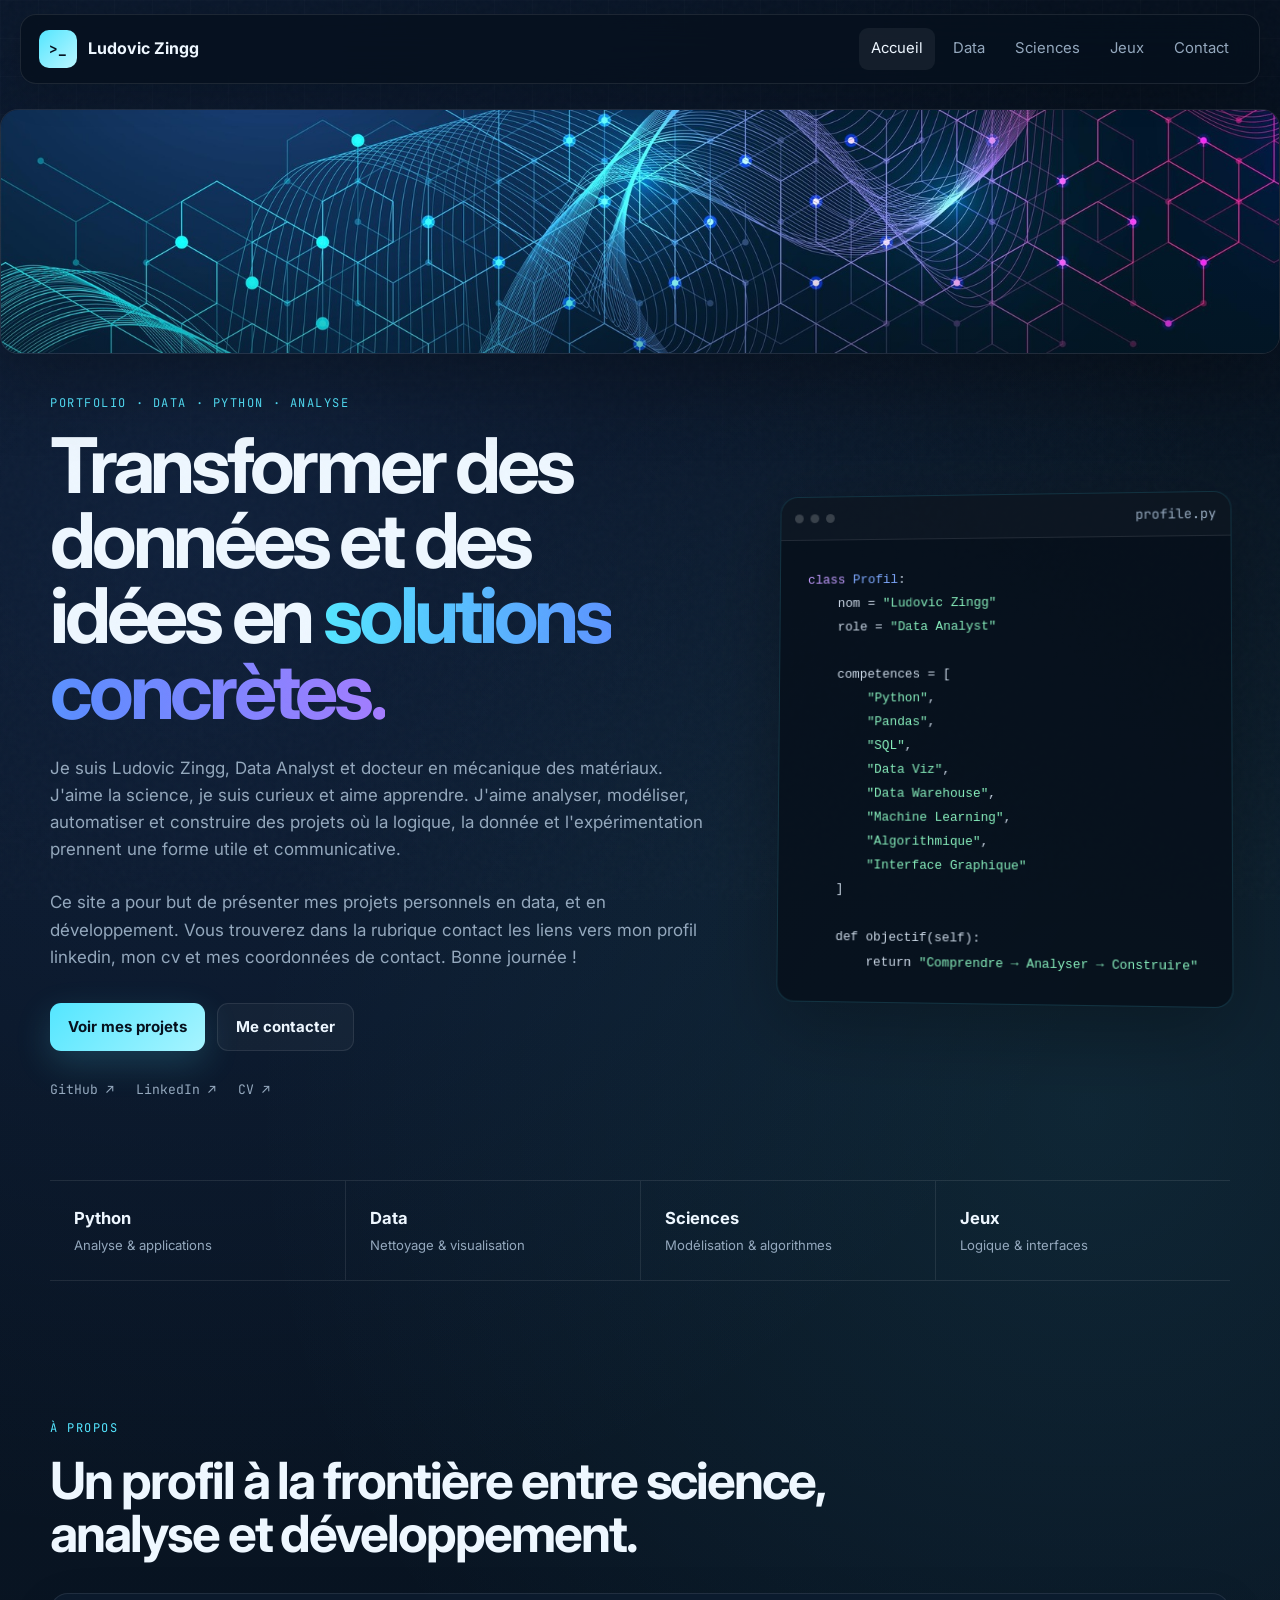
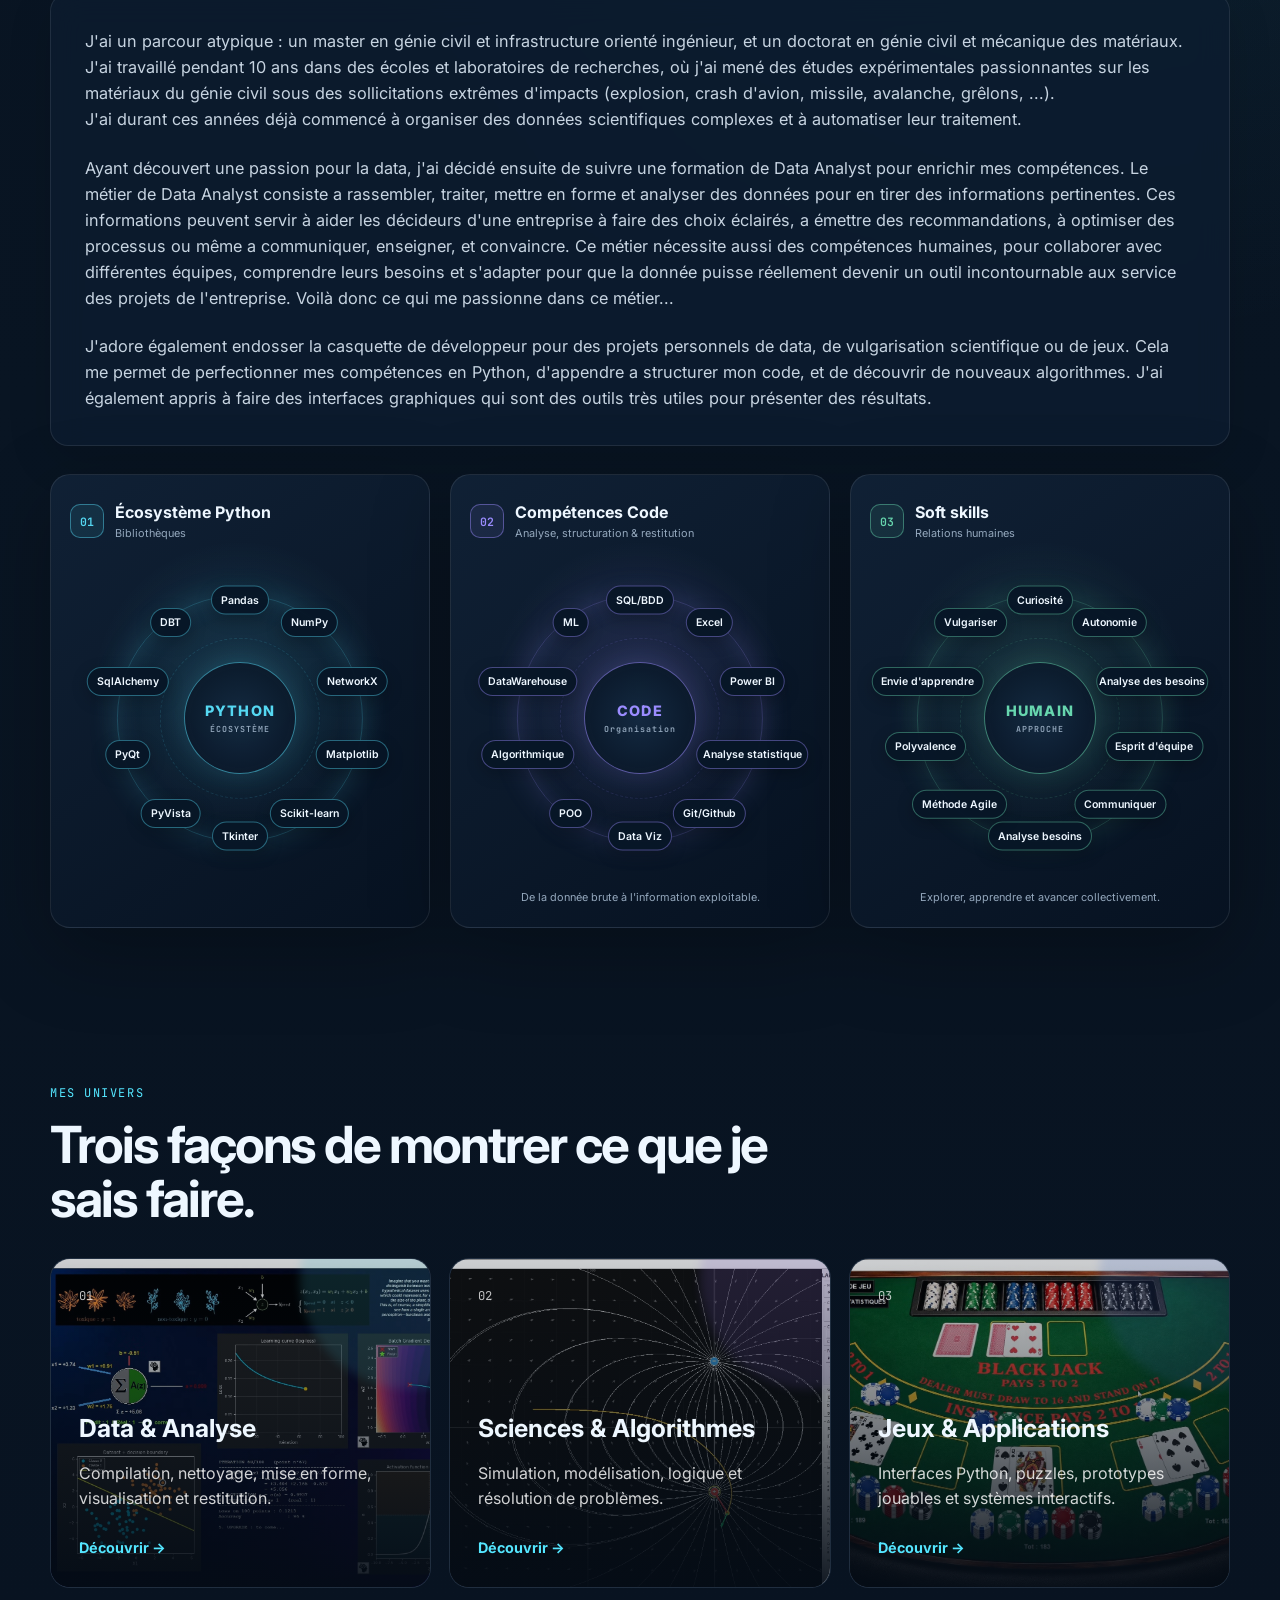
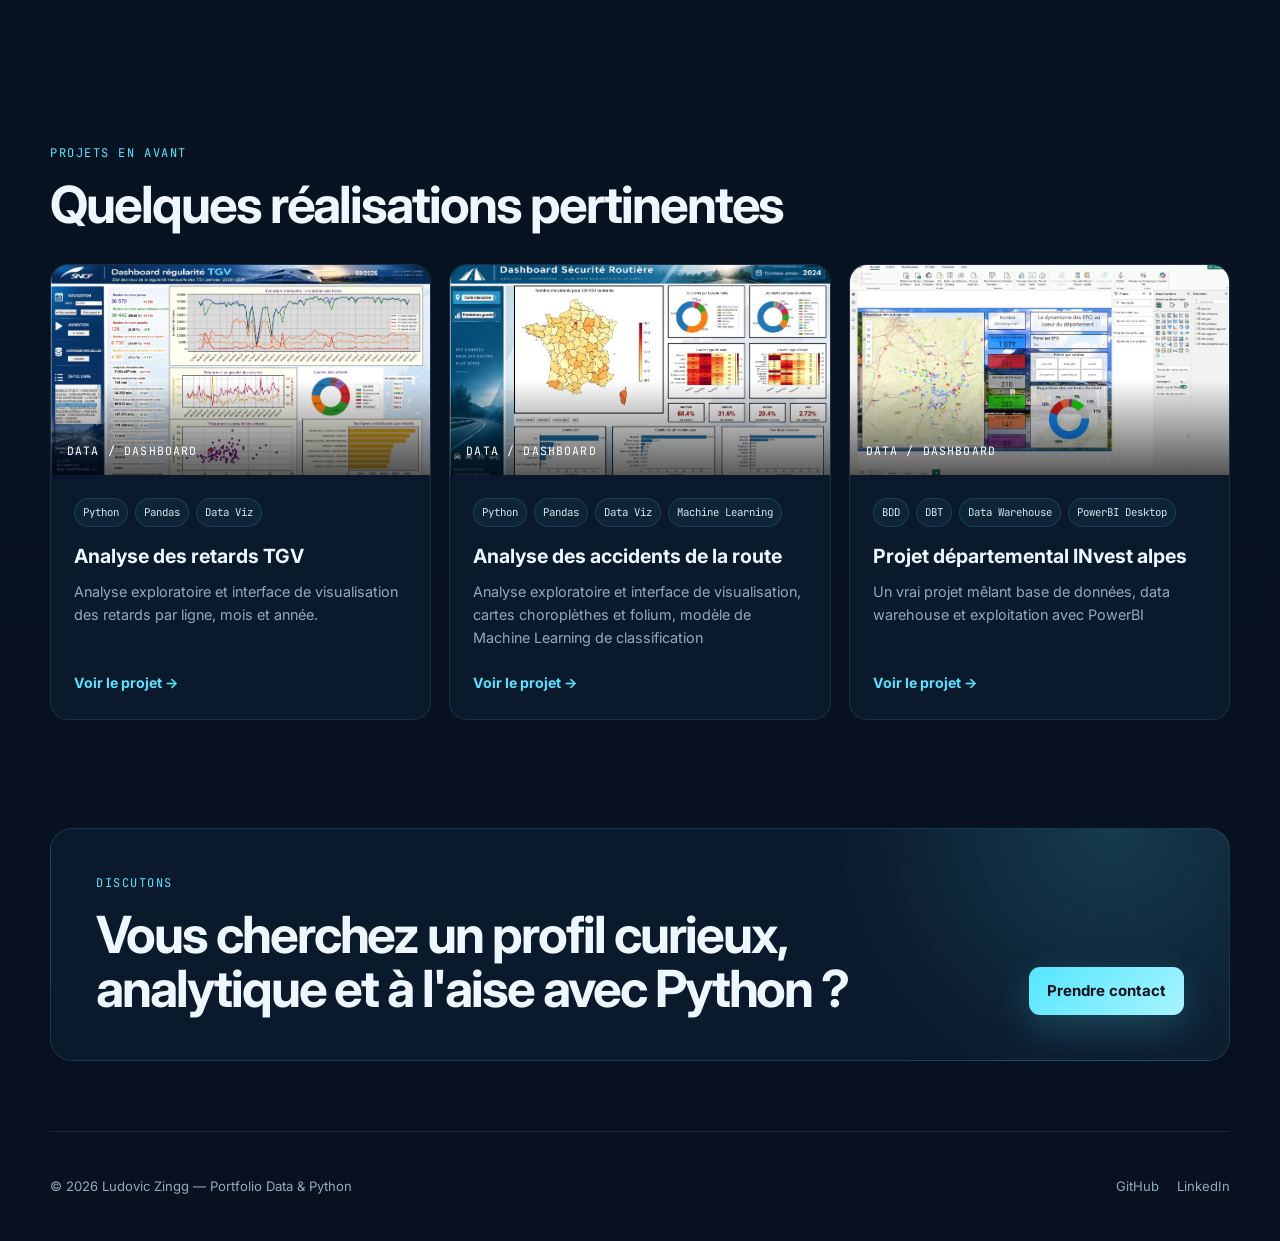
<file: index.html>
<!DOCTYPE html>
<html lang="fr">
<head>
  <meta charset="UTF-8">
  <meta name="viewport" content="width=device-width, initial-scale=1.0">
  <meta name="description" content="Portfolio Data Analyst et développeur Python : projets data, scientifiques et jeux.">
  <title>Ludovic ZINGG | Data Analyst & Docteur en Mécanique des Matériaux</title>
  <link rel="preconnect" href="https://fonts.googleapis.com">
  <link rel="preconnect" href="https://fonts.gstatic.com" crossorigin>
  <link href="https://fonts.googleapis.com/css2?family=Inter:wght@400;500;600;700;800&family=JetBrains+Mono:wght@400;600&display=swap" rel="stylesheet">
  <link rel="stylesheet" href="css/style.css">
  <link rel="stylesheet" href="css/skills-orbits.css">
  <script src="js/script.js" defer></script>
</head>
<body>
  <div class="noise"></div>

  <header class="site-header">
    <a class="brand" href="index.html">
      <span class="brand-mark">&gt;_</span>
      <span>Ludovic Zingg</span>
    </a>

    <button class="menu-toggle" aria-label="Ouvrir le menu" aria-expanded="false">☰</button>

    <nav class="main-nav">
      <a class="active" href="index.html">Accueil</a>
      <a href="data.html">Data</a>
      <a href="sciences.html">Sciences</a>
      <a href="jeux.html">Jeux</a>
      <a href="contact.html">Contact</a>
    </nav>
  </header>

  <main>
    <div class="top-banner container">
        <img src="assets/images/bandeau.jpg"
             alt="Bandeau illustré présentant mes univers">
    </div>
    <section class="hero container reveal">
      <div class="hero-copy">
        <p class="eyebrow">PORTFOLIO · DATA · PYTHON · ANALYSE</p>
        <h1>Transformer des données et des idées en <span class="accent">solutions concrètes.</span></h1>
        <p class="hero-text">
          Je suis Ludovic Zingg, Data Analyst et docteur en mécanique des matériaux. J'aime la science, je suis curieux et aime apprendre. J'aime analyser, modéliser,
          automatiser et construire des projets où la logique, la donnée et l'expérimentation
          prennent une forme utile et communicative.             
        </p>        
        <p class="hero-text">
          Ce site a pour but de présenter mes projets personnels en data, et en développement. Vous trouverez dans la rubrique contact les liens vers mon 
          profil linkedin, mon cv et mes coordonnées de contact. Bonne journée ! 
        </p>

        <div class="hero-actions">
          <a class="btn btn-primary" href="data.html">Voir mes projets</a>
          <a class="btn btn-secondary" href="contact.html">Me contacter</a>
        </div>

        <div class="quick-links">
          <a href="https://github.com/" target="_blank" rel="noreferrer">GitHub ↗</a>
          <a href="https://www.linkedin.com/" target="_blank" rel="noreferrer">LinkedIn ↗</a>
          <a href="assets/cv/CV_Ludovic_Zingg.pdf" target="_blank">CV ↗</a>
        </div>
      </div>

      <aside class="hero-panel">
        <div class="terminal">
          <div class="terminal-top">
            <span></span><span></span><span></span>
            <small>profile.py</small>
          </div>
          <pre><code><span class="code-purple">class</span> <span class="code-blue">Profil</span>:
    nom = <span class="code-green">"Ludovic Zingg"</span>
    role = <span class="code-green">"Data Analyst"</span>

    competences = [
        <span class="code-green">"Python"</span>,
        <span class="code-green">"Pandas"</span>,
        <span class="code-green">"SQL"</span>,
        <span class="code-green">"Data Viz"</span>,
        <span class="code-green">"Data Warehouse"</span>,
        <span class="code-green">"Machine Learning"</span>,
        <span class="code-green">"Algorithmique"</span>,        
        <span class="code-green">"Interface Graphique"</span>
    ]

    def objectif(self):
        return <span class="code-green">"Comprendre → Analyser → Construire"</span></code></pre>
        </div>
      </aside>
    </section>

    <section class="stats container reveal">
      <div><strong>Python</strong><span>Analyse & applications</span></div>
      <div><strong>Data</strong><span>Nettoyage & visualisation</span></div>
      <div><strong>Sciences</strong><span>Modélisation & algorithmes</span></div>
      <div><strong>Jeux</strong><span>Logique & interfaces</span></div>
    </section>

    <section class="section container reveal">
      <div class="section-heading">
        <p class="eyebrow">À PROPOS</p>
        <h2>Un profil à la frontière entre science, analyse et développement.</h2>
      </div>

      <div class="about-grid">
        <div class="glass-card">
          <p>
          J'ai un parcour atypique : un master en génie civil et infrastructure orienté ingénieur, et un doctorat en génie civil et mécanique des matériaux.
          J'ai travaillé pendant 10 ans dans des écoles et laboratoires de recherches, où j'ai mené des études expérimentales passionnantes sur les matériaux
           du génie civil sous des sollicitations extrêmes d'impacts (explosion, crash d'avion, missile, avalanche, grêlons, ...). <br>
           J'ai durant ces années déjà commencé à organiser des données scientifiques complexes et à automatiser leur traitement.
          </p>
          <p>
            Ayant découvert une passion pour la data, j'ai décidé ensuite de suivre une formation de Data Analyst pour enrichir mes compétences.
            Le métier de Data Analyst consiste a rassembler, traiter, mettre en forme et analyser des données pour en tirer des informations pertinentes. Ces informations peuvent servir à aider 
            les décideurs d'une entreprise à faire des choix éclairés, a émettre des recommandations, à optimiser des processus ou même a communiquer, enseigner, et convaincre. 
            Ce métier nécessite aussi des compétences humaines, pour collaborer avec différentes équipes, comprendre leurs besoins et s'adapter pour que la donnée puisse réellement devenir un outil 
            incontournable aux service des projets de l'entreprise. Voilà donc ce qui me passionne dans ce métier...
          </p>
          <p>
            J'adore également endosser la casquette de développeur pour des projets personnels de data, de vulgarisation scientifique ou de jeux. Cela me permet de perfectionner mes compétences 
            en Python, d'appendre a structurer mon code, et de découvrir de nouveaux algorithmes. J'ai également appris à faire des interfaces graphiques qui sont des outils très utiles pour présenter 
            des résultats.            
          </p>
        </div>

        <div class="skills-orbits">

          <!-- PÔLE 1 : PYTHON -->
          <article class="skill-orbit-card python-orbit">
            <div class="skill-orbit-heading">
              <span class="skill-orbit-number">01</span>
              <div>
                <h3>Écosystème Python</h3>
                <p>Bibliothèques</p>
              </div>
            </div>

            <div class="skill-orbit" aria-label="Compétences Python disposées autour du cercle">
              <span class="skill-orbit-center">
                <strong>PYTHON</strong>
                <small>ÉCOSYSTÈME</small>
              </span>
              <span class="orbit-skill" style="--angle: 0deg">Pandas</span>
              <span class="orbit-skill" style="--angle: 36deg">NumPy</span>
              <span class="orbit-skill" style="--angle: 72deg">NetworkX</span>
              <span class="orbit-skill" style="--angle: 108deg">Matplotlib</span>
              <span class="orbit-skill" style="--angle: 144deg">Scikit-learn</span>
              <span class="orbit-skill" style="--angle: 180deg">Tkinter</span>
              <span class="orbit-skill" style="--angle: 216deg">PyVista</span>
              <span class="orbit-skill" style="--angle: 252deg">PyQt</span>
              <span class="orbit-skill" style="--angle: 288deg">SqlAlchemy</span>
              <span class="orbit-skill" style="--angle: 324deg">DBT</span>
            </div>

          
          </article>

          <!-- PÔLE 2 : DATA -->
          <article class="skill-orbit-card data-orbit">
            <div class="skill-orbit-heading">
              <span class="skill-orbit-number">02</span>
              <div>
                <h3>Compétences Code</h3>
                <p>Analyse, structuration & restitution</p>
              </div>
            </div>

            <div class="skill-orbit" aria-label="Compétences Data disposées autour du cercle">
              <span class="skill-orbit-center">
                <strong>CODE</strong>
                <small>Organisation</small>
              </span>
              <span class="orbit-skill" style="--angle: 0deg">SQL/BDD</span>
              <span class="orbit-skill" style="--angle: 36deg">Excel</span>
              <span class="orbit-skill" style="--angle: 72deg">Power BI</span>
              <span class="orbit-skill" style="--angle: 108deg">Analyse statistique</span>
              <span class="orbit-skill" style="--angle: 144deg">Git/Github</span>
              <span class="orbit-skill" style="--angle: 180deg">Data Viz</span>
              <span class="orbit-skill" style="--angle: 216deg">POO</span>
              <span class="orbit-skill" style="--angle: 252deg">Algorithmique</span>
              <span class="orbit-skill" style="--angle: 288deg">DataWarehouse</span>
              <span class="orbit-skill" style="--angle: 324deg">ML</span>
            </div>

            <p class="skill-orbit-note">De la donnée brute à l'information exploitable.</p>
          </article>

          <!-- PÔLE 3 : SOFT SKILLS -->
          <article class="skill-orbit-card soft-orbit">
            <div class="skill-orbit-heading">
              <span class="skill-orbit-number">03</span>
              <div>
                <h3>Soft skills</h3>
                <p>Relations humaines</p>
              </div>
            </div>

            <div class="skill-orbit" aria-label="Qualités professionnelles disposées autour du cercle">
              <span class="skill-orbit-center">
                <strong>HUMAIN</strong>
                <small>APPROCHE</small>
              </span>
              <span class="orbit-skill" style="--angle: 0deg">Curiosité</span>
              <span class="orbit-skill" style="--angle: 36deg">Autonomie</span>
              <span class="orbit-skill" style="--angle: 72deg">Analyse des besoins</span>
              <span class="orbit-skill" style="--angle: 104deg">Esprit d'équipe</span>
              <span class="orbit-skill" style="--angle: 137deg">Communiquer</span>
              <span class="orbit-skill" style="--angle: 180deg">Analyse besoins</span>
              <span class="orbit-skill" style="--angle: 223deg">Méthode Agile</span>
              <span class="orbit-skill" style="--angle: 256deg">Polyvalence</span>
              <span class="orbit-skill" style="--angle: 288deg">Envie d'apprendre</span>
              <span class="orbit-skill" style="--angle: 324deg">Vulgariser</span>
            </div>

            <p class="skill-orbit-note">Explorer, apprendre et avancer collectivement.</p>
          </article>

        </div>
      </div>
    </section>

    <section class="section container reveal">
      <div class="section-heading split-heading">
        <div>
          <p class="eyebrow">MES UNIVERS</p>
          <h2>Trois façons de montrer ce que je sais faire.</h2>
        </div>
      </div>

      <div class="universe-grid">

          <a class="universe-card data-card" href="data.html#data">
              <img src="assets/images/univers_data.jpg" alt="">

              <span class="card-index">01</span>
              <h3>Data & Analyse</h3>
              <p>Compilation, nettoyage, mise en forme, visualisation et restitution.</p>
              <span class="arrow">Découvrir →</span>
          </a>

          <a class="universe-card science-card" href="sciences.html#projets-sciences">
              <img src="assets/images/univers_science.jpg" alt="">

              <span class="card-index">02</span>
              <h3>Sciences & Algorithmes</h3>
              <p>Simulation, modélisation, logique et résolution de problèmes.</p>
              <span class="arrow">Découvrir →</span>
          </a>

          <a class="universe-card game-card" href="jeux.html">
              <img src="assets/images/univers_jeux.jpg" alt="">

              <span class="card-index">03</span>
              <h3>Jeux & Applications</h3>
              <p>Interfaces Python, puzzles, prototypes jouables et systèmes interactifs.</p>
              <span class="arrow">Découvrir →</span>
          </a>

      </div>
    </section>

    <section class="section container reveal">
      <div class="section-heading">
        <p class="eyebrow">PROJETS EN AVANT</p>
        <h2>Quelques réalisations pertinentes</h2>
      </div>

      <div class="featured-grid">
        <article class="project-card">
          <div class="project-visual">
            <img src="assets/images/retard_tgv.jpg"
                alt="Dashboard d'analyse des retards TGV">
            <span>DATA / DASHBOARD</span>
          </div>
          <div class="project-body">
            <div class="tags"><span>Python</span><span>Pandas</span><span>Data Viz</span></div>
            <h3>Analyse des retards TGV</h3>
            <p>Analyse exploratoire et interface de visualisation des retards par ligne, mois et année.</p>
            <a href="data.html#data_tgv">Voir le projet →</a>
          </div>
        </article>

        <article class="project-card">
          <div class="project-visual">
            <img src="assets/images/securite_routiere.jpg"
                alt="Dashboard d'analyse des accidents de la route">
            <span>DATA / DASHBOARD</span>
          </div>
          <div class="project-body">
            <div class="tags"><span>Python</span><span>Pandas</span><span>Data Viz</span><span>Machine Learning</span></div>
            <h3>Analyse des accidents de la route</h3>
            <p>Analyse exploratoire et interface de visualisation, cartes choroplèthes et folium, modèle de Machine Learning de classification</p>
            <a href="data.html#data_accidents">Voir le projet →</a>
          </div>
        </article>

        <article class="project-card">
          <div class="project-visual">
            <img src="assets/images/invest_alpes.jpg"
                alt="Dashboard projet BI INvest Alps">
            <span>DATA / DASHBOARD</span>
          </div>
          <div class="project-body">
            <div class="tags"><span>BDD</span><span>DBT</span><span>Data Warehouse</span><span>PowerBI Desktop</span></div>
            <h3>Projet départemental INvest alpes</h3>
            <p>Un vrai projet mêlant base de données, data warehouse et exploitation avec PowerBI</p>
            <a href="data.html#data_invest">Voir le projet →</a>
          </div>
        </article>
      </div>
    </section>

    <section class="cta container reveal">
      <div>
        <p class="eyebrow">DISCUTONS</p>
        <h2>Vous cherchez un profil curieux, analytique et à l'aise avec Python ?</h2>
      </div>
      <a class="btn btn-primary" href="contact.html">Prendre contact</a>
    </section>
  </main>

  <footer class="site-footer container">
    <p>© <span id="year"></span> Ludovic Zingg — Portfolio Data & Python</p>
    <div>
      <a href="https://github.com/" target="_blank" rel="noreferrer">GitHub</a>
      <a href="https://www.linkedin.com/" target="_blank" rel="noreferrer">LinkedIn</a>
    </div>
  </footer>
</body>
</html>
</file>
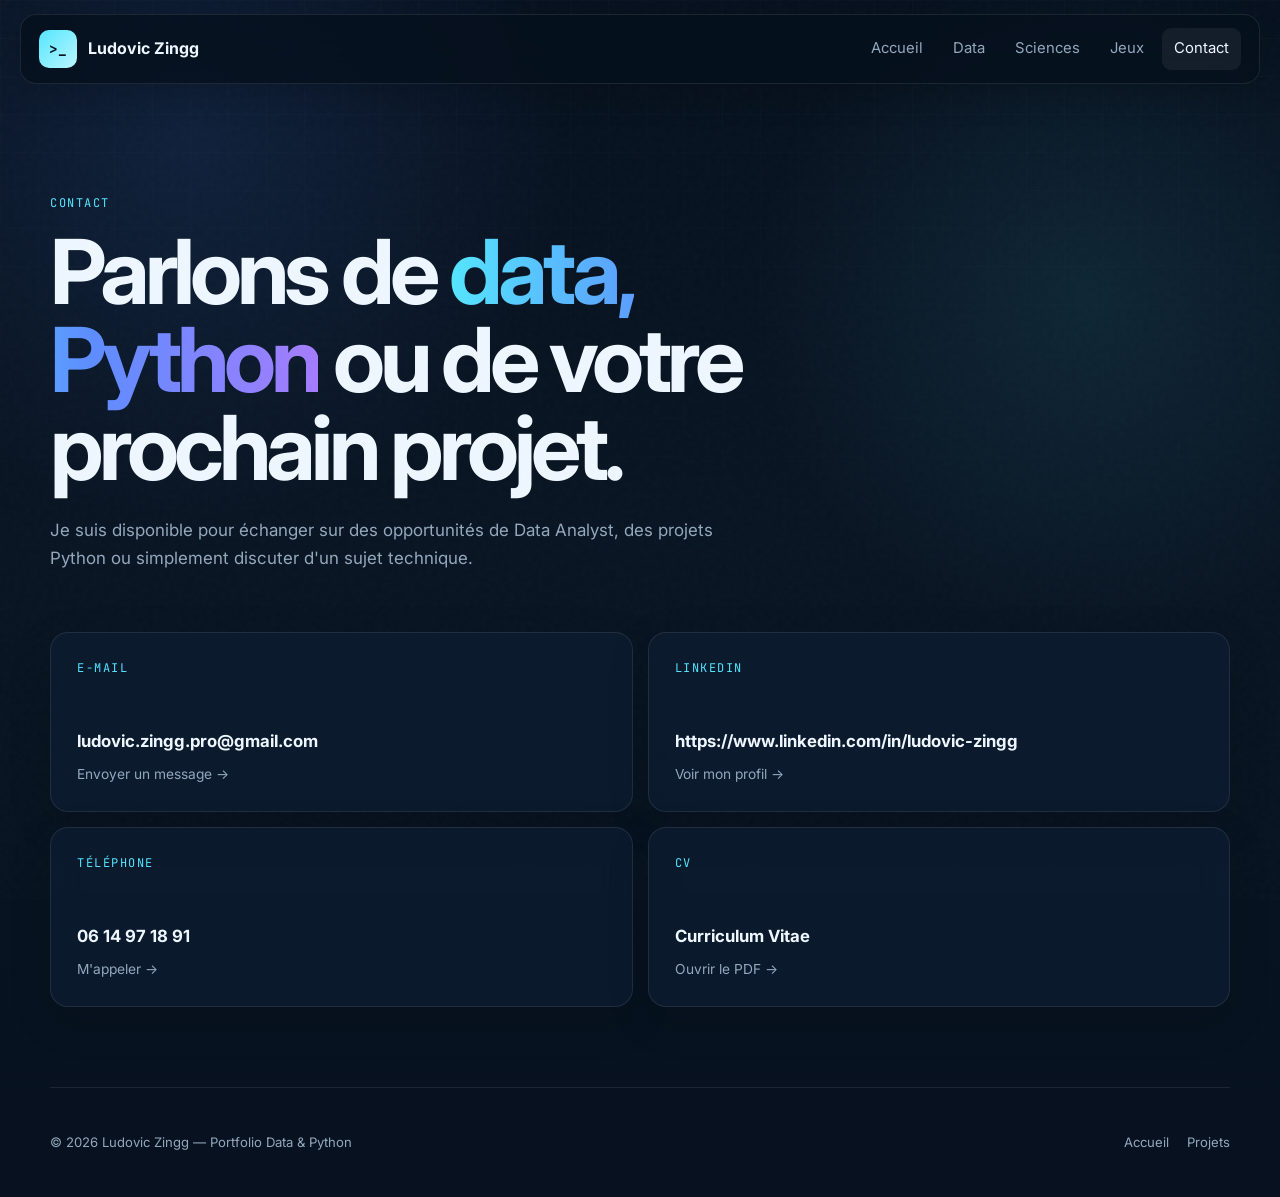
<file: contact.html>
<!DOCTYPE html>
<html lang="fr">
<head>
  <meta charset="UTF-8">
  <meta name="viewport" content="width=device-width, initial-scale=1.0">
  <meta name="description" content="Contact de Ludo Zingg, Data Analyst et développeur Python.">
  <title>Contact | Ludovic Zingg</title>
  <link rel="preconnect" href="https://fonts.googleapis.com">
  <link rel="preconnect" href="https://fonts.gstatic.com" crossorigin>
  <link href="https://fonts.googleapis.com/css2?family=Inter:wght@400;500;600;700;800&family=JetBrains+Mono:wght@400;600&display=swap" rel="stylesheet">
  <link rel="stylesheet" href="css/style.css">
  <script src="js/script.js" defer></script>
</head>
<body>
  <div class="noise"></div>

  <header class="site-header">
    <a class="brand" href="index.html"><span class="brand-mark">&gt;_</span><span>Ludovic Zingg</span></a>
    <button class="menu-toggle" aria-label="Ouvrir le menu" aria-expanded="false">☰</button>
    <nav class="main-nav">
      <a href="index.html">Accueil</a>
      <a href="data.html">Data</a>
      <a href="sciences.html">Sciences</a>
      <a href="jeux.html">Jeux</a>
      <a class="active" href="contact.html">Contact</a>
    </nav>
  </header>

  <main>
    <section class="contact-page container reveal">
      <div>
        <p class="eyebrow">CONTACT</p>
        <h1>Parlons de <span class="accent">data, Python</span> ou de votre prochain projet.</h1>
        <p class="hero-text">
          Je suis disponible pour échanger sur des opportunités de Data Analyst,
          des projets Python ou simplement discuter d'un sujet technique.
        </p>
      </div>

      <div class="contact-grid">
        <a class="contact-card" href="mailto:ludovic.zingg.pro@gmail.com">
          <span class="contact-label">E-MAIL</span>
          <strong>ludovic.zingg.pro@gmail.com</strong>
          <span>Envoyer un message →</span>
        </a>

        <a class="contact-card" href="https://www.linkedin.com/in/ludovic-zingg" target="_blank" rel="noreferrer">
          <span class="contact-label">LINKEDIN</span>
          <strong>https://www.linkedin.com/in/ludovic-zingg</strong>
          <span>Voir mon profil →</span>
        </a>

        <a class="contact-card" href="tel:+33614971891">
            <span class="contact-label">TÉLÉPHONE</span>
            <strong>06 14 97 18 91</strong>
            <span>M'appeler →</span>
        </a>

        <a class="contact-card" href="assets/cv/CV_Ludovic_Zingg.pdf" target="_blank">
          <span class="contact-label">CV</span>
          <strong>Curriculum Vitae</strong>
          <span>Ouvrir le PDF →</span>
        </a>
      </div>

      
    </section>
  </main>

  <footer class="site-footer container">
    <p>© <span id="year"></span> Ludovic Zingg — Portfolio Data & Python</p>
    <div><a href="index.html">Accueil</a><a href="sciences-data.html">Projets</a></div>
  </footer>
</body>
</html>
</file>
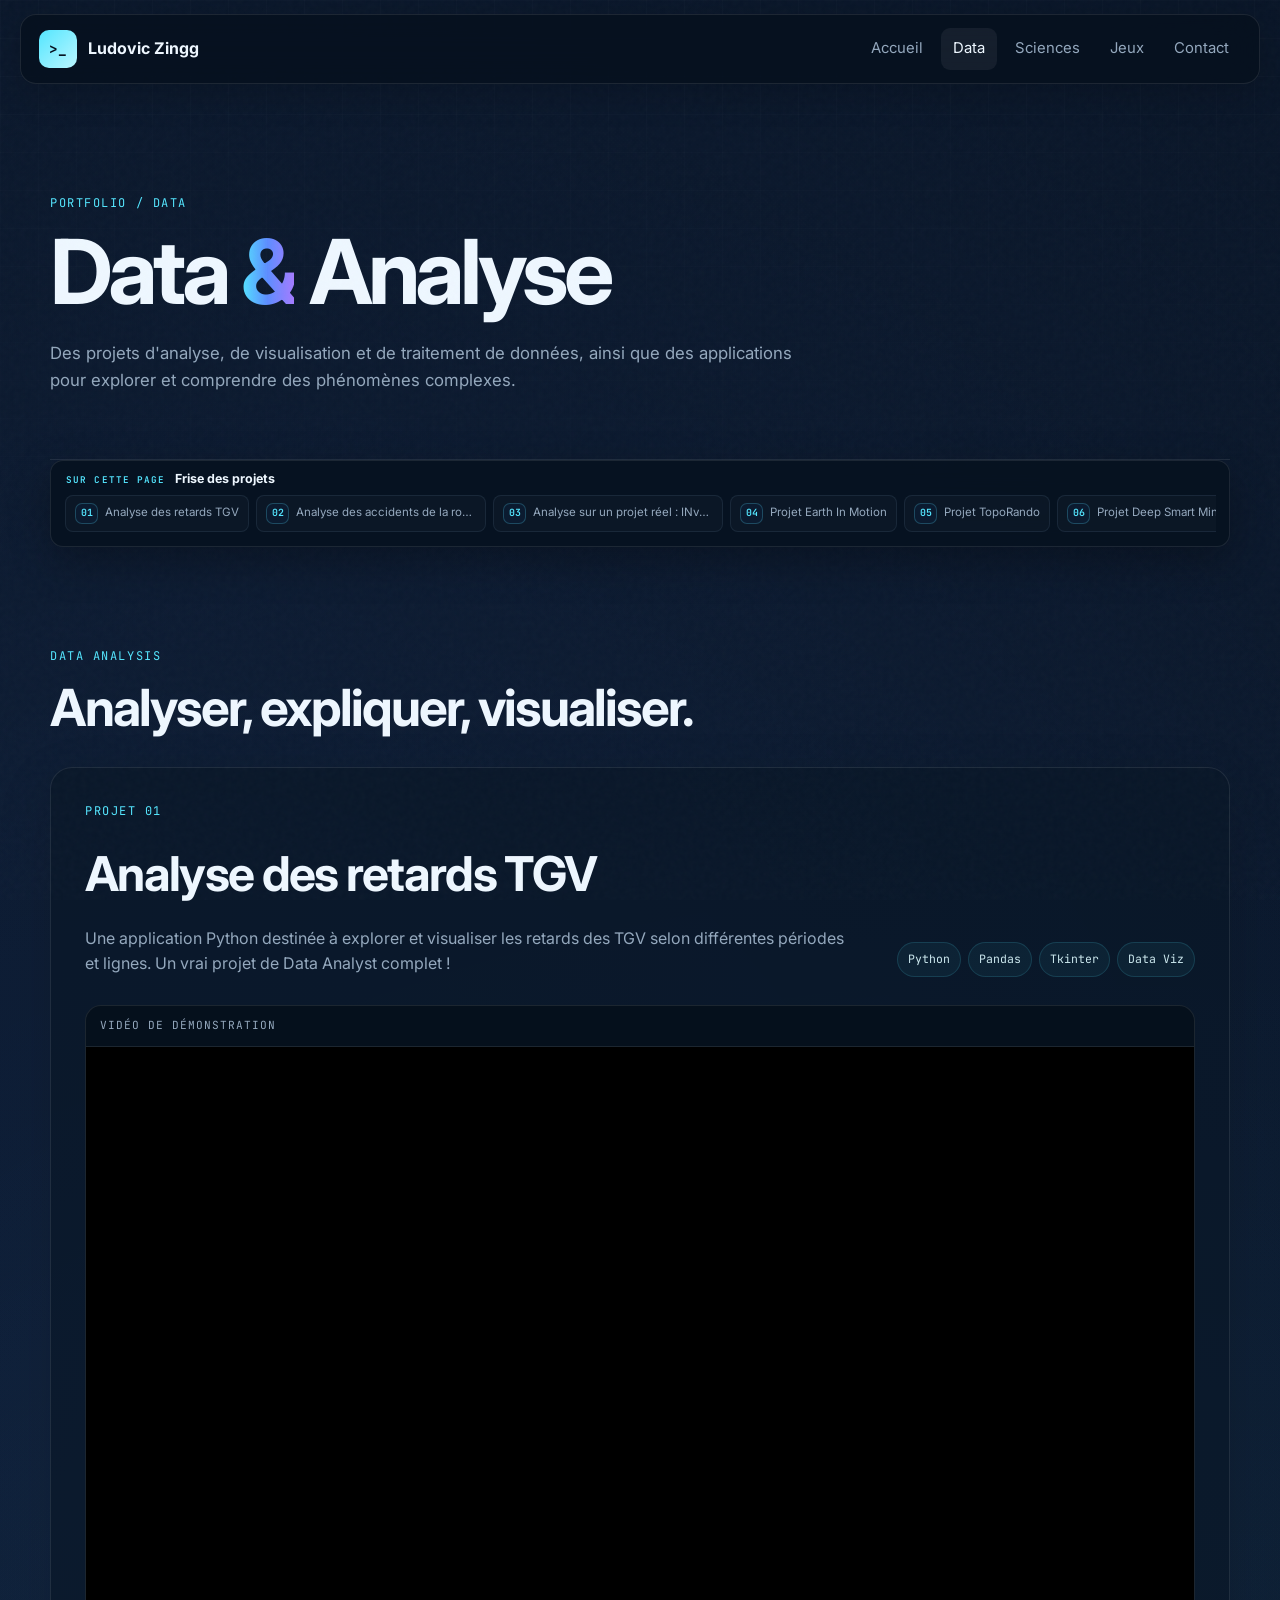
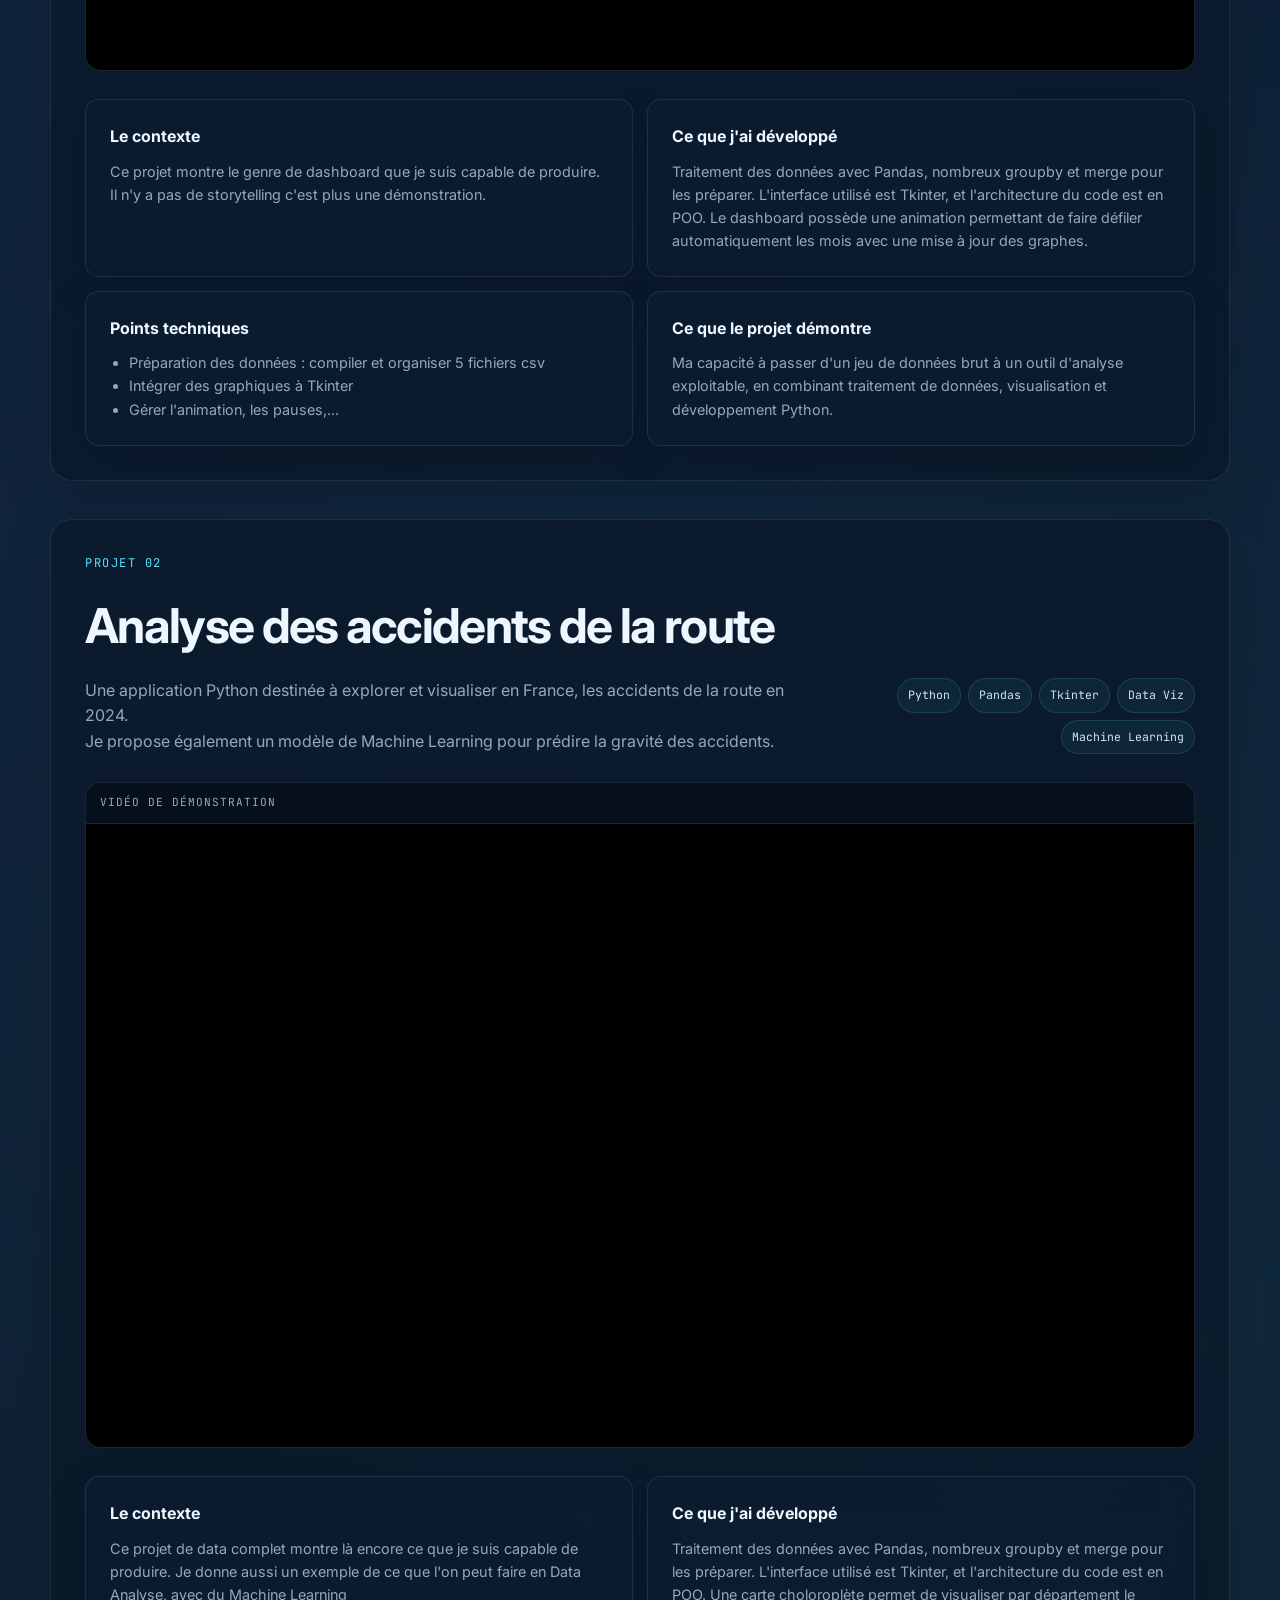
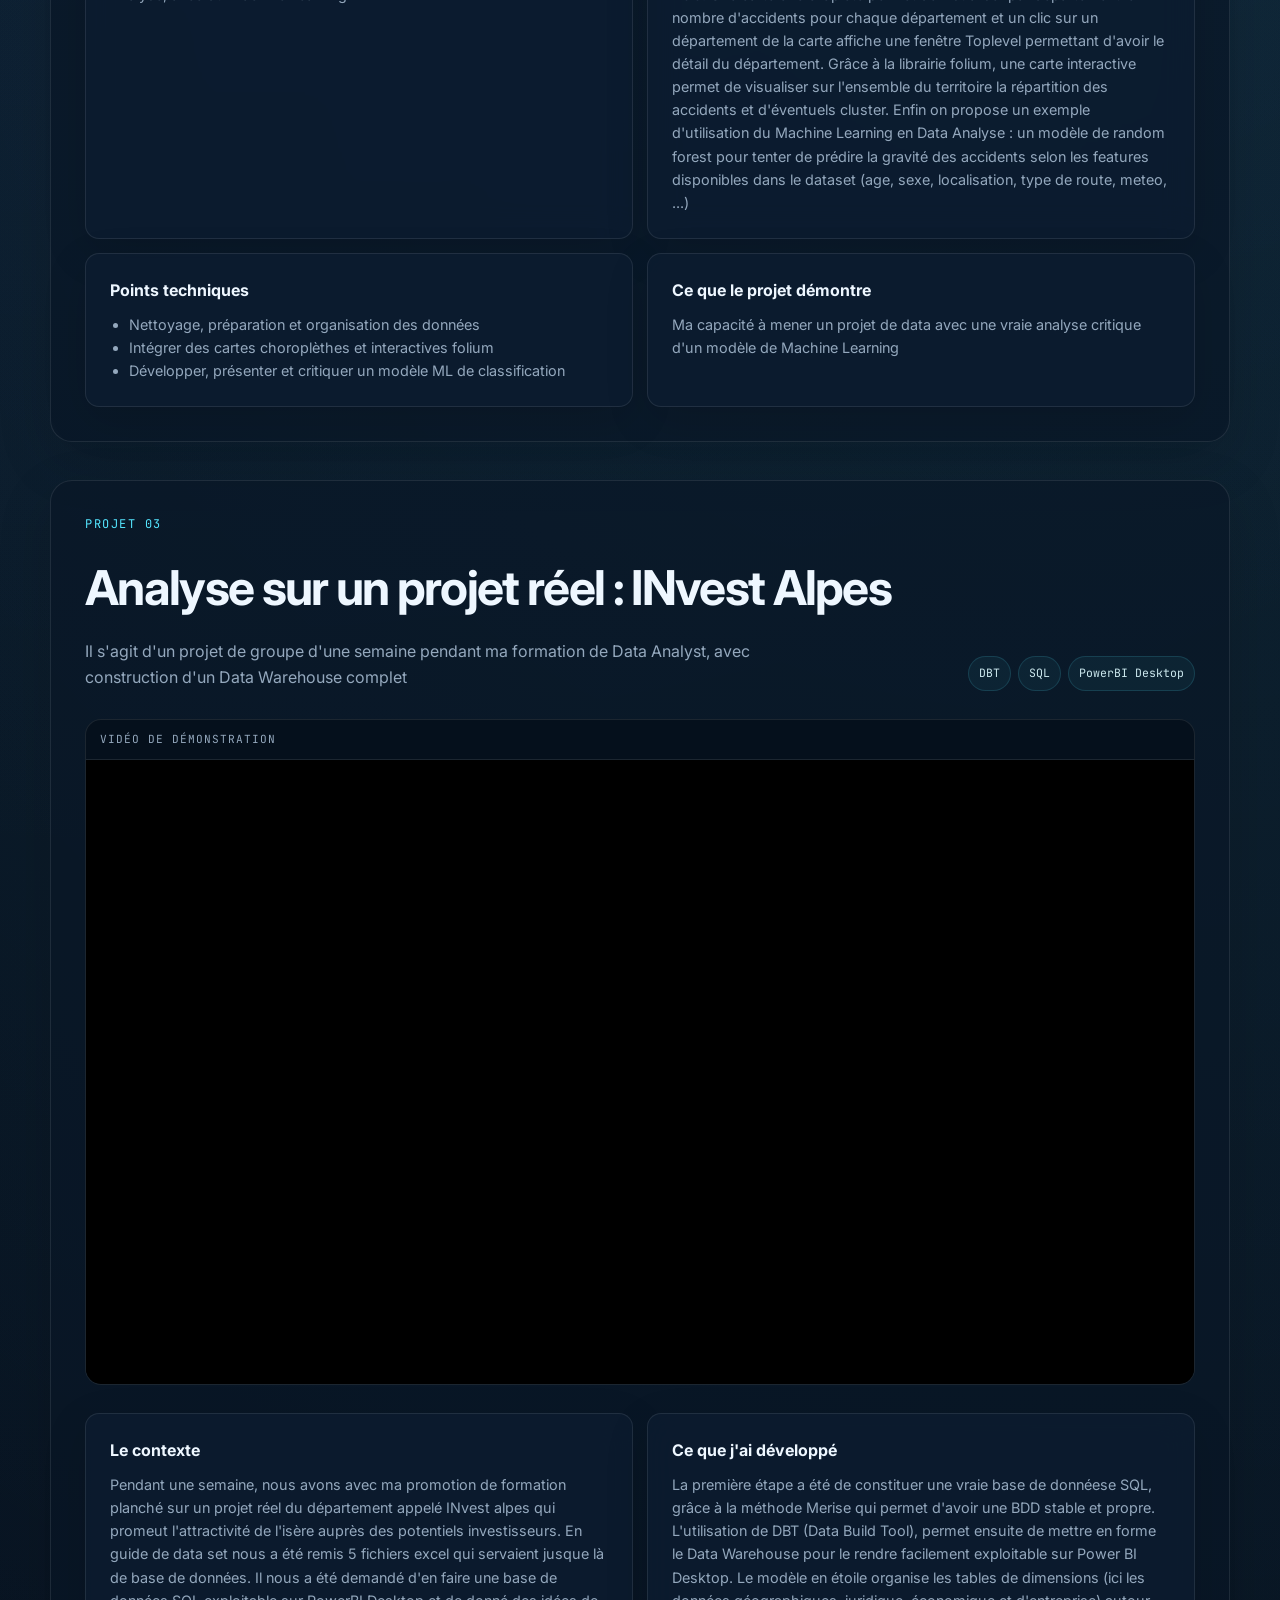
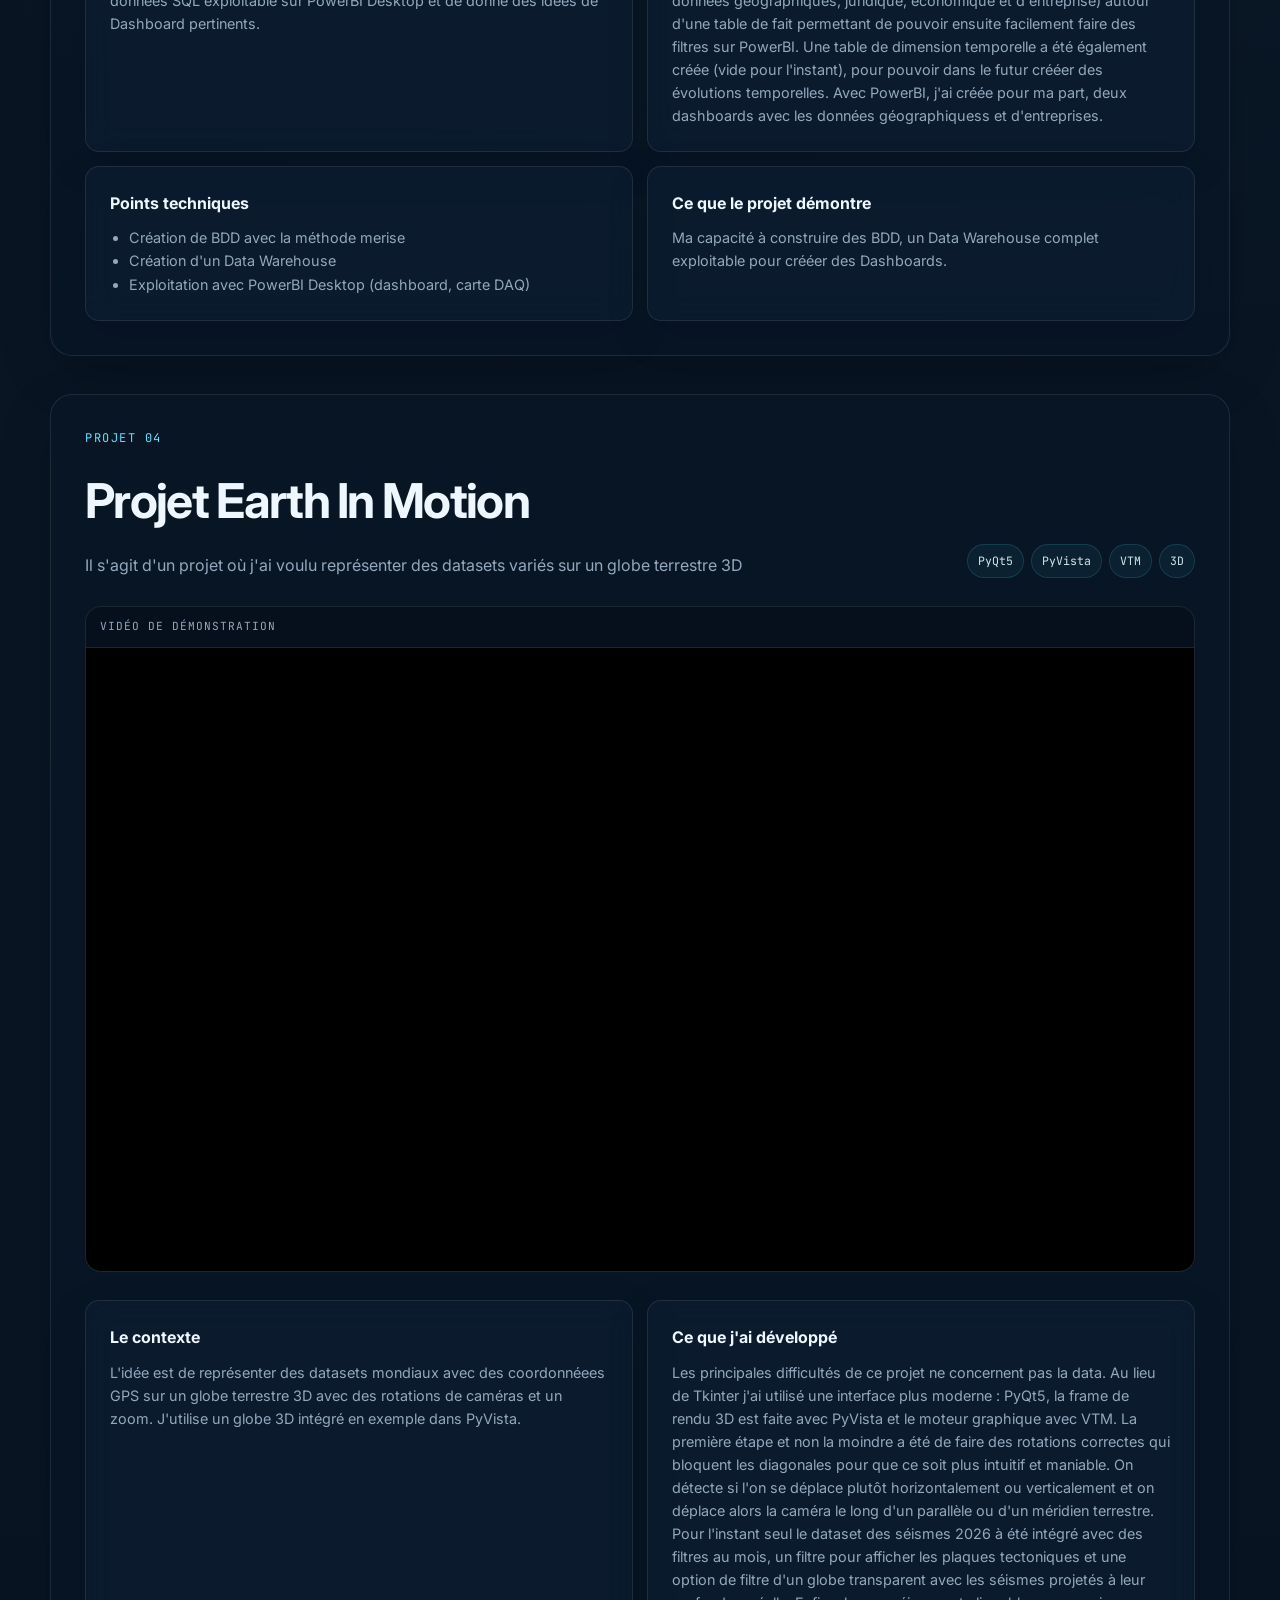
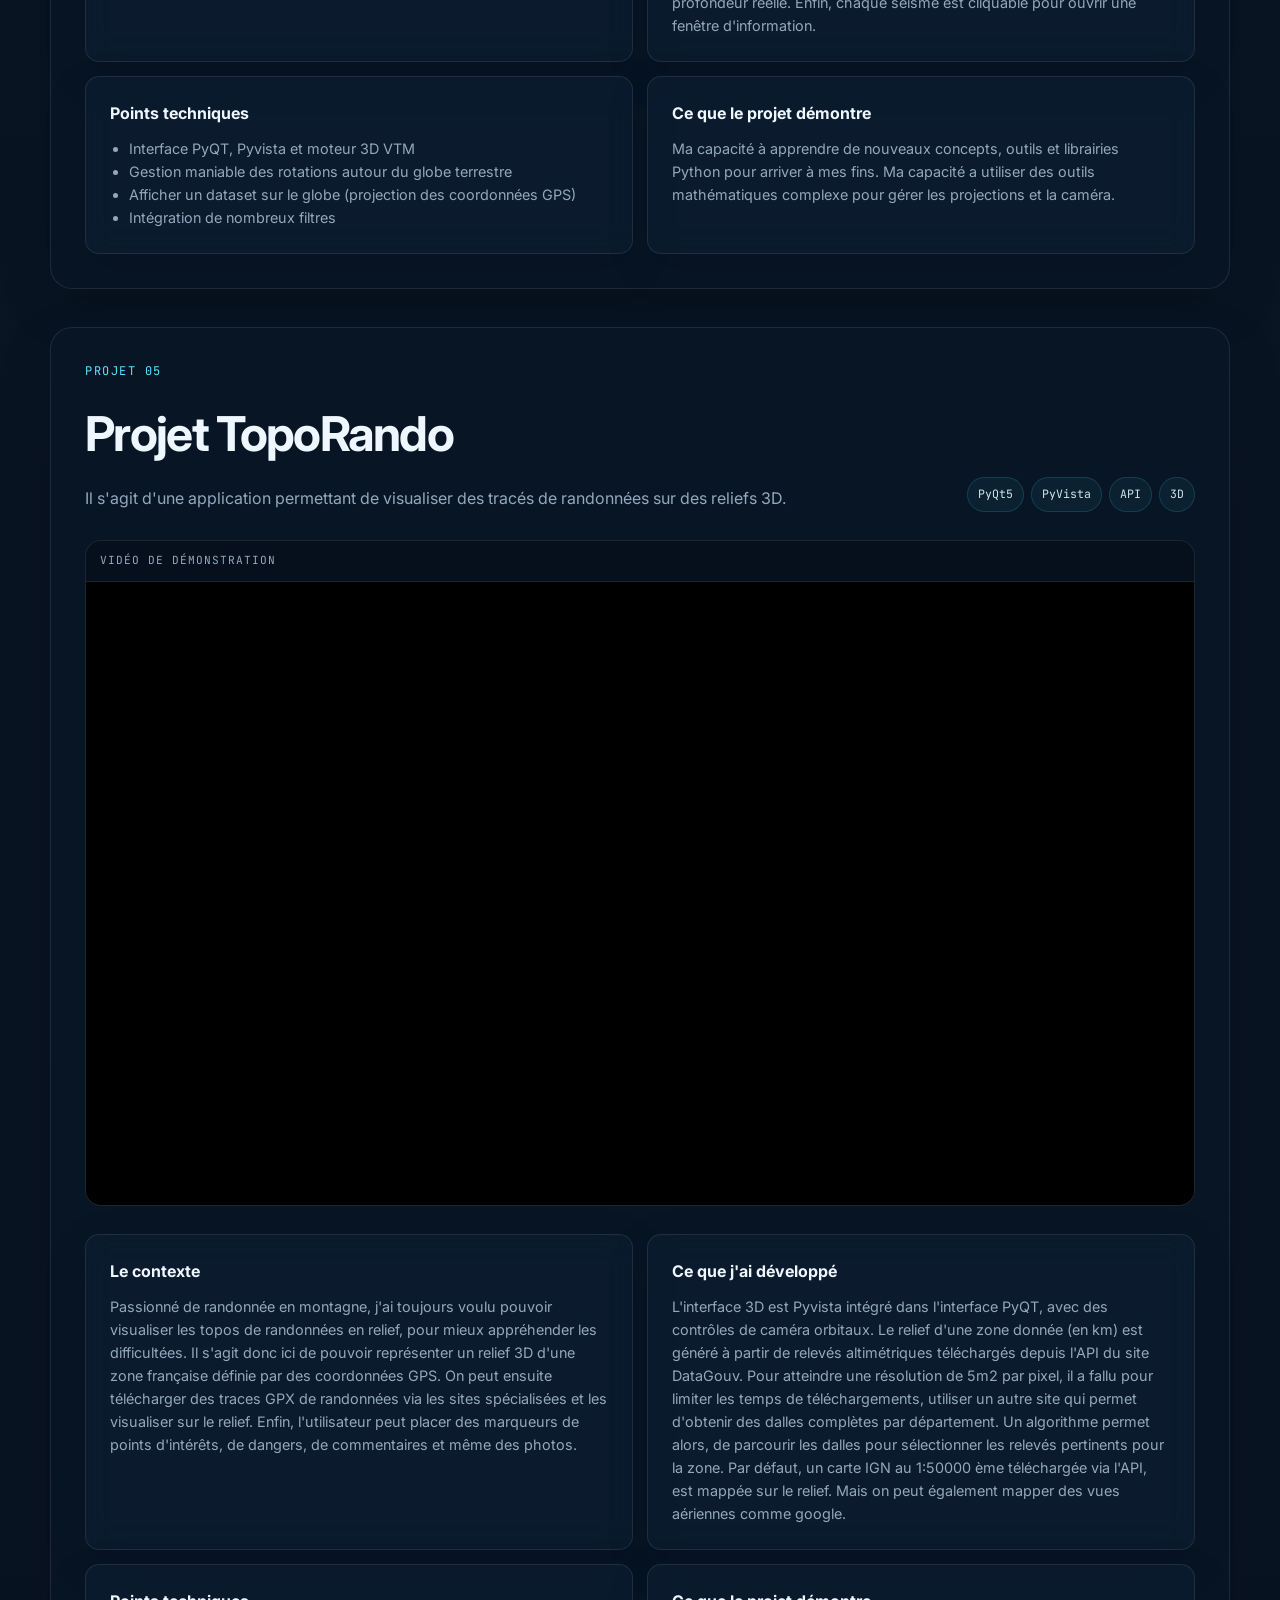
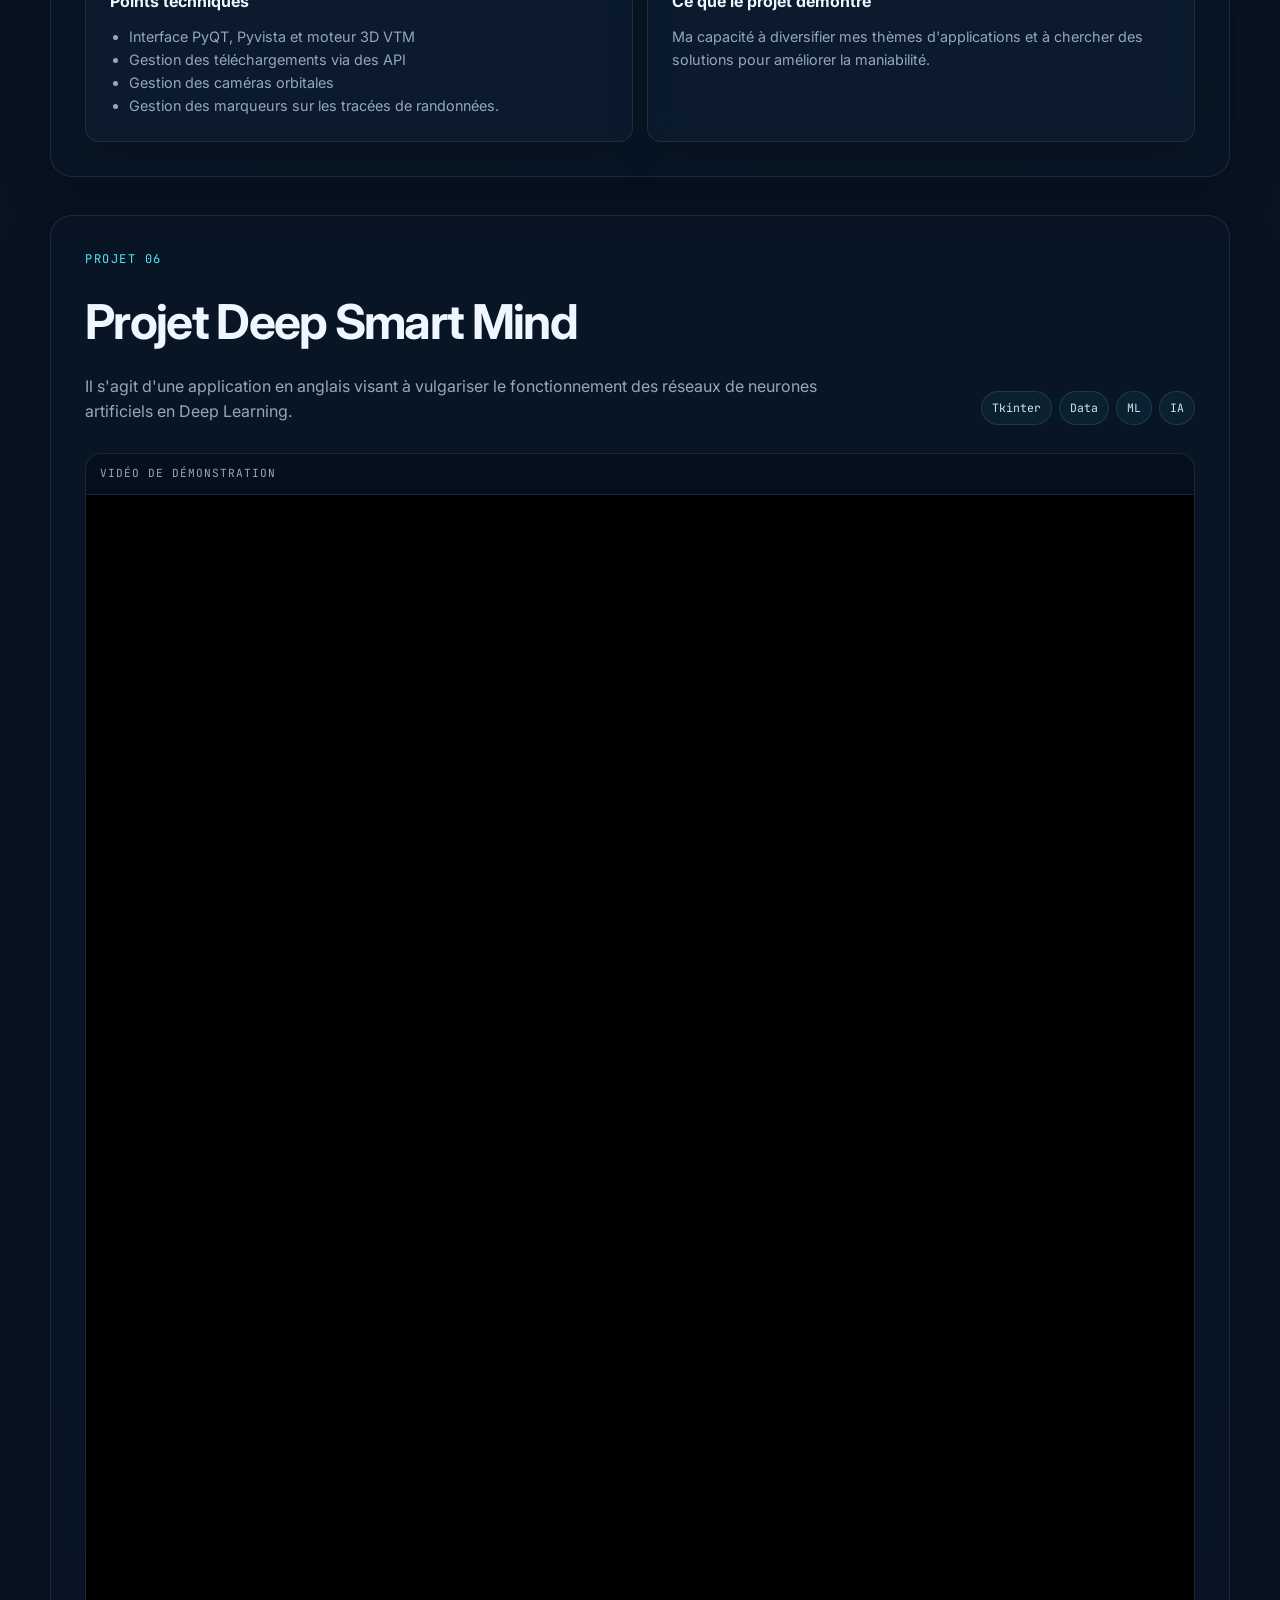
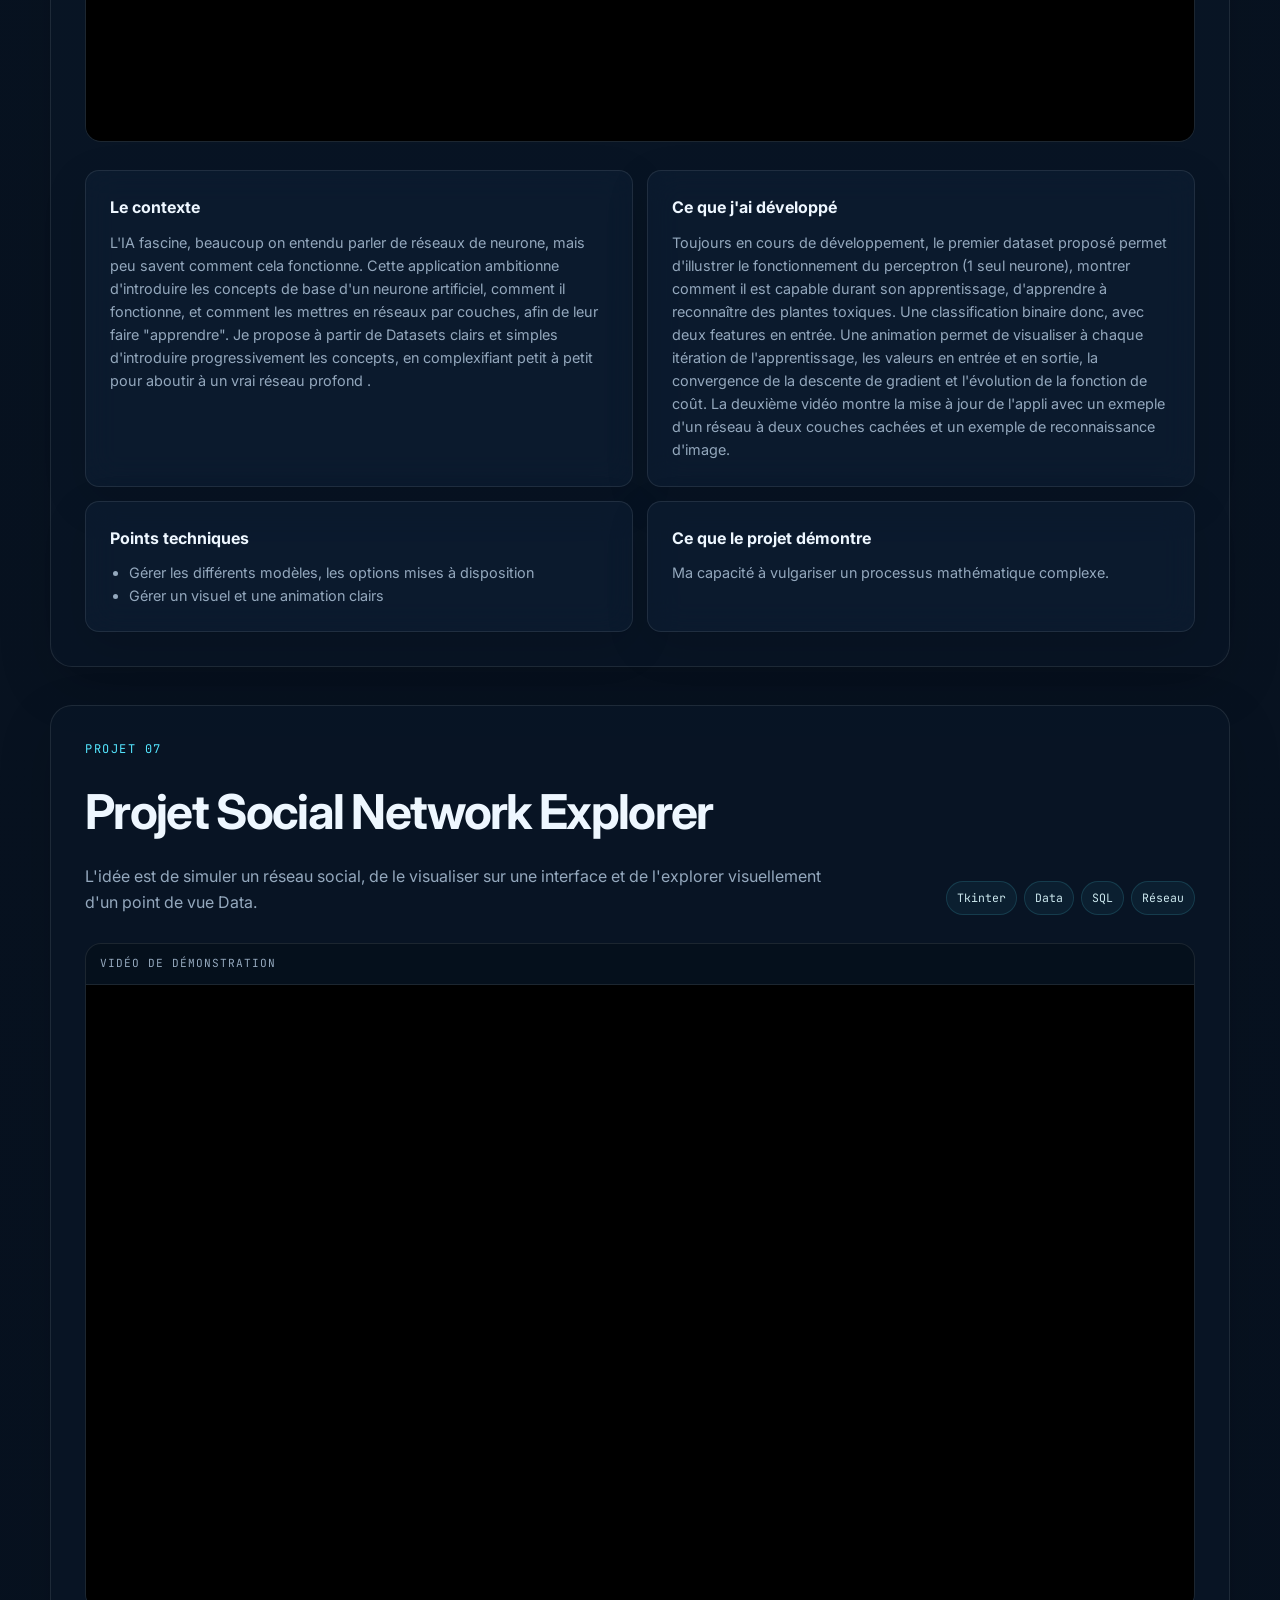
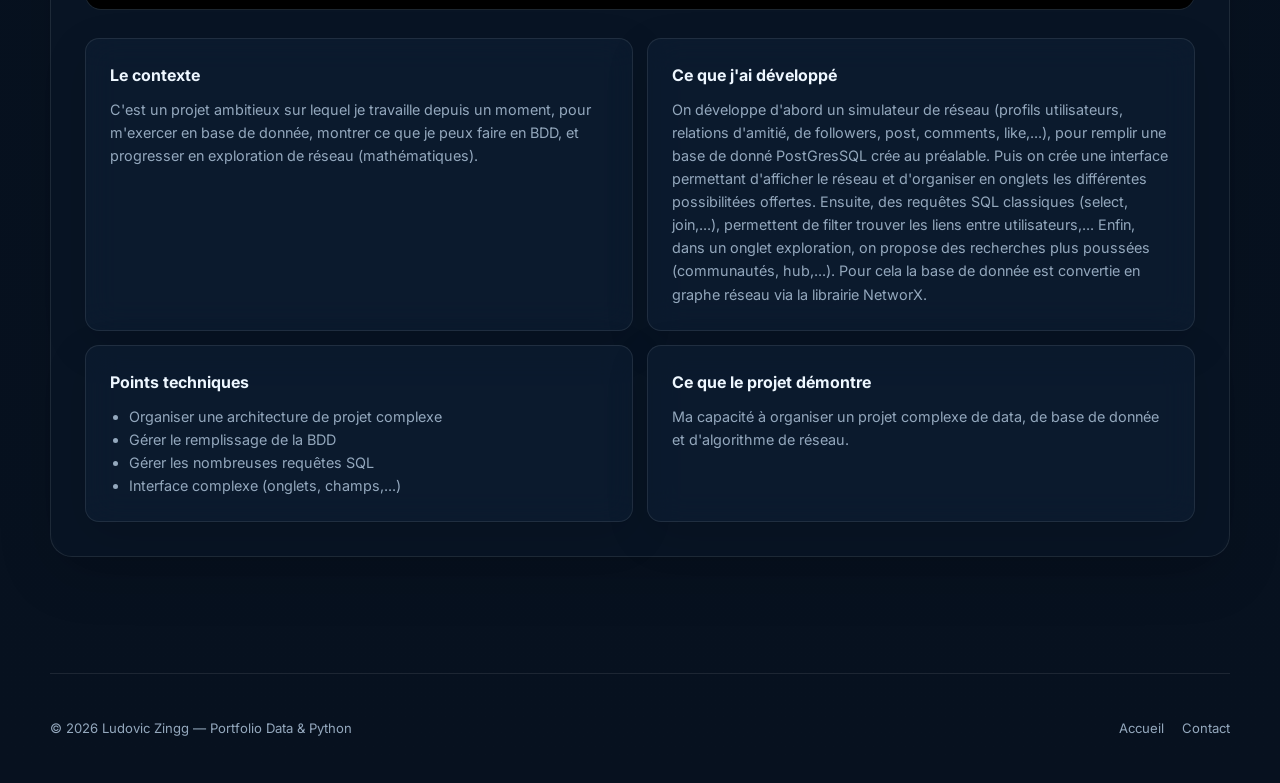
<file: data.html>
<!DOCTYPE html>
<html lang="fr">
<head>
  <meta charset="UTF-8">
  <meta name="viewport" content="width=device-width, initial-scale=1.0">
  <meta name="description" content="Projets Data Analyst, visualisation et traitement de données de Ludo Zingg.">
  <title>Data & Analyse | Ludovic Zingg</title>
  <link rel="preconnect" href="https://fonts.googleapis.com">
  <link rel="preconnect" href="https://fonts.gstatic.com" crossorigin>
  <link href="https://fonts.googleapis.com/css2?family=Inter:wght@400;500;600;700;800&family=JetBrains+Mono:wght@400;600&display=swap" rel="stylesheet">
  <link rel="stylesheet" href="css/style.css">
  <link rel="stylesheet" href="css/project-timeline.css">
  <script src="js/script.js" defer></script>
  <script src="js/project-timeline.js" defer></script>
</head>
<body>
  <div class="noise"></div>

  <header class="site-header">
    <a class="brand" href="index.html"><span class="brand-mark">&gt;_</span><span>Ludovic Zingg</span></a>
    <button class="menu-toggle" aria-label="Ouvrir le menu" aria-expanded="false">☰</button>
    <nav class="main-nav">
      <a href="index.html">Accueil</a>
      <a class="active" href="data.html">Data</a>
      <a href="sciences.html">Sciences</a>
      <a href="jeux.html">Jeux</a>
      <a href="contact.html">Contact</a>
    </nav>
  </header>

  <main>
    <section class="page-hero container reveal">
      <p class="eyebrow">PORTFOLIO / DATA</p>
      <h1>Data <span class="accent">&</span> Analyse</h1>
      <p>
        Des projets d'analyse, de visualisation et de traitement de données,
        ainsi que des applications pour explorer et comprendre des phénomènes complexes.
      </p>
    </section>

    <!-- Frise de navigation des projets : les liens sont générés automatiquement -->
    <nav class="project-timeline" aria-label="Navigation dans les projets">
      <div class="project-timeline-heading">
        <span class="project-timeline-kicker">SUR CETTE PAGE</span>
        <strong>Frise des projets</strong>
      </div>
      <ol class="project-timeline-list"></ol>
    </nav>


    <section class="section container" id="data">
      <div class="section-heading reveal">
        <p class="eyebrow">DATA ANALYSIS</p>
        <h2>Analyser, expliquer, visualiser.</h2>
      </div>










      <article class="project-detail reveal" id="data_tgv">
        <div class="project-detail-head">
          <div>
            <p class="project-number">PROJET 01</p>
            <h2>Analyse des retards TGV</h2>
            <p class="lead">
              Une application Python destinée à explorer et visualiser les retards des TGV
              selon différentes périodes et lignes. Un vrai projet de Data Analyst complet !
            </p>
          </div>
          <div class="tags large-tags">
            <span>Python</span><span>Pandas</span><span>Tkinter</span><span>Data Viz</span>
          </div>
        </div>

        <div class="video-shell">
          <div class="video-label">VIDÉO DE DÉMONSTRATION</div>
          <div class="video-placeholder">
            <div>
              <iframe
                src="https://www.youtube.com/embed/EwyXR23AghM"
                title="Démonstration du projet"
                allow="accelerometer; autoplay; clipboard-write; encrypted-media; gyroscope; picture-in-picture"
                allowfullscreen>
              </iframe>
            </div>
          </div>
          <!-- Exemple YouTube :
          <iframe
              src="https://www.youtube.com/embed/TON_ID_VIDEO"
              title="Démonstration du projet"
              allow="accelerometer; autoplay; clipboard-write; encrypted-media; gyroscope; picture-in-picture"
              allowfullscreen>
          </iframe>
          -->
        </div>

        <div class="project-columns">
          <div class="content-block">
            <h3>Le contexte</h3>
            <p>
              Ce projet montre le genre de dashboard que je suis capable de produire. Il n'y a pas de storytelling c'est plus une démonstration.
            </p>
          </div>

          <div class="content-block">
            <h3>Ce que j'ai développé</h3>
            <p>
              Traitement des données avec Pandas, nombreux groupby et merge pour les préparer. L'interface utilisé est Tkinter, et l'architecture du code est en POO.
              Le dashboard possède une animation permettant de faire défiler automatiquement les mois avec une mise à jour des graphes.
            </p>
          </div>

          <div class="content-block">
            <h3>Points techniques</h3>
            <ul>
              <li>Préparation des données : compiler et organiser 5 fichiers csv</li>
              <li>Intégrer des graphiques à Tkinter</li>
              <li>Gérer l'animation, les pauses,...</li>
            </ul>
          </div>

          <div class="content-block">
            <h3>Ce que le projet démontre</h3>
            <p>
              Ma capacité à passer d'un jeu de données brut à un outil d'analyse exploitable,
              en combinant traitement de données, visualisation et développement Python.
            </p>
          </div>
        </div>
      </article>      


      <article class="project-detail reveal" id="data_accidents">
        <div class="project-detail-head">
          <div>
            <p class="project-number">PROJET 02</p>
            <h2>Analyse des accidents de la route</h2>
            <p class="lead">
              Une application Python destinée à explorer et visualiser en France, les accidents de la route en 2024. <br>
              Je propose également un modèle de Machine Learning pour prédire la gravité des accidents.
            </p>
          </div>
          <div class="tags large-tags">
            <span>Python</span><span>Pandas</span><span>Tkinter</span><span>Data Viz</span><span>Machine Learning</span>
          </div>
        </div>

        <div class="video-shell">
          <div class="video-label">VIDÉO DE DÉMONSTRATION</div>
          <div class="video-placeholder">
            <div>
              <iframe
                src="https://www.youtube.com/embed/laOh4mIq67g"
                title="Démonstration du projet"
                allow="accelerometer; autoplay; clipboard-write; encrypted-media; gyroscope; picture-in-picture"
                allowfullscreen>
              </iframe>
            </div>
          </div>
        </div>

        <div class="project-columns">
          <div class="content-block">
            <h3>Le contexte</h3>
            <p>
              Ce projet de data complet montre là encore ce que je suis capable de produire. Je donne aussi un exemple de ce que l'on peut faire en Data Analyse,
              avec du Machine Learning
            </p>
          </div>

          <div class="content-block">
            <h3>Ce que j'ai développé</h3>
            <p>
              Traitement des données avec Pandas, nombreux groupby et merge pour les préparer. L'interface utilisé est Tkinter, et l'architecture du code est en POO.
              Une carte choloroplète permet de visualiser par département le nombre d'accidents pour chaque département et un clic sur un département de la carte affiche 
              une fenêtre Toplevel permettant d'avoir le détail du département. Grâce à la librairie folium, une carte interactive permet de visualiser sur l'ensemble du
               territoire la répartition des accidents et d'éventuels cluster. Enfin on propose un exemple d'utilisation du Machine Learning en Data Analyse : un modèle de random forest 
               pour tenter de prédire la gravité des accidents selon les features disponibles dans le dataset (age, sexe, localisation, type de route, meteo, ...)
            </p>
          </div>

          <div class="content-block">
            <h3>Points techniques</h3>
            <ul>
              <li>Nettoyage, préparation et organisation des données </li>
              <li>Intégrer des cartes choroplèthes et interactives folium</li>
              <li>Développer, présenter et critiquer un modèle ML de classification</li>
            </ul>
          </div>

          <div class="content-block">
            <h3>Ce que le projet démontre</h3>
            <p>
              Ma capacité à mener un projet de data avec une vraie analyse critique d'un modèle de Machine Learning 
            </p>
          </div>
        </div>
      </article>




      <article class="project-detail reveal" id="data_invest">
        <div class="project-detail-head">
          <div>
            <p class="project-number">PROJET 03</p>
            <h2>Analyse sur un projet réel : INvest Alpes</h2>
            <p class="lead">
              Il s'agit d'un projet de groupe d'une semaine pendant ma formation de Data Analyst, avec construction d'un Data Warehouse complet
            </p>
          </div>
          <div class="tags large-tags">
            <span>DBT</span><span>SQL</span><span>PowerBI Desktop</span>
          </div>
        </div>

        <div class="video-shell">
          <div class="video-label">VIDÉO DE DÉMONSTRATION</div>
          <div class="video-placeholder">
            <div>
              <iframe
                src="https://www.youtube.com/embed/6EqzZGBQd88"
                title="Démonstration du projet"
                allow="accelerometer; autoplay; clipboard-write; encrypted-media; gyroscope; picture-in-picture"
                allowfullscreen>
              </iframe>
            </div>
          </div>
        </div>

        <div class="project-columns">
          <div class="content-block">
            <h3>Le contexte</h3>
            <p>
              Pendant une semaine, nous avons avec ma promotion de formation planché sur un projet réel du département appelé INvest alpes qui promeut l'attractivité de l'isère auprès des potentiels investisseurs.
              En guide de data set nous a été remis 5 fichiers excel qui servaient jusque là de base de données. Il nous a été demandé d'en faire une base de données SQL exploitable sur PowerBI Desktop et de donné
              des idées de Dashboard pertinents.
            </p>
          </div>

          <div class="content-block">
            <h3>Ce que j'ai développé</h3>
            <p>
              La première étape a été de constituer une vraie base de donnéese SQL, grâce à la méthode Merise qui permet d'avoir une BDD stable et propre. L'utilisation de DBT (Data Build Tool), permet ensuite de mettre en forme
              le Data Warehouse pour le rendre facilement exploitable sur Power BI Desktop. Le modèle en étoile organise les tables de dimensions (ici les données géographiques, juridique, économique et d'entreprise) autour d'une table de fait permettant
              de pouvoir ensuite facilement faire des filtres sur PowerBI. Une table de dimension temporelle a été également créée (vide pour l'instant), pour pouvoir dans le futur crééer des évolutions temporelles. Avec PowerBI, j'ai créée pour ma part, 
              deux dashboards avec les données géographiquess et d'entreprises.   
            </p>
          </div>

          <div class="content-block">
            <h3>Points techniques</h3>
            <ul>
              <li>Création de BDD avec la méthode merise</li>
              <li>Création d'un Data Warehouse</li>
              <li>Exploitation avec PowerBI Desktop (dashboard, carte DAQ)</li>
            </ul>
          </div>

          <div class="content-block">
            <h3>Ce que le projet démontre</h3>
            <p>
              Ma capacité à construire des BDD, un Data Warehouse complet exploitable pour crééer des Dashboards. 
            </p>
          </div>
        </div>
      </article>

      <article class="project-detail reveal" id="data_earth">
        <div class="project-detail-head">
          <div>
            <p class="project-number">PROJET 04</p>
            <h2>Projet Earth In Motion</h2>
            <p class="lead">
              Il s'agit d'un projet où j'ai voulu représenter des datasets variés sur un globe terrestre 3D
            </p>
          </div>
          <div class="tags large-tags">
            <span>PyQt5</span><span>PyVista</span><span>VTM</span><span>3D</span>
          </div>
        </div>

        <div class="video-shell">
          <div class="video-label">VIDÉO DE DÉMONSTRATION</div>
          <div class="video-placeholder">
            <div>
              <iframe
                src="https://www.youtube.com/embed/kZuShijvluw"
                title="Démonstration du projet"
                allow="accelerometer; autoplay; clipboard-write; encrypted-media; gyroscope; picture-in-picture"
                allowfullscreen>
              </iframe>
            </div>
          </div>
        </div>

        <div class="project-columns">
          <div class="content-block">
            <h3>Le contexte</h3>
            <p>
              L'idée est de représenter des datasets mondiaux avec des coordonnéees GPS sur un globe terrestre 3D avec des rotations de caméras et un zoom.
              J'utilise un globe 3D intégré en exemple dans PyVista.
            </p>
          </div>

          <div class="content-block">
            <h3>Ce que j'ai développé</h3>
            <p>
              Les principales difficultés de ce projet ne concernent pas la data. Au lieu de Tkinter j'ai utilisé une interface plus moderne : PyQt5, la frame de rendu 3D est 
              faite avec PyVista et le moteur graphique avec VTM. La première étape et non la moindre a été de faire des rotations correctes qui bloquent les diagonales pour que ce soit plus intuitif et maniable. 
              On détecte si l'on se déplace plutôt horizontalement ou verticalement et on déplace alors la caméra le long d'un parallèle ou d'un méridien terrestre. Pour l'instant seul le dataset des séismes 2026 à été 
              intégré avec des filtres au mois, un filtre pour afficher les plaques tectoniques et une option de filtre d'un globe transparent avec les séismes projetés à leur profondeur réelle. Enfin, chaque séisme
               est cliquable pour ouvrir une fenêtre d'information. 
            </p>
          </div>

          <div class="content-block">
            <h3>Points techniques</h3>
            <ul>
              <li>Interface PyQT, Pyvista et moteur 3D VTM</li>
              <li>Gestion maniable des rotations autour du globe terrestre</li>
              <li>Afficher un dataset sur le globe (projection des coordonnées GPS)</li>
              <li>Intégration de nombreux filtres</li>
            </ul>
          </div>

          <div class="content-block">
            <h3>Ce que le projet démontre</h3>
            <p>
              Ma capacité à apprendre de nouveaux concepts, outils et librairies Python pour arriver à mes fins. Ma capacité a utiliser des outils mathématiques complexe pour gérer les projections et la caméra. 
            </p>
          </div>
        </div>
      </article>



      <article class="project-detail reveal" id="data_topo">
        <div class="project-detail-head">
          <div>
            <p class="project-number">PROJET 05</p>
            <h2>Projet TopoRando</h2>
            <p class="lead">
              Il s'agit d'une application permettant de visualiser des tracés de randonnées sur des reliefs 3D.
            </p>
          </div>
          <div class="tags large-tags">
            <span>PyQt5</span><span>PyVista</span><span>API</span><span>3D</span>
          </div>
        </div>

        <div class="video-shell">
          <div class="video-label">VIDÉO DE DÉMONSTRATION</div>
          <div class="video-placeholder">
            <div>
              <iframe
                src="https://www.youtube.com/embed/Jz17oZ_nBYw"
                title="Démonstration du projet"
                allow="accelerometer; autoplay; clipboard-write; encrypted-media; gyroscope; picture-in-picture"
                allowfullscreen>
              </iframe>
            </div>
          </div>
        </div>

        <div class="project-columns">
          <div class="content-block">
            <h3>Le contexte</h3>
            <p>
              Passionné de randonnée en montagne, j'ai toujours voulu pouvoir visualiser les topos de randonnées en relief, pour mieux appréhender les difficultées.
              Il s'agit donc ici de pouvoir représenter un relief 3D d'une zone française définie par des coordonnées GPS. On peut ensuite télécharger des traces GPX
              de randonnées via les sites spécialisées et les visualiser sur le relief. Enfin, l'utilisateur peut placer des marqueurs de points d'intérêts, de dangers, 
              de commentaires et même des photos. 
            </p>
          </div>

          <div class="content-block">
            <h3>Ce que j'ai développé</h3>
            <p>
              L'interface 3D est Pyvista intégré dans l'interface PyQT, avec des contrôles de caméra orbitaux. Le relief d'une zone donnée (en km) est généré à partir 
              de relevés altimétriques téléchargés depuis l'API du site DataGouv. Pour atteindre une résolution de 5m2 par pixel, il a fallu pour limiter les temps de
               téléchargements, utiliser un autre site qui permet d'obtenir des dalles complètes par département. Un algorithme permet alors, de parcourir les dalles pour
                sélectionner les relevés pertinents pour la zone. Par défaut, un carte IGN au 1:50000 ème téléchargée via l'API, est mappée sur le relief. Mais on peut
                 également mapper des vues aériennes comme google.  
            </p>
          </div>

          <div class="content-block">
            <h3>Points techniques</h3>
            <ul>
              <li>Interface PyQT, Pyvista et moteur 3D VTM</li>
              <li>Gestion des téléchargements via des API</li>
              <li>Gestion des caméras orbitales</li>
              <li>Gestion des marqueurs sur les tracées de randonnées.</li>
            </ul>
          </div>

          <div class="content-block">
            <h3>Ce que le projet démontre</h3>
            <p>
              Ma capacité à diversifier mes thèmes d'applications et à chercher des solutions pour améliorer la maniabilité.  
            </p>
          </div>
        </div>
      </article>

      

      <article class="project-detail reveal" id="data_neural_network">
        <div class="project-detail-head">
          <div>
            <p class="project-number">PROJET 06</p>
            <h2>Projet Deep Smart Mind</h2>
            <p class="lead">
              Il s'agit d'une application en anglais visant à vulgariser le fonctionnement des réseaux de neurones artificiels
               en Deep Learning.
            </p>
          </div>
          <div class="tags large-tags">
            <span>Tkinter</span><span>Data</span><span>ML</span><span>IA</span>
          </div>
        </div>

        <div class="video-shell">
          <div class="video-label">VIDÉO DE DÉMONSTRATION</div>
          <div class="video-placeholder">
            <div>
              <iframe
                src="https://www.youtube.com/embed/MW0AAUx21ZY"
                title="Démonstration du projet"
                allow="accelerometer; autoplay; clipboard-write; encrypted-media; gyroscope; picture-in-picture"
                allowfullscreen>
              </iframe>
            </div>
            <div>
              <iframe
                src="https://www.youtube.com/embed/U8isuCejKC8"
                title="MAJ du projet"
                allow="accelerometer; autoplay; clipboard-write; encrypted-media; gyroscope; picture-in-picture"
                allowfullscreen>
              </iframe>
            </div>
          </div>
        </div>

        <div class="project-columns">
          <div class="content-block">
            <h3>Le contexte</h3>
            <p>
              L'IA fascine, beaucoup on entendu parler de réseaux de neurone, mais peu savent comment cela fonctionne. Cette application ambitionne
              d'introduire les concepts de base d'un neurone artificiel, comment il fonctionne, et comment les mettres en réseaux par couches, afin 
              de leur faire "apprendre". Je propose à partir de Datasets clairs et simples d'introduire progressivement les concepts, en complexifiant 
              petit à petit pour aboutir à un vrai réseau profond .
            </p>
          </div>

          <div class="content-block">
            <h3>Ce que j'ai développé</h3>
            <p>
               Toujours en cours de développement, le premier dataset proposé permet d'illustrer le fonctionnement du perceptron (1 seul neurone), montrer 
               comment il est capable durant son apprentissage, d'apprendre à reconnaître des plantes toxiques. Une classification binaire donc, avec deux features 
               en entrée. Une animation permet de visualiser à chaque itération de l'apprentissage, les valeurs en entrée et en sortie, la convergence de la descente 
               de gradient et l'évolution de la fonction de coût. La deuxième vidéo montre la mise à jour de l'appli avec un exmeple d'un réseau à deux couches cachées
               et un exemple de reconnaissance d'image. 
            </p>
          </div>

          <div class="content-block">
            <h3>Points techniques</h3>
            <ul>
              <li>Gérer les différents modèles, les options mises à disposition</li>
              <li>Gérer un visuel et une animation clairs</li>
            </ul>
          </div>

          <div class="content-block">
            <h3>Ce que le projet démontre</h3>
            <p>
              Ma capacité à vulgariser un processus mathématique complexe.  
            </p>
          </div>
        </div>
      </article>

      

      <article class="project-detail reveal" id="social_network">
        <div class="project-detail-head">
          <div>
            <p class="project-number">PROJET 07</p>
            <h2>Projet Social Network Explorer</h2>
            <p class="lead">
              L'idée est de simuler un réseau social, de le visualiser sur une interface et de l'explorer visuellement d'un point de vue Data. 
            </p>
          </div>
          <div class="tags large-tags">
            <span>Tkinter</span><span>Data</span><span>SQL</span><span>Réseau</span>
          </div>
        </div>

        <div class="video-shell">
          <div class="video-label">VIDÉO DE DÉMONSTRATION</div>
          <div class="video-placeholder">
            <div>
              <iframe
                src="https://www.youtube.com/embed/61QLgEeI-wg"
                title="Démonstration du projet"
                allow="accelerometer; autoplay; clipboard-write; encrypted-media; gyroscope; picture-in-picture"
                allowfullscreen>
              </iframe>
            </div>
          </div>
        </div>

        <div class="project-columns">
          <div class="content-block">
            <h3>Le contexte</h3>
            <p>
              C'est un projet ambitieux sur lequel je travaille depuis un moment, pour m'exercer en base de donnée, montrer ce que je peux faire en BDD,
              et progresser en exploration de réseau (mathématiques). 
            </p>
          </div>

          <div class="content-block">
            <h3>Ce que j'ai développé</h3>
            <p>
               On développe d'abord un simulateur de réseau (profils utilisateurs, relations d'amitié, de followers, post, comments, like,...), pour remplir 
               une base de donné PostGresSQL crée au préalable. Puis on crée une interface permettant d'afficher le réseau et d'organiser en onglets les différentes possibilitées offertes.
                Ensuite, des requêtes SQL classiques (select, join,...), permettent de filter trouver les liens entre utilisateurs,... Enfin, dans un onglet exploration, on propose des recherches plus poussées
                 (communautés, hub,...). Pour cela la base de donnée est convertie en graphe réseau via la librairie NetworX.
            </p>
          </div>

          <div class="content-block">
            <h3>Points techniques</h3>
            <ul>
              <li>Organiser une architecture de projet complexe</li>
              <li>Gérer le remplissage de la BDD</li>
              <li>Gérer les nombreuses requêtes SQL</li>
              <li>Interface complexe (onglets, champs,...)</li>
            </ul>
          </div>

          <div class="content-block">
            <h3>Ce que le projet démontre</h3>
            <p>
              Ma capacité à organiser un projet complexe de data, de base de donnée et d'algorithme de réseau.  
            </p>
          </div>
        </div>
      </article>

      
    </section>
  </main>
  <footer class="site-footer container">
    <p>© <span id="year"></span> Ludovic Zingg — Portfolio Data & Python</p>
    <div><a href="index.html">Accueil</a><a href="contact.html">Contact</a></div>
  </footer>
</body>
</html>
</file>
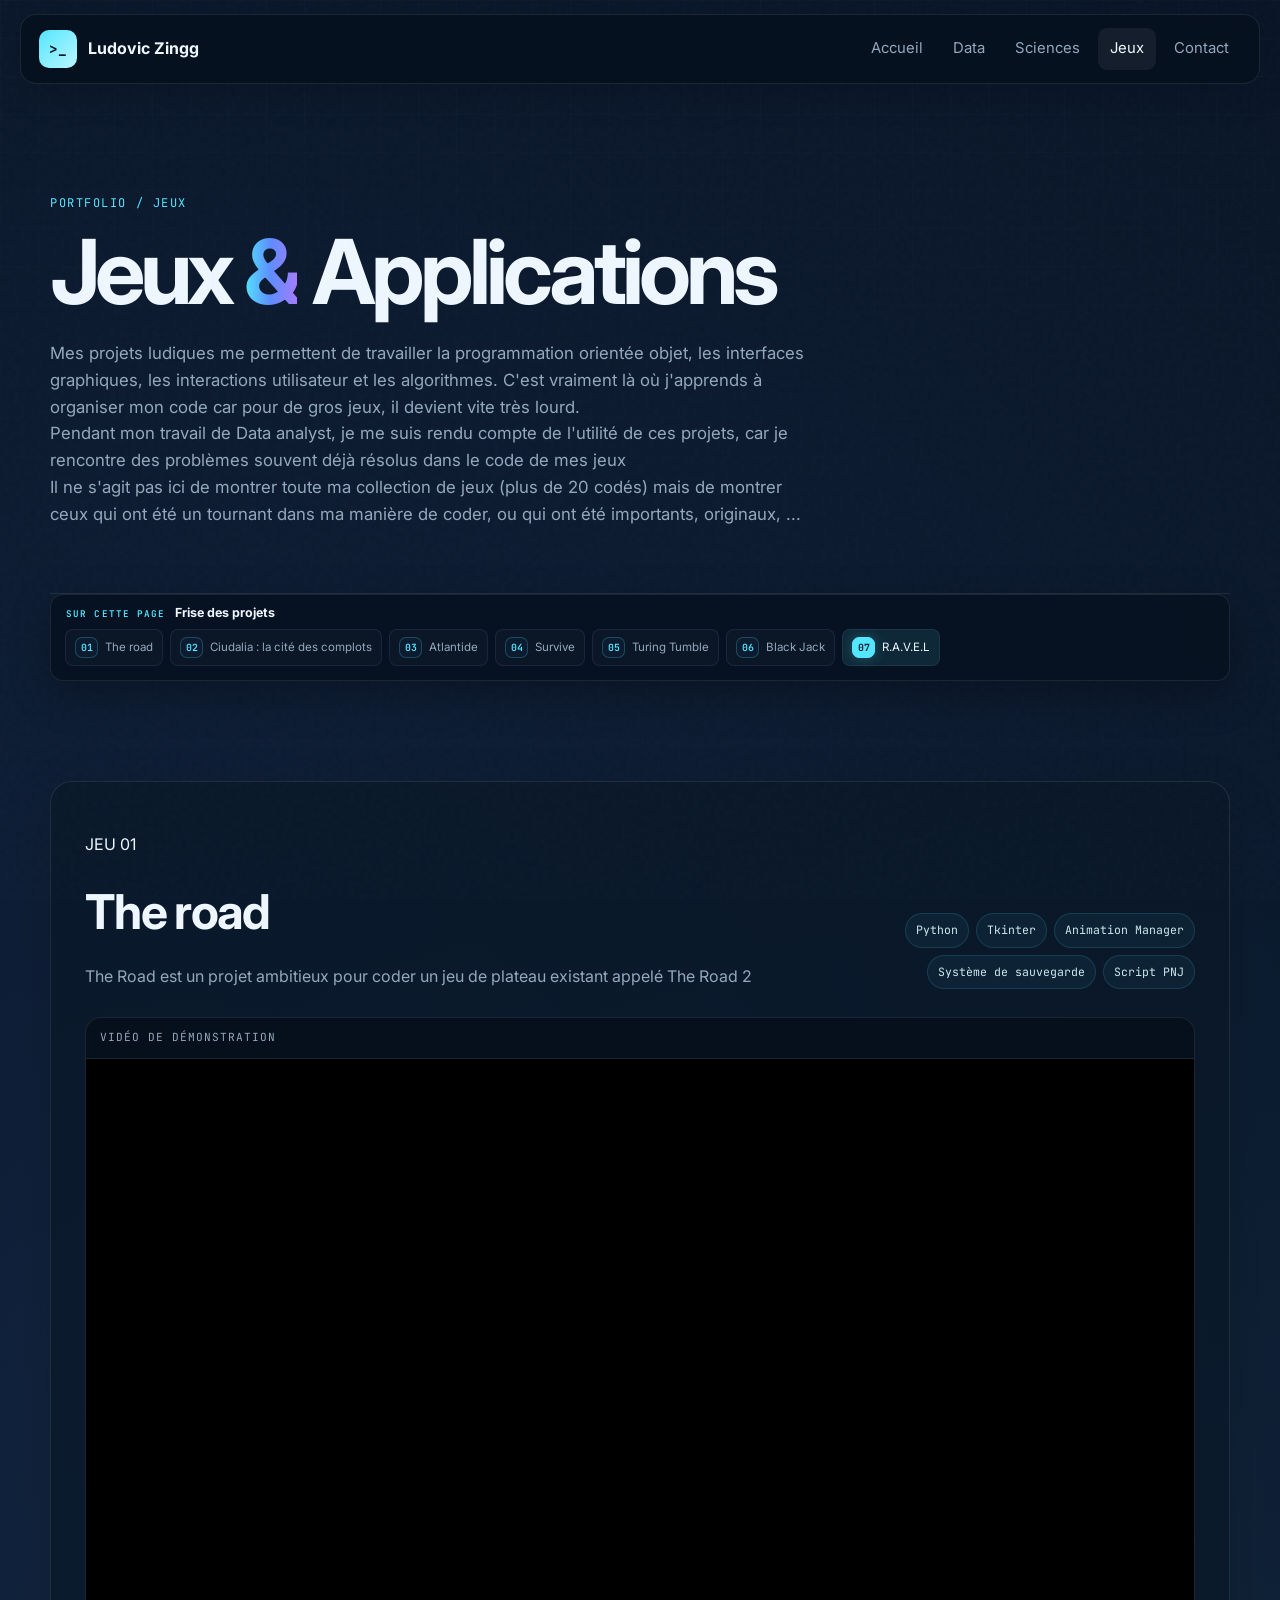
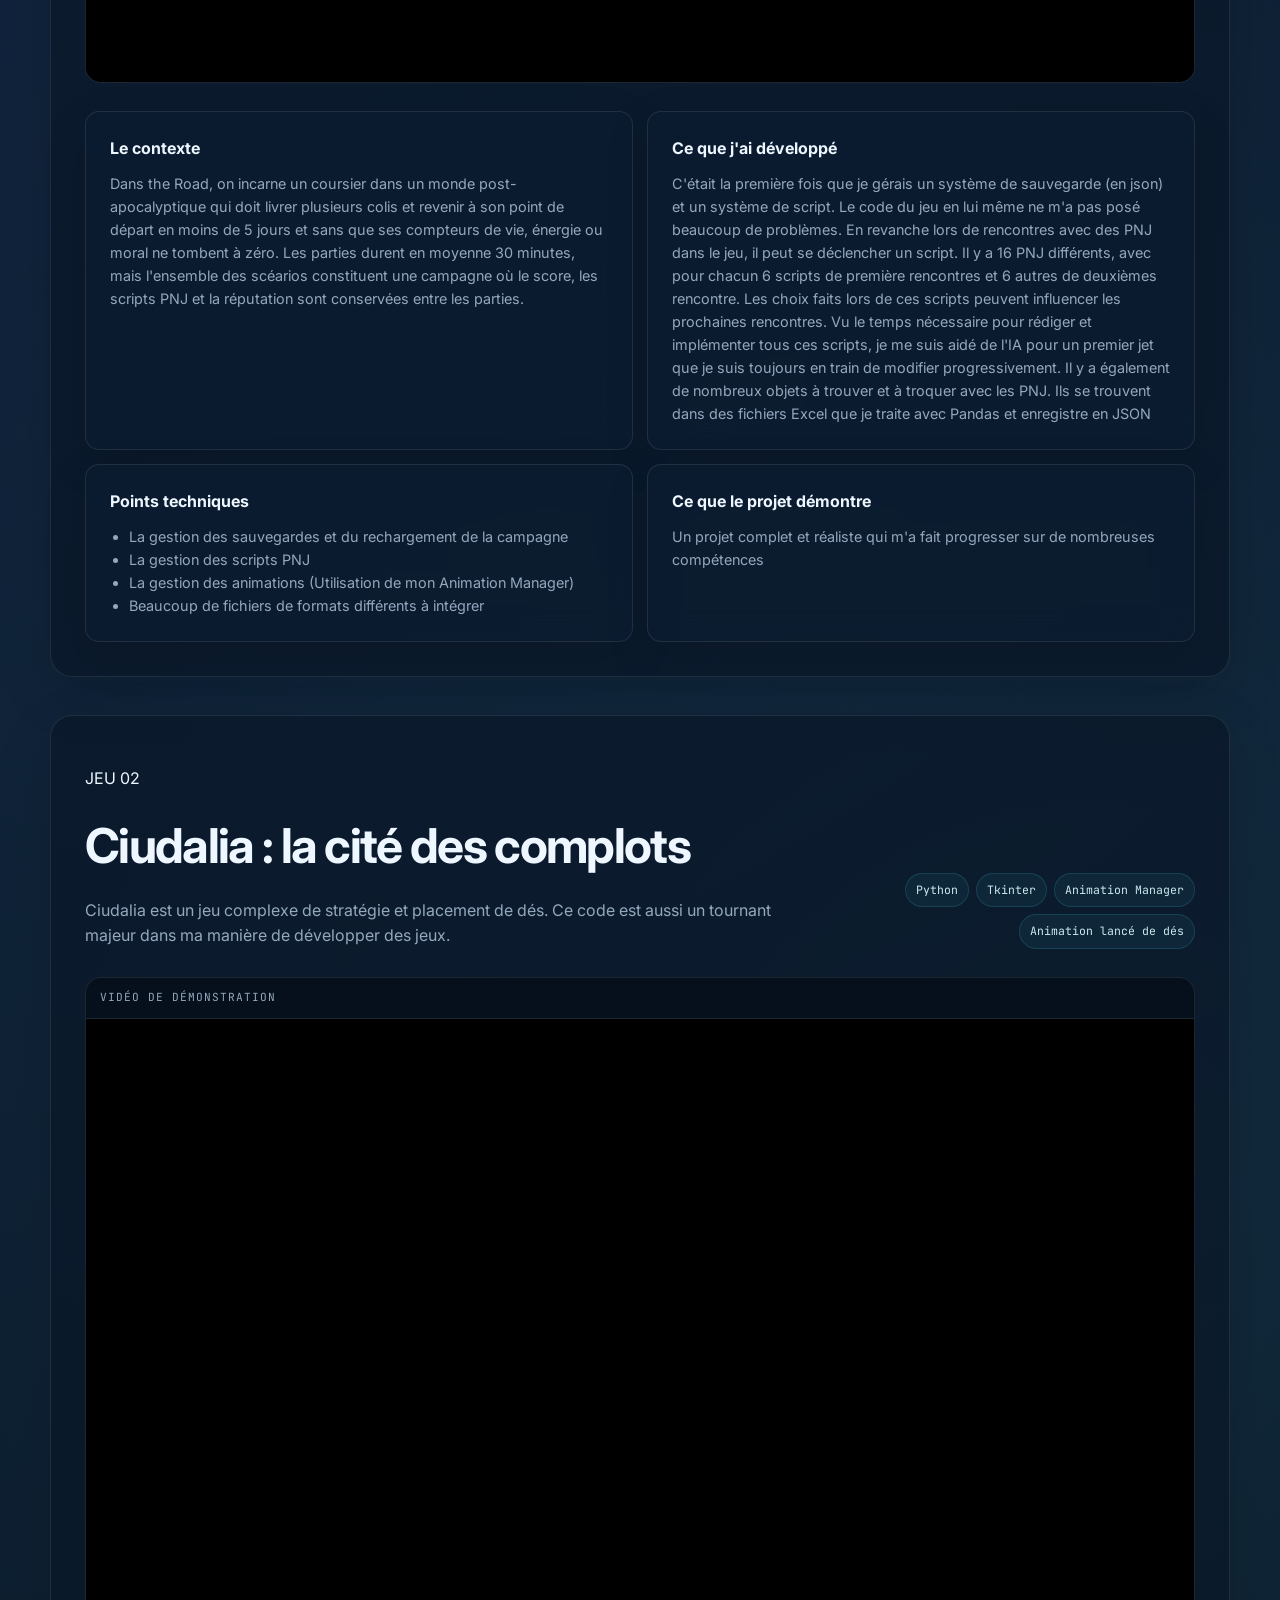
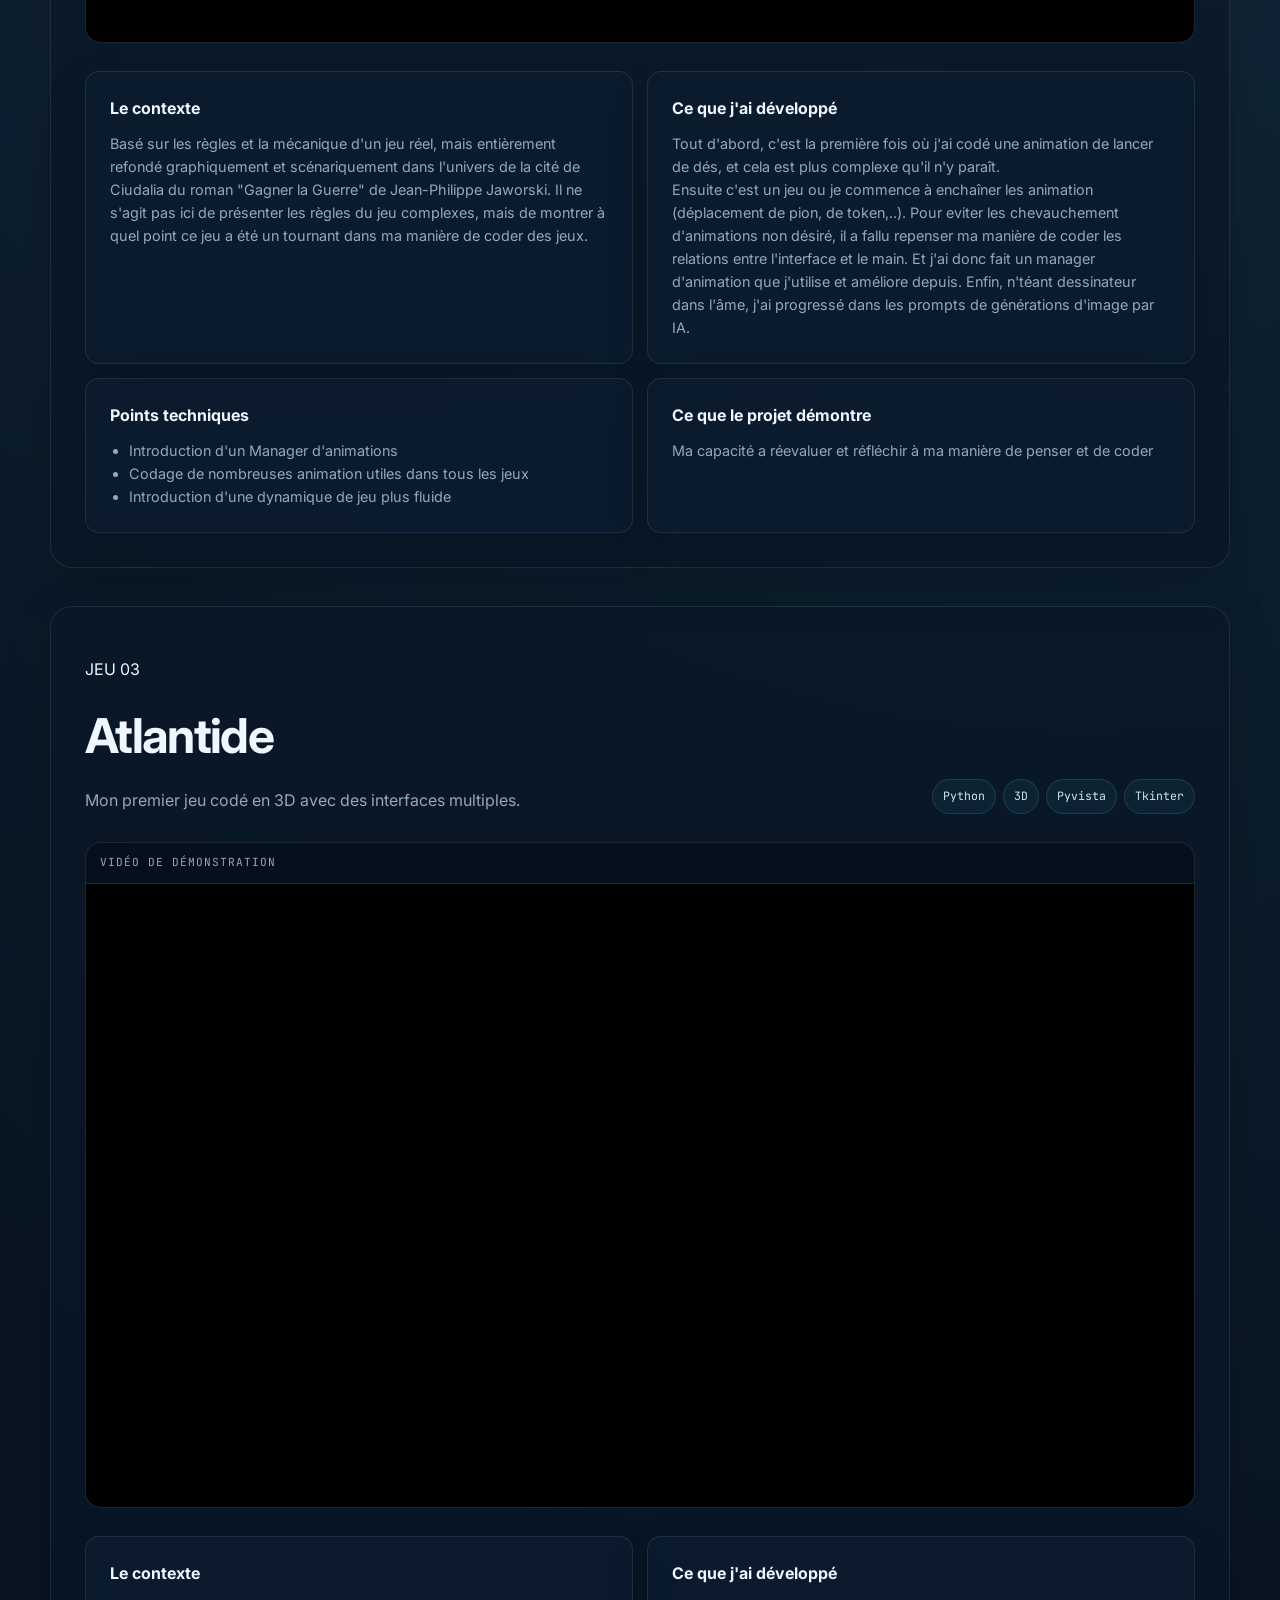
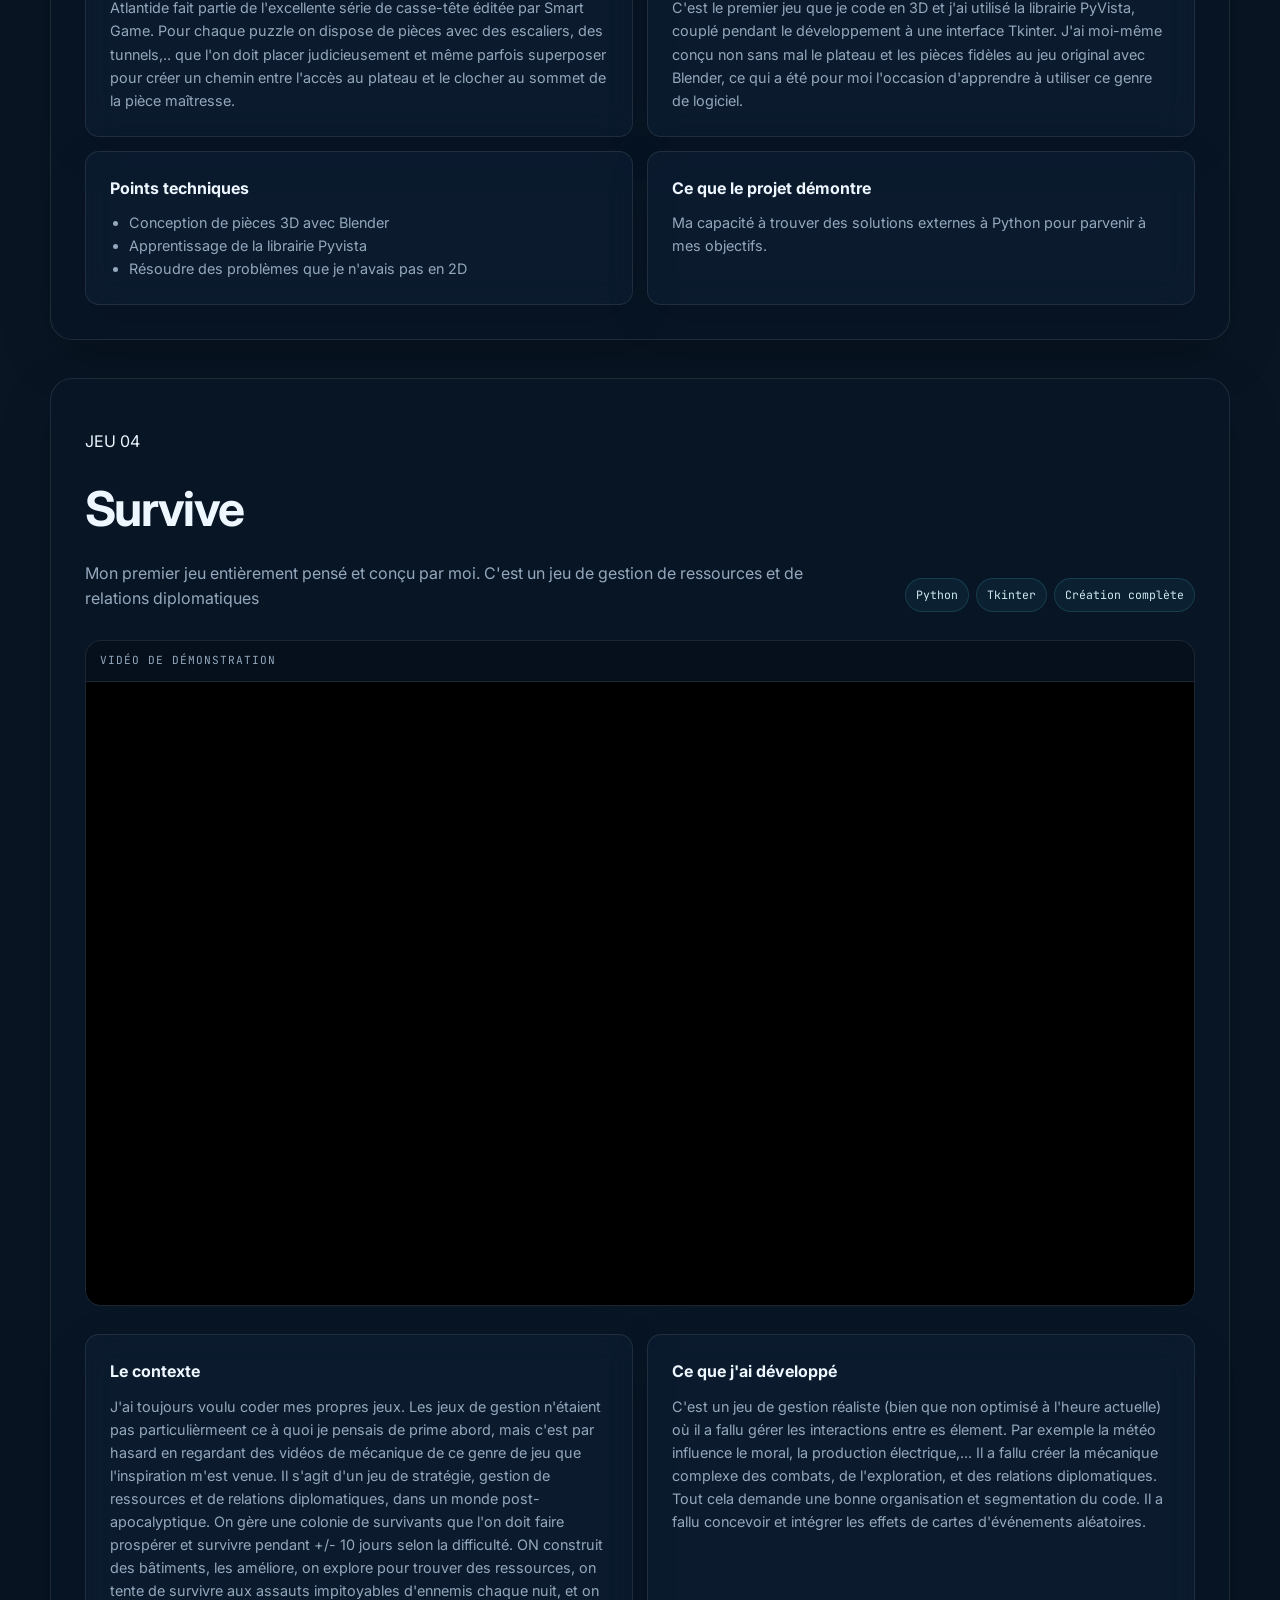
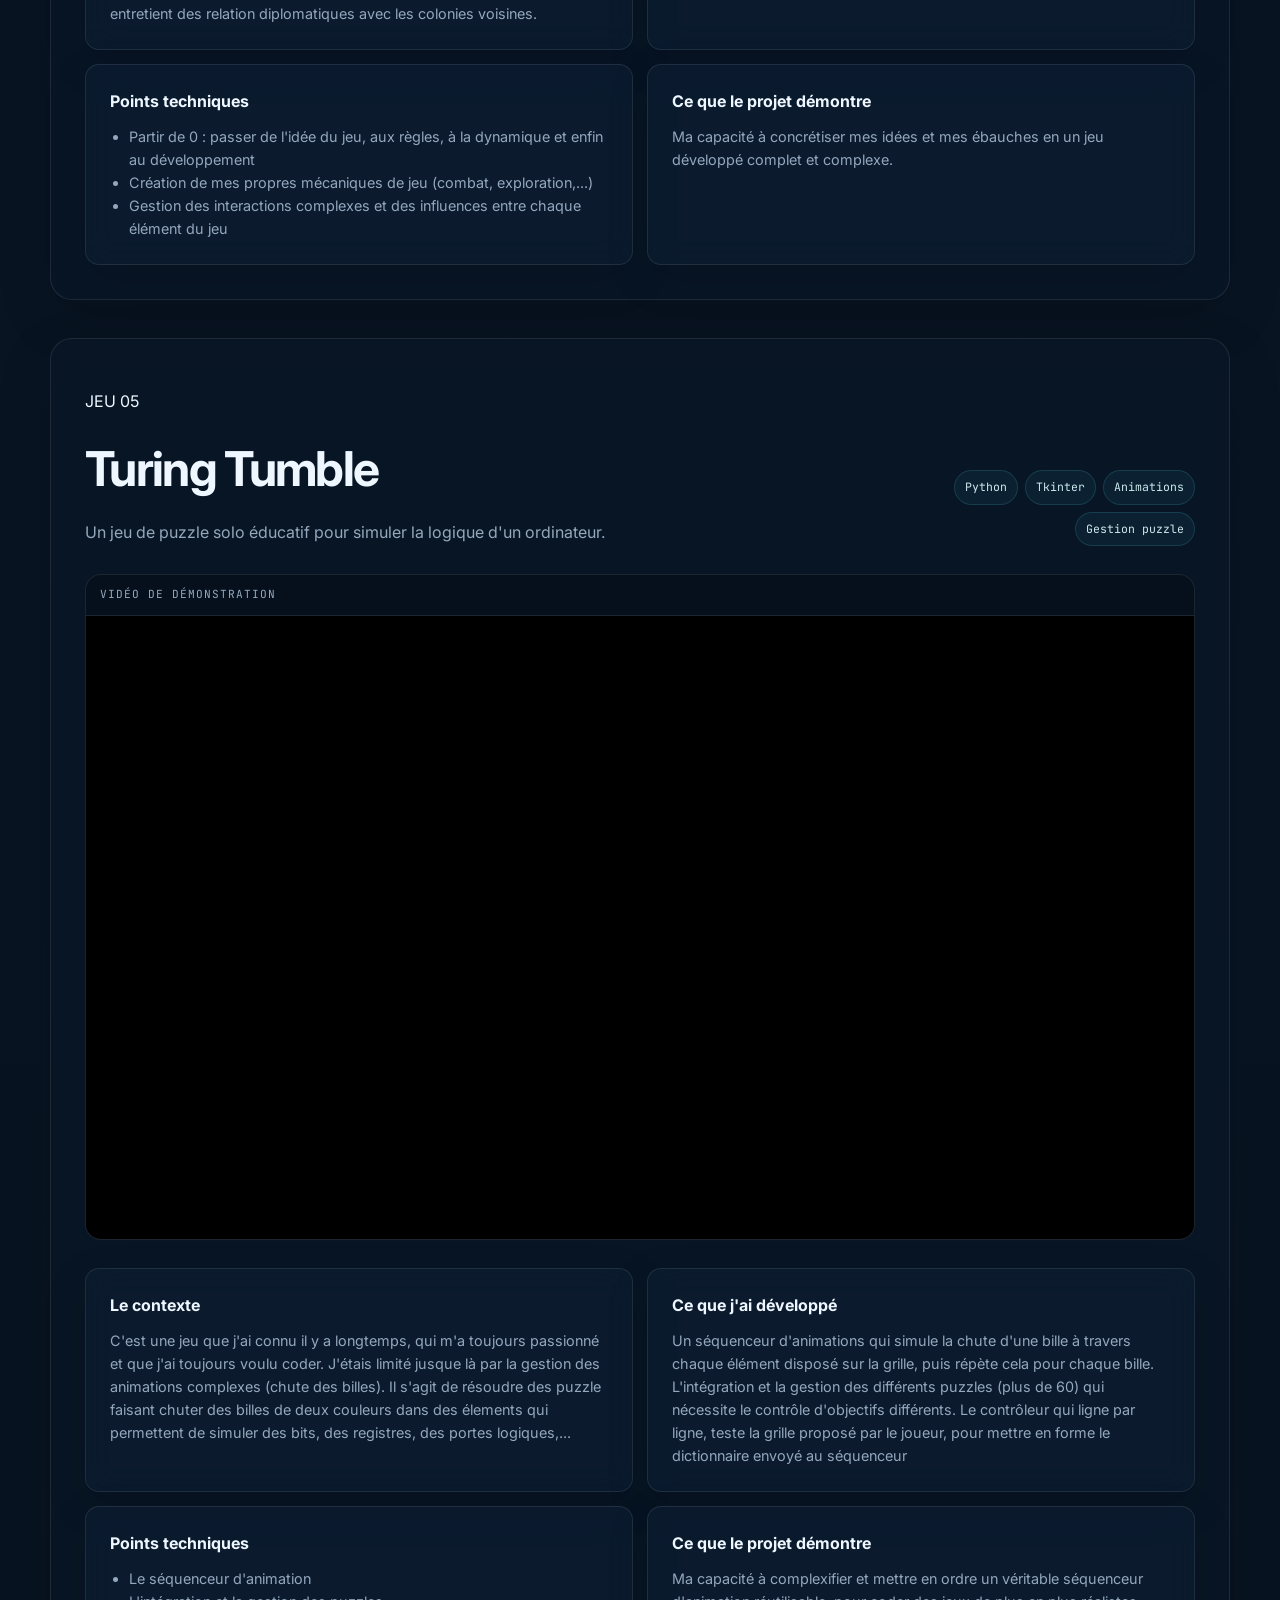
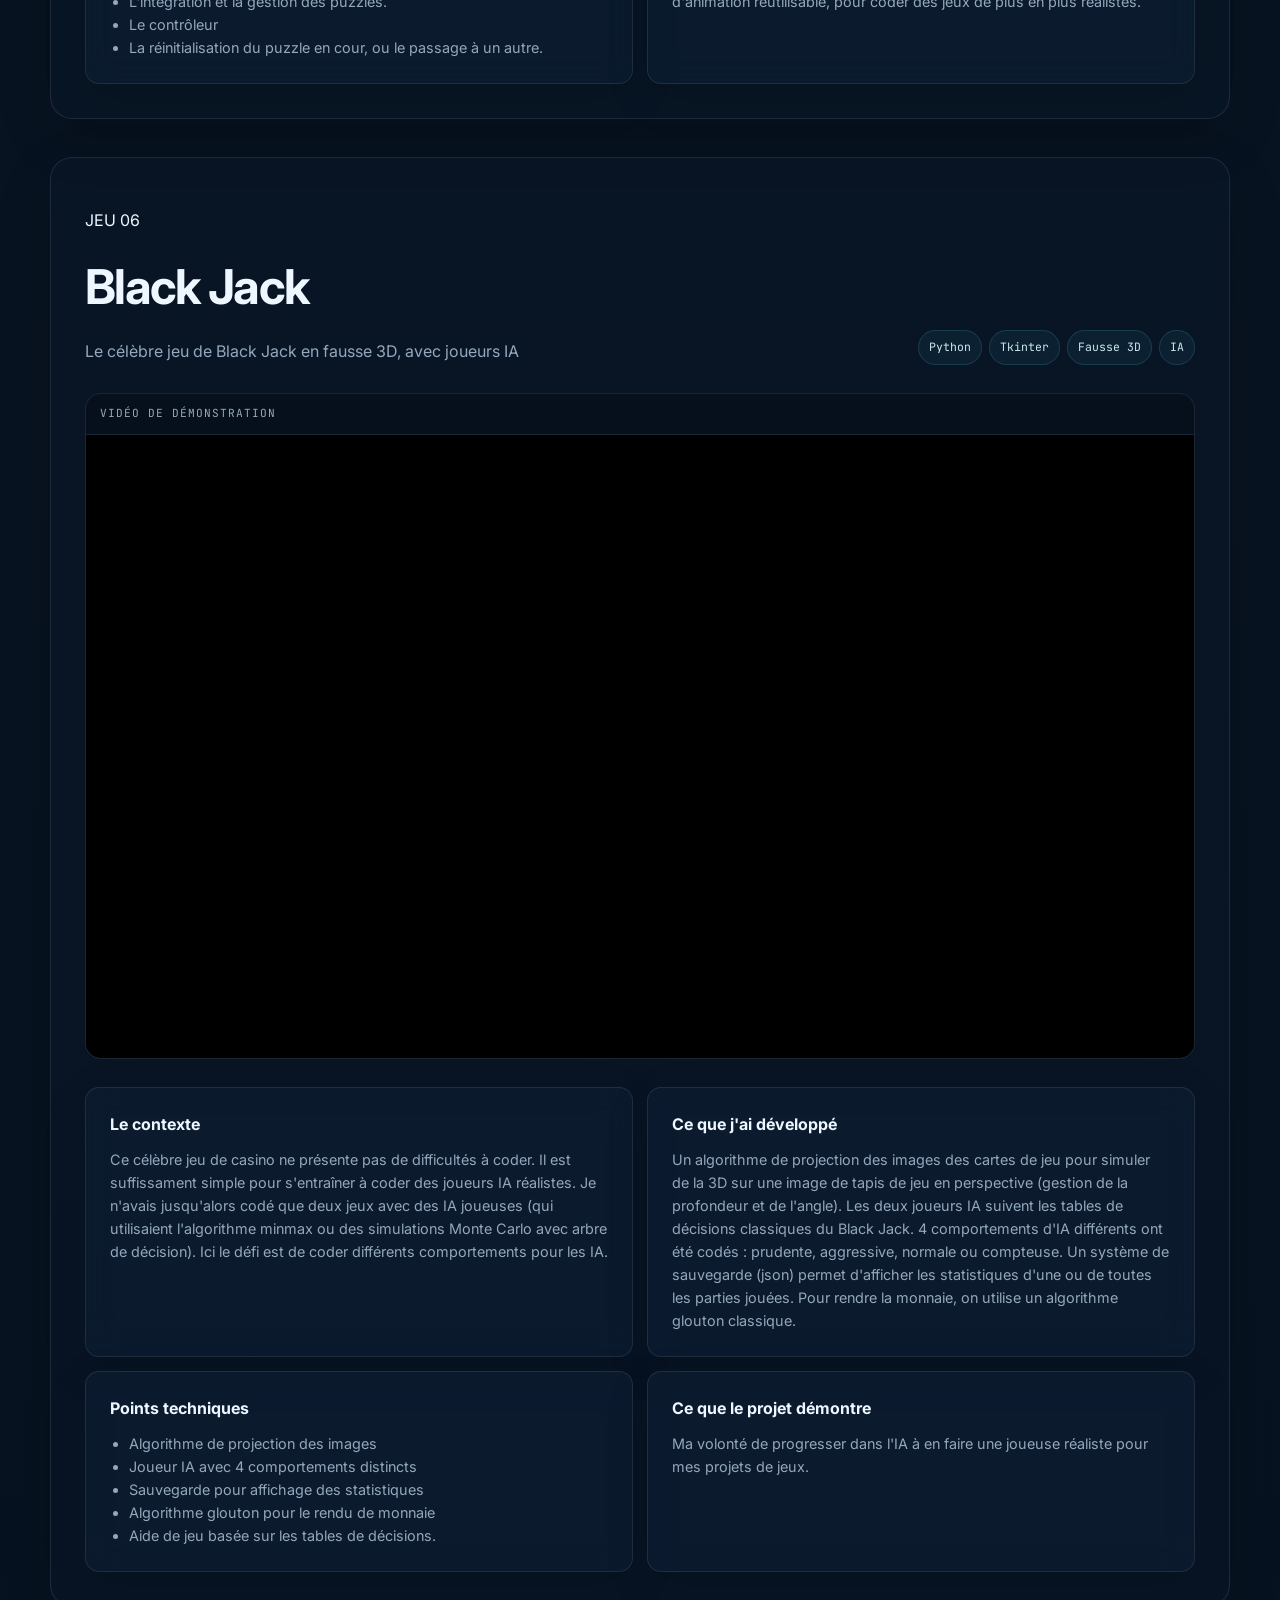
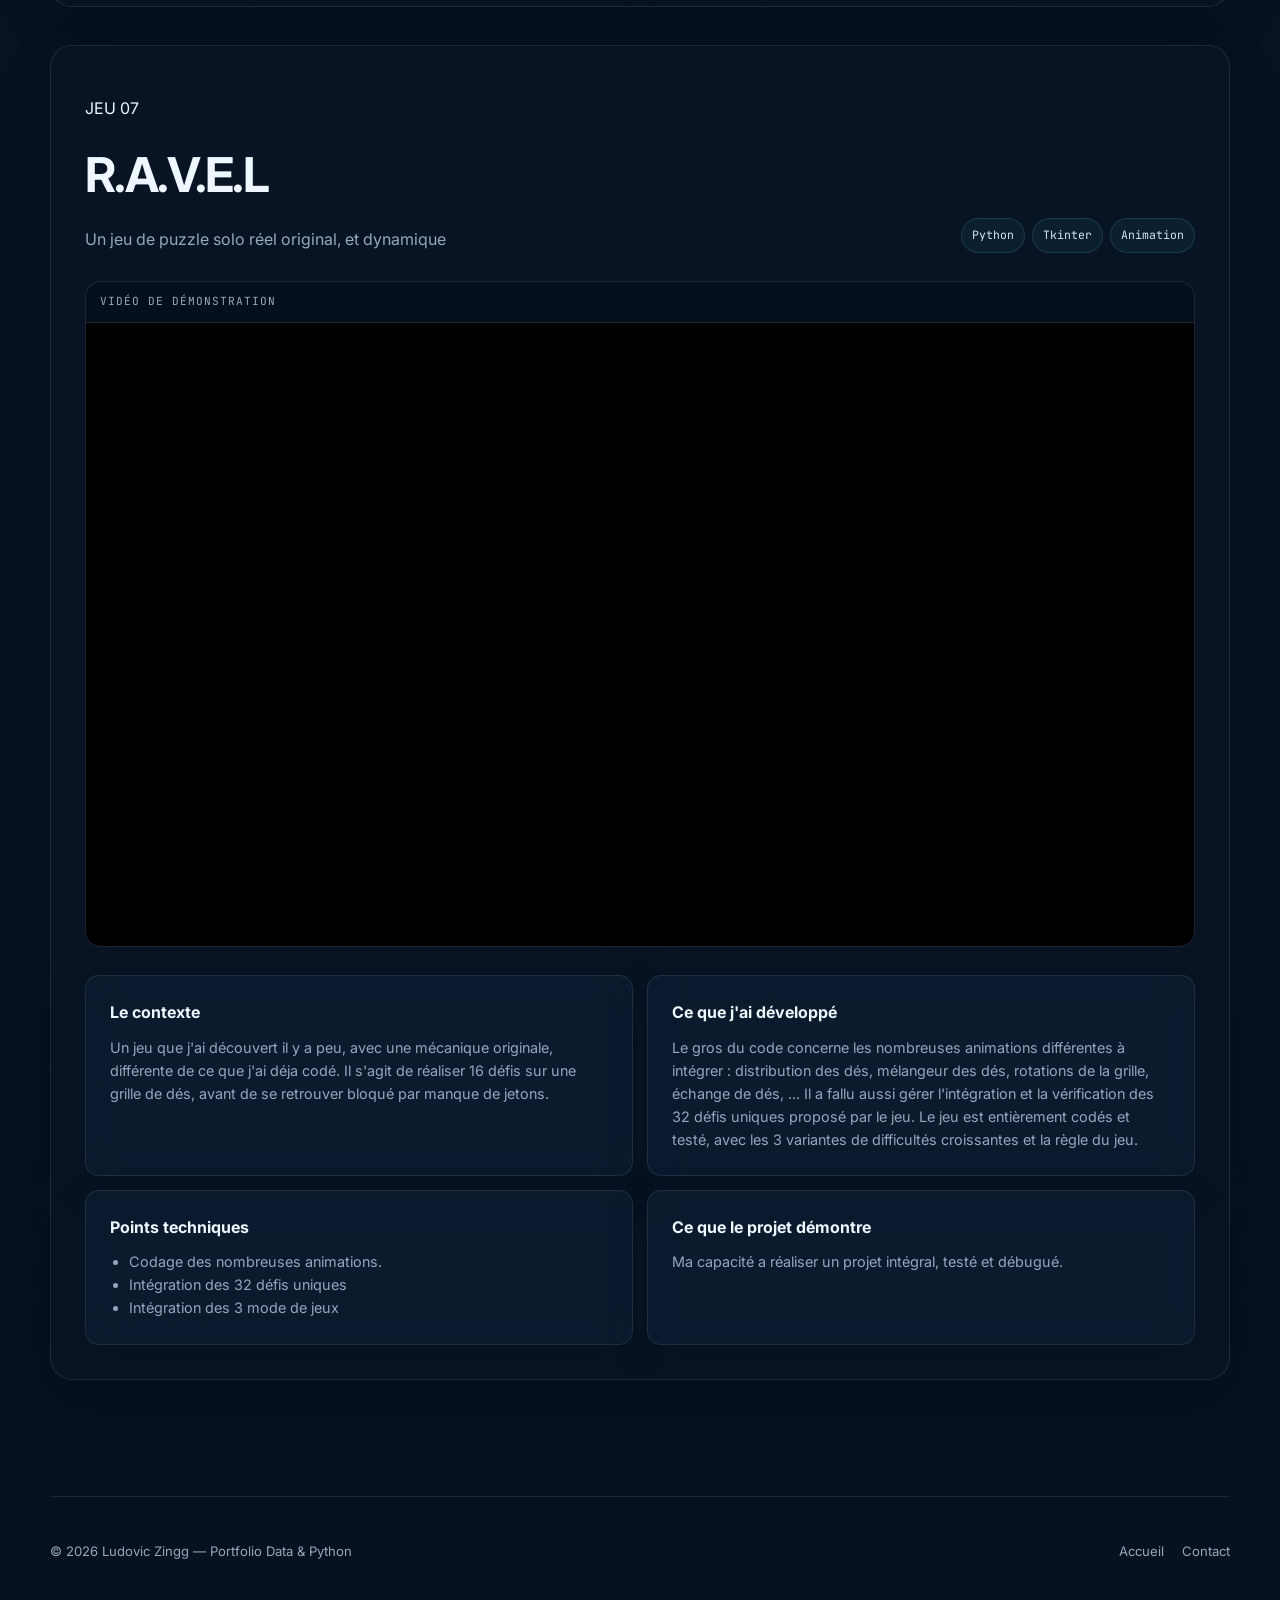
<file: jeux.html>
<!DOCTYPE html>
<html lang="fr">
<head>
  <meta charset="UTF-8">
  <meta name="viewport" content="width=device-width, initial-scale=1.0">
  <meta name="description" content="Jeux, puzzles et applications Python développés par Ludo Zingg.">
  <title>Jeux & Applications | Ludovic Zingg</title>
  <link rel="preconnect" href="https://fonts.googleapis.com">
  <link rel="preconnect" href="https://fonts.gstatic.com" crossorigin>
  <link href="https://fonts.googleapis.com/css2?family=Inter:wght@400;500;600;700;800&family=JetBrains+Mono:wght@400;600&display=swap" rel="stylesheet">
  <link rel="stylesheet" href="css/style.css">
  <link rel="stylesheet" href="css/project-timeline.css">
  <script src="js/script.js" defer></script>
  <script src="js/project-timeline.js" defer></script>
</head>
<body>
  <div class="noise"></div>

  <header class="site-header">
    <a class="brand" href="index.html"><span class="brand-mark">&gt;_</span><span>Ludovic Zingg</span></a>
    <button class="menu-toggle" aria-label="Ouvrir le menu" aria-expanded="false">☰</button>
    <nav class="main-nav">
      <a href="index.html">Accueil</a>
      <a href="data.html">Data</a>
      <a href="sciences.html">Sciences</a>
      <a class="active" href="jeux.html">Jeux</a>
      <a href="contact.html">Contact</a>
    </nav>
  </header>

  <main>
    <section class="page-hero container reveal">
      <p class="eyebrow">PORTFOLIO / Jeux</p>
      <h1>Jeux <span class="accent">&</span> Applications</h1>
      <p>
        Mes projets ludiques me permettent de travailler la programmation orientée objet,
        les interfaces graphiques, les interactions utilisateur et les algorithmes. C'est vraiment là où j'apprends à organiser mon code car pour de gros jeux, il devient vite très lourd. <br>
        Pendant mon travail de Data analyst, je me suis rendu compte de l'utilité de ces projets, car je rencontre des problèmes souvent déjà résolus dans le code de mes jeux <br>
        Il ne s'agit pas ici de montrer toute ma collection de jeux (plus de 20 codés) mais de montrer ceux qui ont été un tournant dans ma manière de coder, ou qui ont été importants, originaux, ... 
      </p>
    </section>

    <!-- Frise de navigation des projets : les liens sont générés automatiquement -->
    <nav class="project-timeline" aria-label="Navigation dans les projets">
      <div class="project-timeline-heading">
        <span class="project-timeline-kicker">SUR CETTE PAGE</span>
        <strong>Frise des projets</strong>
      </div>
      <ol class="project-timeline-list"></ol>
    </nav>


    <section class="section container">

      <article class="project-detail reveal" id="the_road">
        <div class="project-detail-head">
          <div>
            <p class="game-number">JEU 01</p>
            <h2>The road</h2>
            <p class="lead">
              The Road est un projet ambitieux pour coder un jeu de plateau existant appelé The Road 2
            </p>
          </div>
          <div class="tags large-tags">
            <span>Python</span><span>Tkinter</span><span>Animation Manager</span><span>Système de sauvegarde</span><span>Script PNJ</span>
          </div>
        </div>

        <div class="video-shell">
          <div class="video-label">VIDÉO DE DÉMONSTRATION</div>
          <div class="video-placeholder">
            <div>
              <iframe
                src="https://www.youtube.com/embed/Q_T9W5YjvGg"
                title="Démonstration du jeu"
                allow="accelerometer; autoplay; clipboard-write; encrypted-media; gyroscope; picture-in-picture"
                allowfullscreen>
              </iframe>
            </div>
          </div>
        </div>

        <div class="project-columns">
          <div class="content-block">
            <h3>Le contexte</h3>
            <p>
              Dans the Road, on incarne un coursier dans un monde post-apocalyptique qui doit livrer plusieurs colis et revenir à son point de départ en moins de 5 jours et sans que ses compteurs de vie, énergie ou moral ne tombent à zéro.
              Les parties durent en moyenne 30 minutes, mais l'ensemble des scéarios constituent une campagne où le score, les scripts PNJ et la réputation sont conservées entre les parties. 
            </p>
          </div>

          <div class="content-block">
            <h3>Ce que j'ai développé</h3>
            <p>
              C'était la première fois que je gérais un système de sauvegarde (en json) et un système de script. Le code du jeu en lui même ne m'a pas posé beaucoup de problèmes.
               En revanche lors de rencontres avec des PNJ dans le jeu, il peut se déclencher un script. Il y a 16 PNJ différents, avec pour chacun 6 scripts de première rencontres et 6 autres de deuxièmes rencontre. 
               Les choix faits lors de ces scripts peuvent influencer les prochaines rencontres.
              Vu le temps nécessaire pour rédiger et implémenter tous ces scripts, je me suis aidé de l'IA pour un premier jet que je suis toujours en train de modifier progressivement.
              Il y a également de nombreux objets à trouver et à troquer avec les PNJ. Ils se trouvent dans des fichiers Excel que je traite avec Pandas et enregistre en JSON  
            </p>
          </div>

          <div class="content-block">
            <h3>Points techniques</h3>
            <ul>
              <li>La gestion des sauvegardes et du rechargement de la campagne</li>
              <li>La gestion des scripts PNJ </li>
              <li>La gestion des animations (Utilisation de mon Animation Manager) </li>
              <li>Beaucoup de fichiers de formats différents à intégrer </li>
              
            </ul>
          </div>

          <div class="content-block">
            <h3>Ce que le projet démontre</h3>
            <p>
              Un projet complet et réaliste qui m'a fait progresser sur de nombreuses compétences
            </p>
          </div>
        </div>
      </article>







      <article class="project-detail reveal" id="Ciudalia">
        <div class="project-detail-head">
          <div>
            <p class="game-number">JEU 02</p>
            <h2>Ciudalia : la cité des complots</h2>
            <p class="lead">
              Ciudalia est un jeu complexe de stratégie et placement de dés. Ce code est aussi un tournant majeur dans ma manière de développer des jeux.
            </p>
          </div>
          <div class="tags large-tags">
            <span>Python</span><span>Tkinter</span><span>Animation Manager</span><span>Animation lancé de dés</span>
          </div>
        </div>

        <div class="video-shell">
          <div class="video-label">VIDÉO DE DÉMONSTRATION</div>
          <div class="video-placeholder">
            <div>
              <iframe
                src="https://www.youtube.com/embed/8cqW1Yv6Fco"
                title="Démonstration du jeu"
                allow="accelerometer; autoplay; clipboard-write; encrypted-media; gyroscope; picture-in-picture"
                allowfullscreen>
              </iframe>
            </div>
          </div>
        </div>

        <div class="project-columns">
          <div class="content-block">
            <h3>Le contexte</h3>
            <p>
              Basé sur les règles et la mécanique d'un jeu réel, mais entièrement refondé graphiquement et scénariquement dans l'univers de la cité de Ciudalia du roman "Gagner la Guerre" de Jean-Philippe Jaworski.
               Il ne s'agit pas ici de présenter les règles du jeu complexes, mais de montrer à quel point ce jeu a été un tournant dans ma manière de coder des jeux.
            </p>
          </div>

          <div class="content-block">
            <h3>Ce que j'ai développé</h3>
            <p>
              Tout d'abord, c'est la première fois où j'ai codé une animation de lancer de dés, et cela est plus complexe qu'il n'y paraît.<br>
              Ensuite c'est un jeu ou je commence à enchaîner les animation (déplacement de pion, de token,..). Pour eviter les chevauchement d'animations non désiré, il a fallu repenser ma manière de coder les relations
               entre l'interface et le main. Et j'ai donc fait un manager d'animation que j'utilise et améliore depuis.
               Enfin, n'téant dessinateur dans l'âme, j'ai progressé dans les prompts de générations d'image par IA.
            </p>
          </div>

          <div class="content-block">
            <h3>Points techniques</h3>
            <ul>
              <li>Introduction d'un Manager d'animations</li>
              <li>Codage de nombreuses animation utiles dans tous les jeux</li>
              <li>Introduction d'une dynamique de jeu plus fluide</li>
              
            </ul>
          </div>

          <div class="content-block">
            <h3>Ce que le projet démontre</h3>
            <p>
              Ma capacité a réevaluer et réfléchir à ma manière de penser et de coder
            </p>
          </div>
        </div>
      </article>







      <article class="project-detail reveal" id="Atlantide">
        <div class="project-detail-head">
          <div>
            <p class="game-number">JEU 03</p>
            <h2>Atlantide</h2>
            <p class="lead">
              Mon premier jeu codé en 3D avec des interfaces multiples.
            </p>
          </div>
          <div class="tags large-tags">
            <span>Python</span><span>3D</span><span>Pyvista</span><span>Tkinter</span>
          </div>
        </div>

        <div class="video-shell">
          <div class="video-label">VIDÉO DE DÉMONSTRATION</div>
          <div class="video-placeholder">
            <div>
              <iframe
                src="https://www.youtube.com/embed/5xK-WLdO37c"
                title="Démonstration du jeu"
                allow="accelerometer; autoplay; clipboard-write; encrypted-media; gyroscope; picture-in-picture"
                allowfullscreen>
              </iframe>
            </div>
          </div>
        </div>

        <div class="project-columns">
          <div class="content-block">
            <h3>Le contexte</h3>
            <p>
              Atlantide fait partie de l'excellente série de casse-tête éditée par Smart Game. Pour chaque puzzle on dispose de pièces avec des escaliers, des tunnels,.. que l'on doit placer judicieusement
               et même parfois superposer pour créer un chemin entre l'accès au plateau et le clocher au sommet de la pièce maîtresse.
            </p>
          </div>

          <div class="content-block">
            <h3>Ce que j'ai développé</h3>
            <p>
              C'est le premier jeu que je code en 3D et j'ai utilisé  la librairie PyVista, couplé pendant le développement à une interface Tkinter.
              J'ai moi-même conçu non sans mal le plateau et les pièces fidèles au jeu original avec Blender, ce qui a été pour moi l'occasion d'apprendre à utiliser ce genre de logiciel. 

            </p>
          </div>

          <div class="content-block">
            <h3>Points techniques</h3>
            <ul>
              <li>Conception de pièces 3D avec Blender</li>
              <li>Apprentissage de la librairie Pyvista</li>
              <li>Résoudre des problèmes que je n'avais pas en 2D</li>
              
            </ul>
          </div>

          <div class="content-block">
            <h3>Ce que le projet démontre</h3>
            <p>
              Ma capacité à trouver des solutions externes à Python pour parvenir à mes objectifs.
            </p>
          </div>
        </div>
      </article>

      
      




      <article class="project-detail reveal" id="Survive">
        <div class="project-detail-head">
          <div>
            <p class="game-number">JEU 04</p>
            <h2>Survive</h2>
            <p class="lead">
              Mon premier jeu entièrement pensé et conçu par moi. C'est un jeu de gestion de ressources et de relations diplomatiques
            </p>
          </div>
          <div class="tags large-tags">
            <span>Python</span><span>Tkinter</span><span>Création complète</span>
          </div>
        </div>

        <div class="video-shell">
          <div class="video-label">VIDÉO DE DÉMONSTRATION</div>
          <div class="video-placeholder">
            <div>
              <iframe
                src="https://www.youtube.com/embed/iiz2h0Pj0dA"
                title="Démonstration du jeu"
                allow="accelerometer; autoplay; clipboard-write; encrypted-media; gyroscope; picture-in-picture"
                allowfullscreen>
              </iframe>
            </div>
          </div>
        </div>

        <div class="project-columns">
          <div class="content-block">
            <h3>Le contexte</h3>
            <p>
                J'ai toujours voulu coder mes propres jeux. Les jeux de gestion n'étaient pas particulièrmeent ce à quoi je pensais de prime abord, mais c'est par hasard en regardant 
                des vidéos de mécanique de ce genre de jeu que l'inspiration m'est venue. Il s'agit d'un jeu de stratégie, gestion de ressources et de relations diplomatiques, 
                dans un monde post-apocalyptique. On gère une colonie de survivants que l'on doit faire prospérer et survivre pendant +/- 10 jours selon la difficulté. ON construit des bâtiments, les améliore, on explore pour trouver des ressources, 
                on tente de survivre aux assauts impitoyables d'ennemis chaque nuit, et on entretient des relation diplomatiques avec les colonies voisines.
            </p>
          </div>

          <div class="content-block">
            <h3>Ce que j'ai développé</h3>
            <p>
              C'est un jeu de gestion réaliste (bien que non optimisé à l'heure actuelle) où il a fallu gérer les interactions entre es élement. Par exemple la météo influence le moral, la production électrique,...
              Il a fallu créer la mécanique complexe des combats, de l'exploration, et des relations diplomatiques. Tout cela demande une bonne organisation et segmentation du code. 
              Il a fallu concevoir et intégrer les effets de cartes d'événements aléatoires. 
            </p>
          </div>

          <div class="content-block">
            <h3>Points techniques</h3>
            <ul>
              <li>Partir de 0 : passer de l'idée du jeu, aux règles, à la dynamique et enfin au développement </li>
              <li>Création de mes propres mécaniques de jeu (combat, exploration,...)</li>
              <li>Gestion des interactions complexes et des influences entre chaque élément du jeu</li>              
            </ul>
          </div>

          <div class="content-block">
            <h3>Ce que le projet démontre</h3>
            <p>
              Ma capacité à concrétiser mes idées et mes ébauches en un jeu développé complet et complexe. 
            </p>
          </div>
        </div>
      </article>


      <article class="project-detail reveal" id="turing_tumble">
        <div class="project-detail-head">
          <div>
            <p class="game-number">JEU 05</p>
            <h2>Turing Tumble</h2>
            <p class="lead">
              Un jeu de puzzle solo éducatif pour simuler la logique d'un ordinateur.
            </p>
          </div>
          <div class="tags large-tags">
            <span>Python</span><span>Tkinter</span><span>Animations</span><span>Gestion puzzle</span>
          </div>
        </div>

        <div class="video-shell">
          <div class="video-label">VIDÉO DE DÉMONSTRATION</div>
          <div class="video-placeholder">
            <div>
              <iframe
                src="https://www.youtube.com/embed/fLFXpUBvreI"
                title="Démonstration du jeu"
                allow="accelerometer; autoplay; clipboard-write; encrypted-media; gyroscope; picture-in-picture"
                allowfullscreen>
              </iframe>
            </div>
          </div>
        </div>

        <div class="project-columns">
          <div class="content-block">
            <h3>Le contexte</h3>
            <p>
              C'est une jeu que j'ai connu il y a longtemps, qui m'a toujours passionné et que j'ai toujours voulu coder. J'étais limité jusque là par la gestion des animations complexes (chute des billes). 
              Il s'agit de résoudre des puzzle faisant chuter des billes de deux couleurs dans des élements qui permettent de simuler des bits, des registres, des portes logiques,...
            </p>
          </div>

          <div class="content-block">
            <h3>Ce que j'ai développé</h3>
            <p>
              Un séquenceur d'animations qui simule la chute d'une bille à travers chaque élément disposé sur la grille, puis répète cela pour chaque bille. 
              L'intégration et la gestion des différents puzzles (plus de 60) qui nécessite le contrôle d'objectifs différents. 
              Le contrôleur qui ligne par ligne, teste la grille proposé par le joueur, pour mettre en forme le dictionnaire envoyé au séquenceur
            </p>
          </div>

          <div class="content-block">
            <h3>Points techniques</h3>
            <ul>
              <li>Le séquenceur d'animation</li>
              <li>L'intégration et la gestion des puzzles.</li>
              <li>Le contrôleur</li> 
              <li>La réinitialisation du puzzle en cour, ou le passage à un autre.</li>              
            </ul>
          </div>

          <div class="content-block">
            <h3>Ce que le projet démontre</h3>
            <p>
               Ma capacité à complexifier et mettre en ordre un véritable séquenceur d'animation réutilisable,
               pour coder des jeux de plus en plus réalistes. 
            </p>
          </div>
        </div>
      </article>



      <article class="project-detail reveal" id="black_jack">
        <div class="project-detail-head">
          <div>
            <p class="game-number">JEU 06</p>
            <h2>Black Jack</h2>
            <p class="lead">
              Le célèbre jeu de Black Jack en fausse 3D, avec joueurs IA
            </p>
          </div>
          <div class="tags large-tags">
            <span>Python</span><span>Tkinter</span><span>Fausse 3D</span><span>IA</span>
          </div>
        </div>

        <div class="video-shell">
          <div class="video-label">VIDÉO DE DÉMONSTRATION</div>
          <div class="video-placeholder">
            <div>
              <iframe
                src="https://www.youtube.com/embed/XAGzIJdNDA4"
                title="Démonstration du jeu"
                allow="accelerometer; autoplay; clipboard-write; encrypted-media; gyroscope; picture-in-picture"
                allowfullscreen>
              </iframe>
            </div>
          </div>
        </div>

        <div class="project-columns">
          <div class="content-block">
            <h3>Le contexte</h3>
            <p>
              Ce célèbre jeu de casino ne présente pas de difficultés à coder. Il est suffissament simple pour s'entraîner à coder des joueurs IA réalistes.
              Je n'avais jusqu'alors codé que deux jeux avec des IA joueuses (qui utilisaient l'algorithme minmax ou des simulations Monte Carlo avec arbre de décision).
              Ici le défi est de coder différents comportements pour les IA.
            </p>
          </div>

          <div class="content-block">
            <h3>Ce que j'ai développé</h3>
            <p>
              Un algorithme de projection des images des cartes de jeu pour simuler de la 3D sur une image de tapis de jeu en perspective 
              (gestion de la profondeur et de l'angle). Les deux joueurs IA suivent les tables de décisions classiques du Black Jack. 4 comportements d'IA
              différents ont été codés : prudente, aggressive, normale ou compteuse. Un système de sauvegarde (json) permet d'afficher les statistiques
              d'une ou de toutes les parties jouées. Pour rendre la monnaie, on utilise un algorithme glouton classique.
            </p>
          </div>

          <div class="content-block">
            <h3>Points techniques</h3>
            <ul>
              <li>Algorithme de projection des images</li>
              <li>Joueur IA avec 4 comportements distincts</li>
              <li>Sauvegarde pour affichage des statistiques</li> 
              <li>Algorithme glouton pour le rendu de monnaie</li>  
              <li>Aide de jeu basée sur les tables de décisions.</li>             
            </ul>
          </div>

          <div class="content-block">
            <h3>Ce que le projet démontre</h3>
            <p>
               Ma volonté de progresser dans l'IA à en faire une joueuse réaliste pour mes projets de jeux. 
            </p>
          </div>
        </div>
      </article>



      <article class="project-detail reveal" id="Ravel">
        <div class="project-detail-head">
          <div>
            <p class="game-number">JEU 07</p>
            <h2>R.A.V.E.L</h2>
            <p class="lead">
              Un jeu de puzzle solo réel original, et dynamique 
            </p>
          </div>
          <div class="tags large-tags">
            <span>Python</span><span>Tkinter</span><span>Animation</span>
          </div>
        </div>

        <div class="video-shell">
          <div class="video-label">VIDÉO DE DÉMONSTRATION</div>
          <div class="video-placeholder">
            <div>
              <iframe
                src="https://www.youtube.com/embed/BZyfmgCwcuY"
                title="Démonstration du jeu"
                allow="accelerometer; autoplay; clipboard-write; encrypted-media; gyroscope; picture-in-picture"
                allowfullscreen>
              </iframe>
            </div>
          </div>
        </div>

        <div class="project-columns">
          <div class="content-block">
            <h3>Le contexte</h3>
            <p>
              Un jeu que j'ai découvert il y a peu, avec une mécanique originale, différente de ce que j'ai déja codé. Il s'agit de réaliser 16 défis sur une grille de dés, avant de se retrouver bloqué par manque de jetons.
                
            </p>
          </div>

          <div class="content-block">
            <h3>Ce que j'ai développé</h3>
            <p>
              Le gros du code concerne les nombreuses animations différentes à intégrer : distribution des dés, mélangeur des dés, rotations de la grille, échange de dés, ...
              Il a fallu aussi gérer l'intégration et la vérification des 32 défis uniques proposé par le jeu. Le jeu est entièrement codés et testé, avec les 3 variantes de difficultés 
              croissantes et la règle du jeu. 
            </p>
          </div>

          <div class="content-block">
            <h3>Points techniques</h3>
            <ul>
              <li>Codage des nombreuses animations.</li>
              <li>Intégration des 32 défis uniques</li>
              <li>Intégration des 3 mode de jeux</li>       
            </ul>
          </div>

          <div class="content-block">
            <h3>Ce que le projet démontre</h3>
            <p>
               Ma capacité a réaliser un projet intégral, testé et débugué. 
            </p>
          </div>
        </div>
      </article>


      
    </section>
  </main>

  <footer class="site-footer container">
    <p>© <span id="year"></span> Ludovic Zingg — Portfolio Data & Python</p>
    <div><a href="index.html">Accueil</a><a href="contact.html">Contact</a></div>
  </footer>
</body>
</html>
</file>
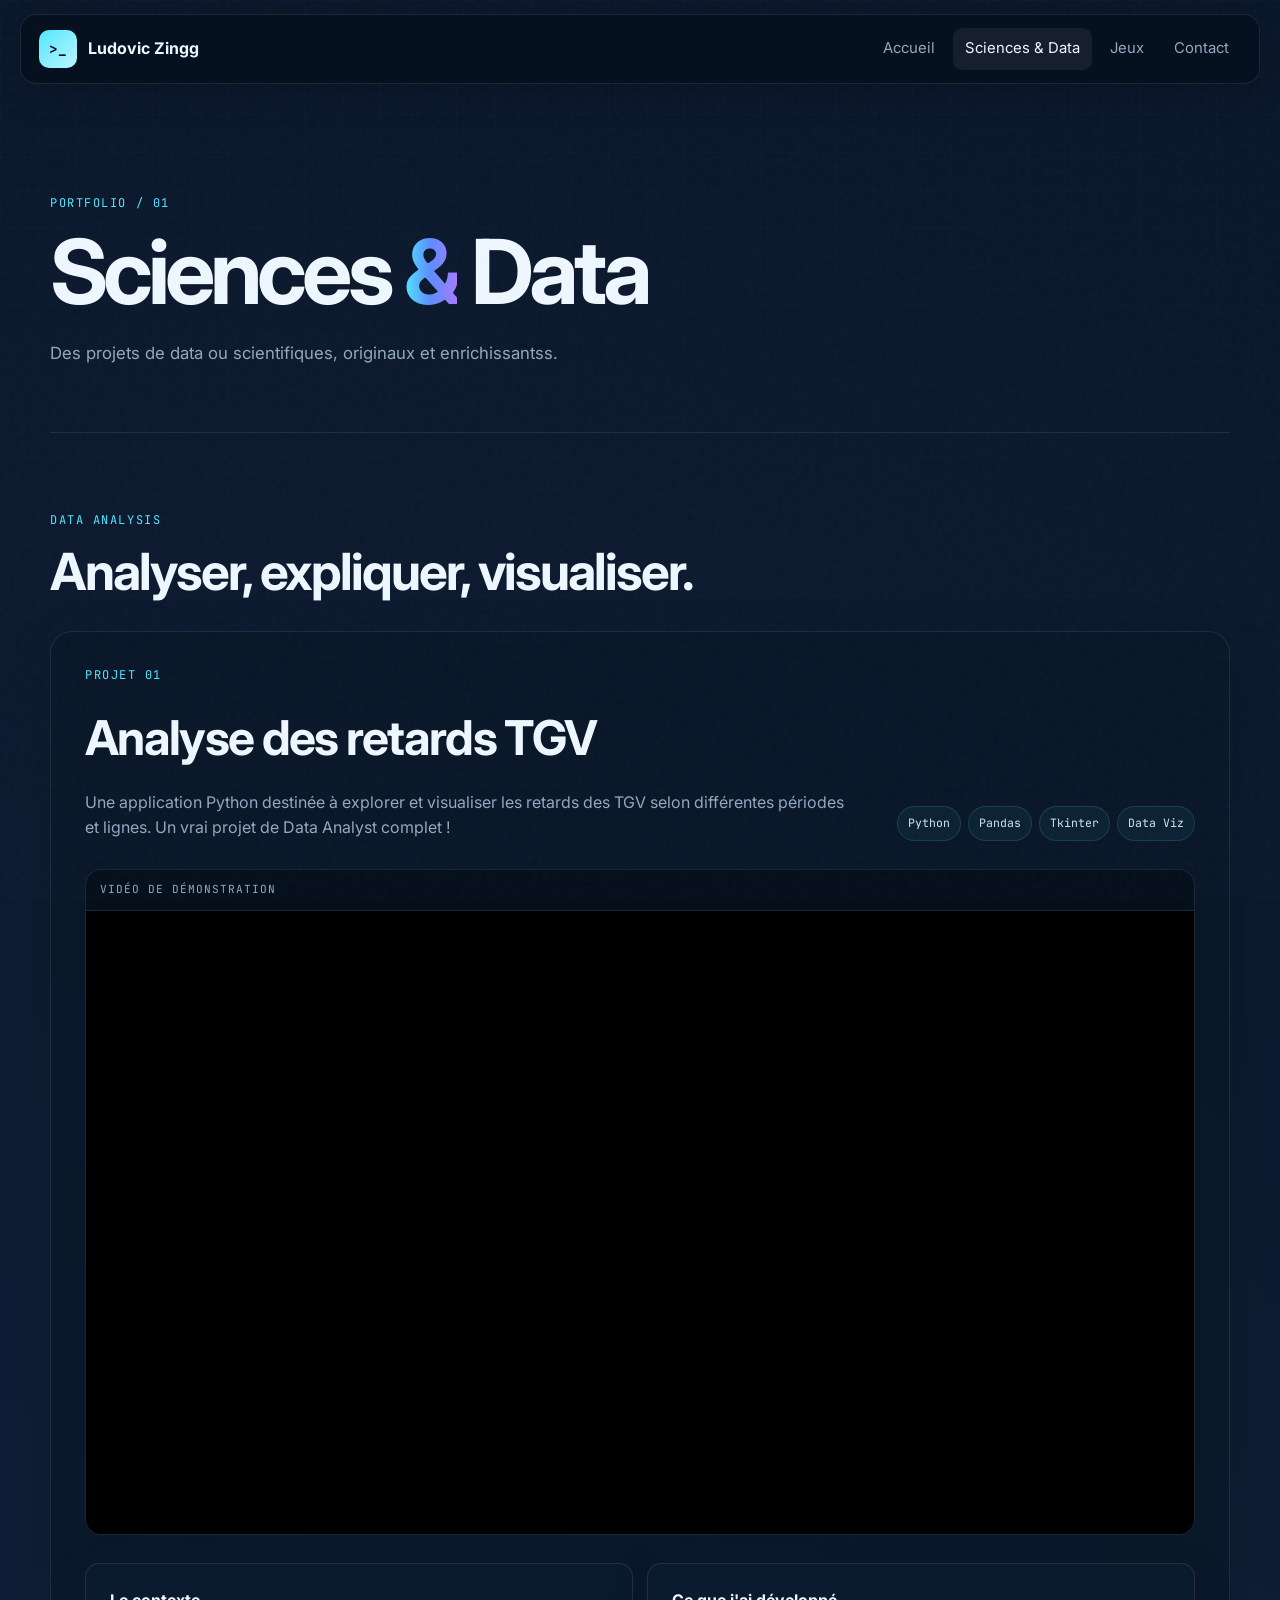
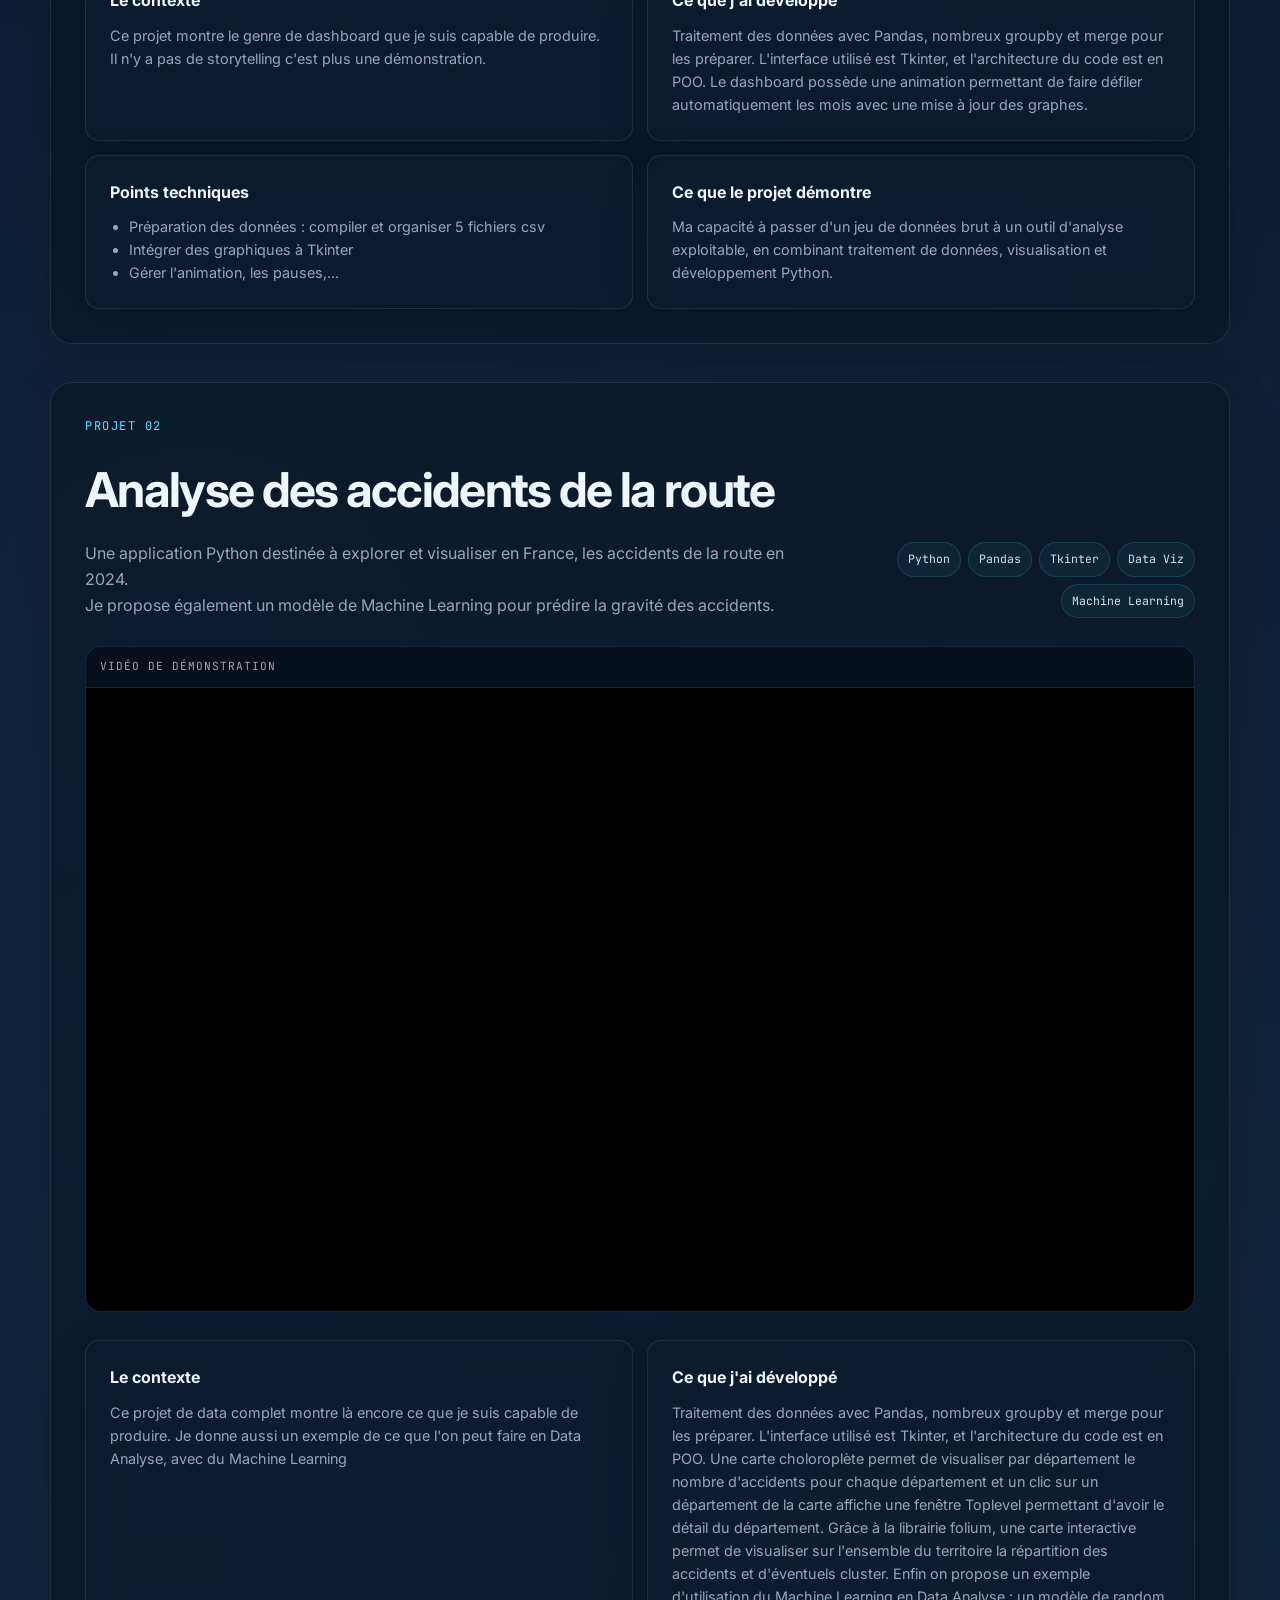
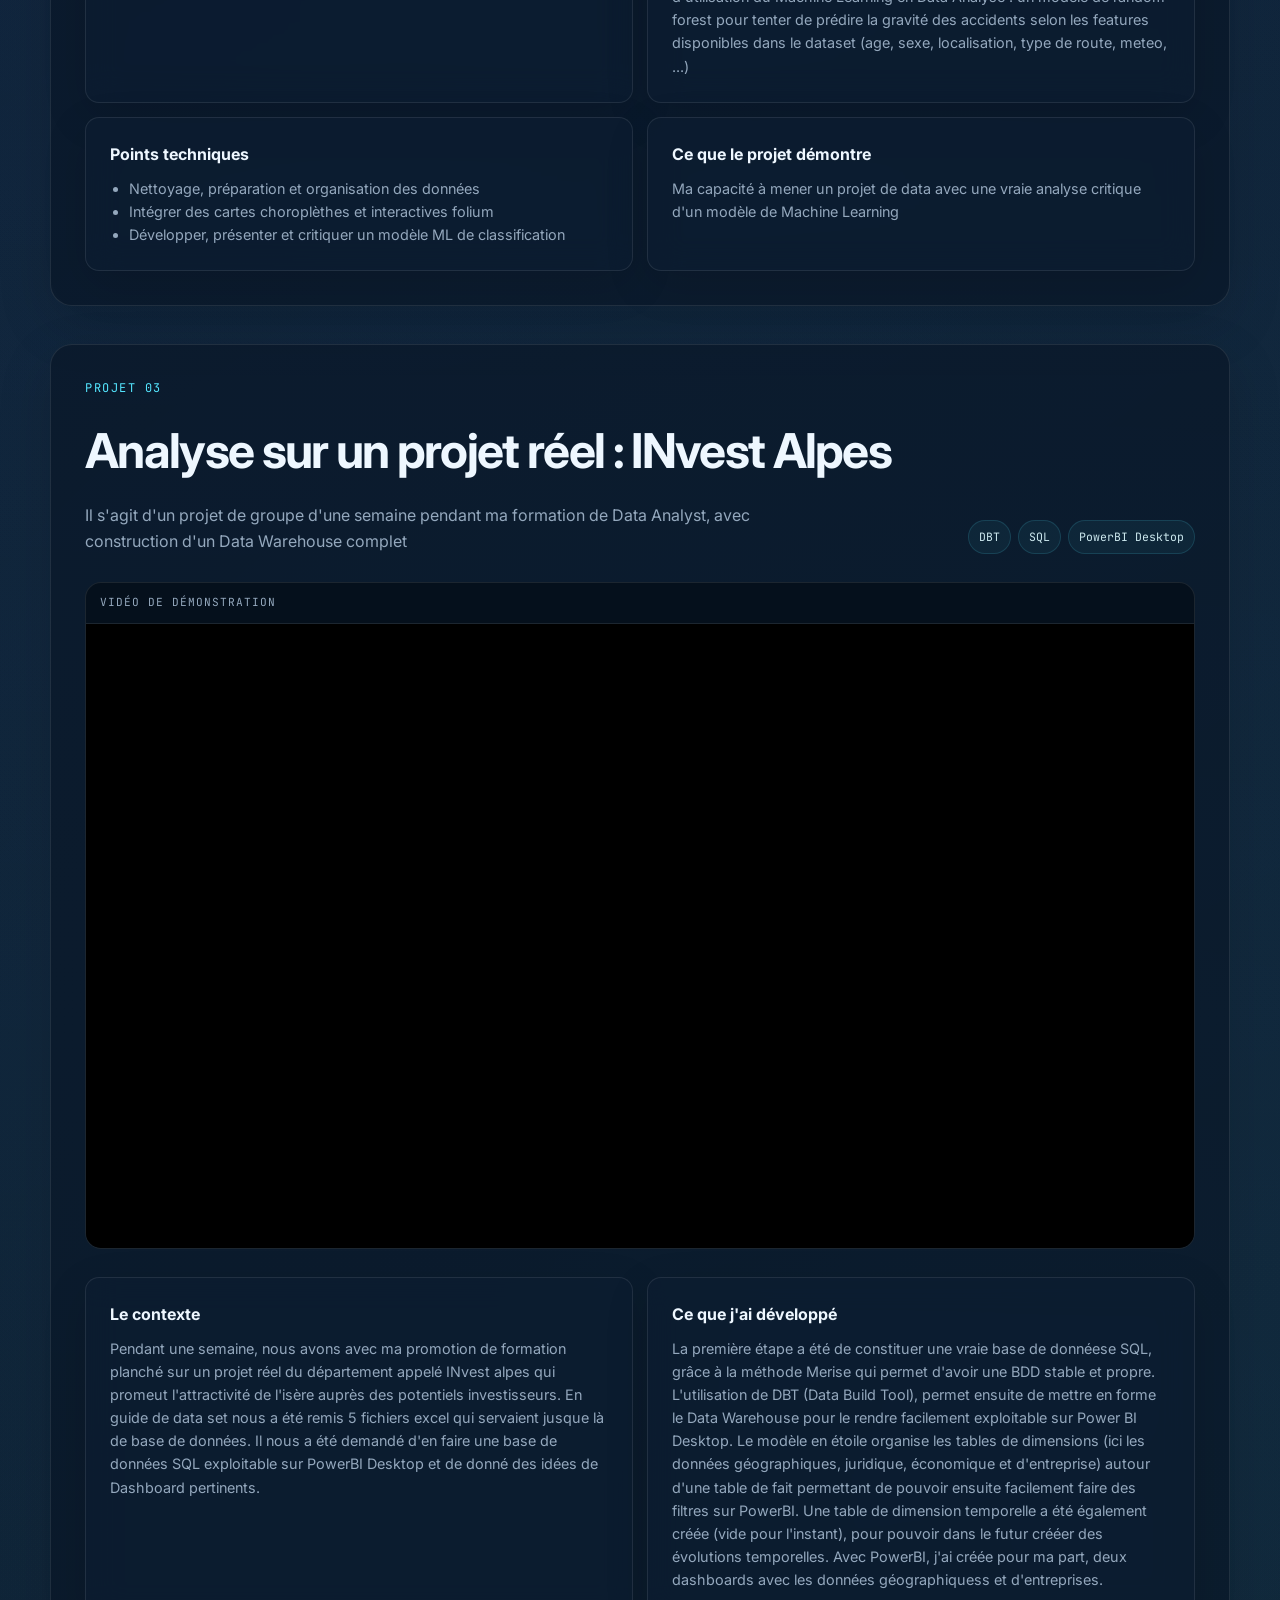
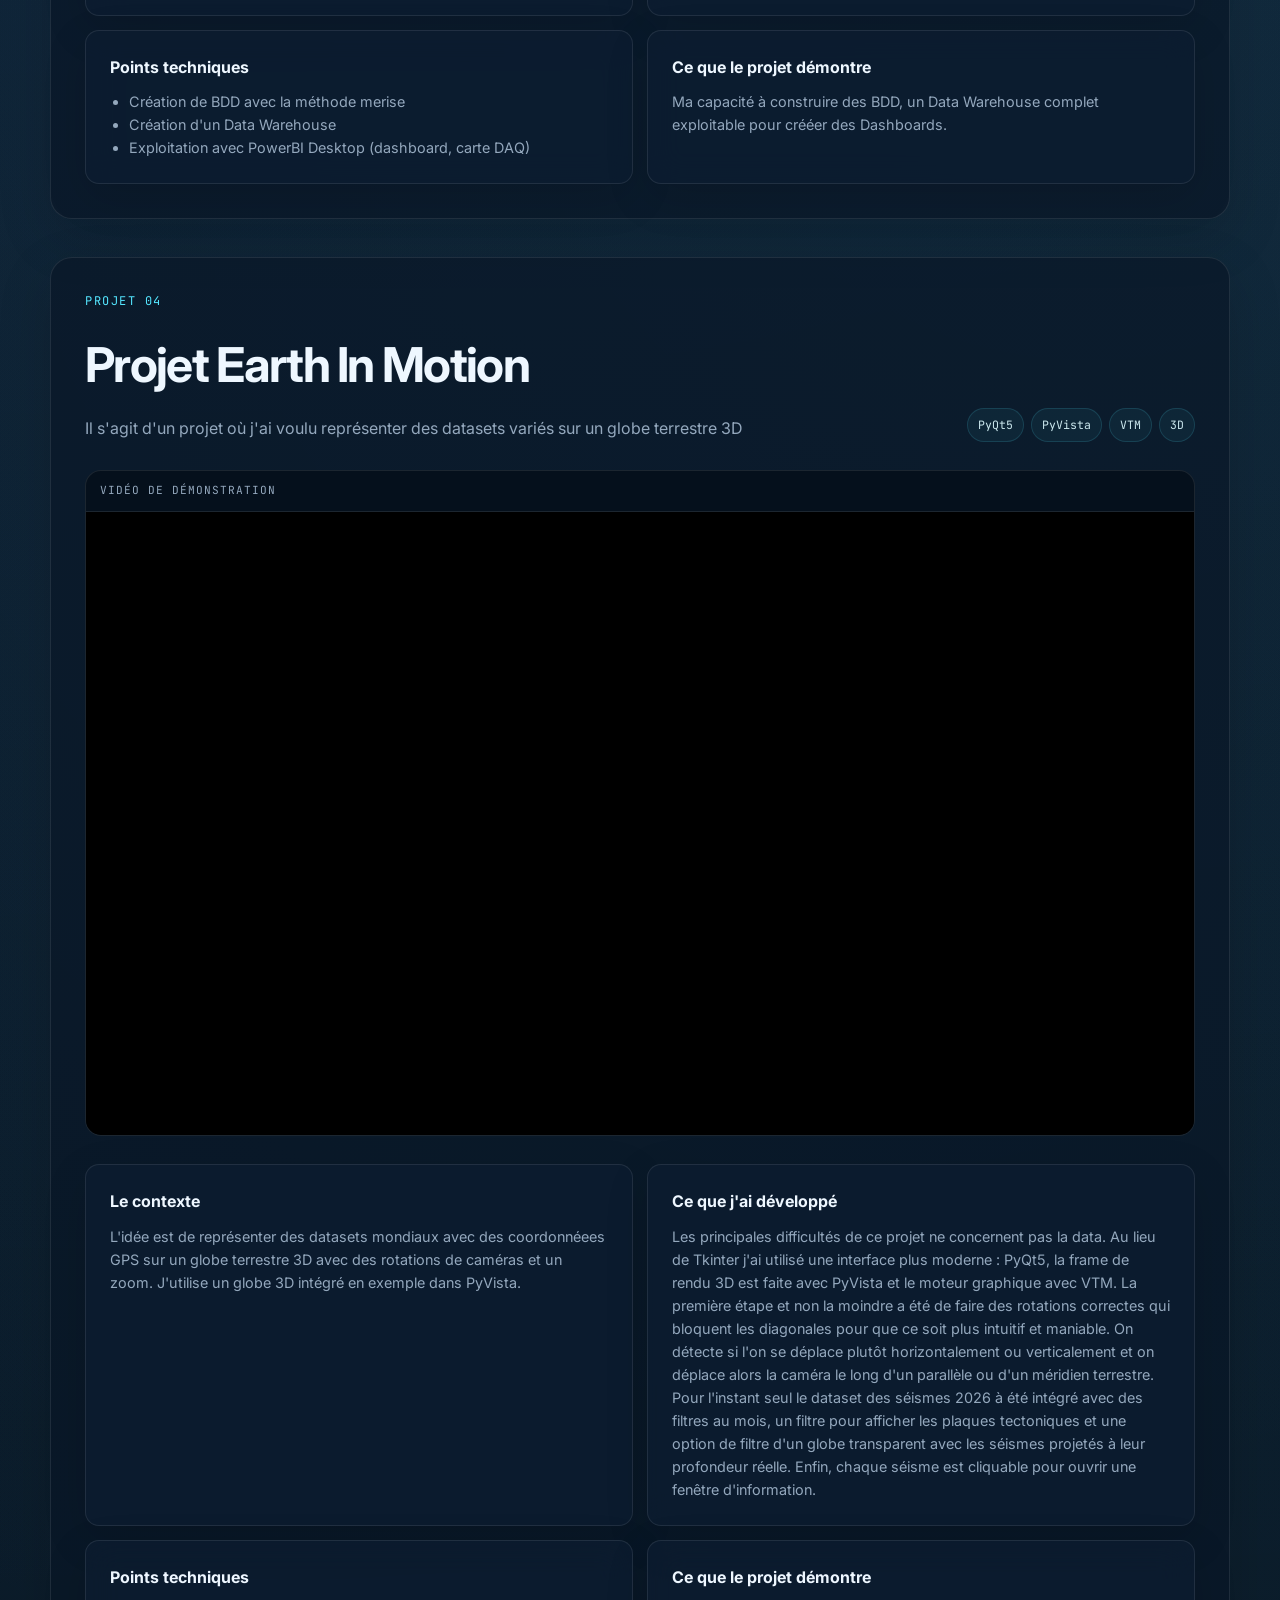
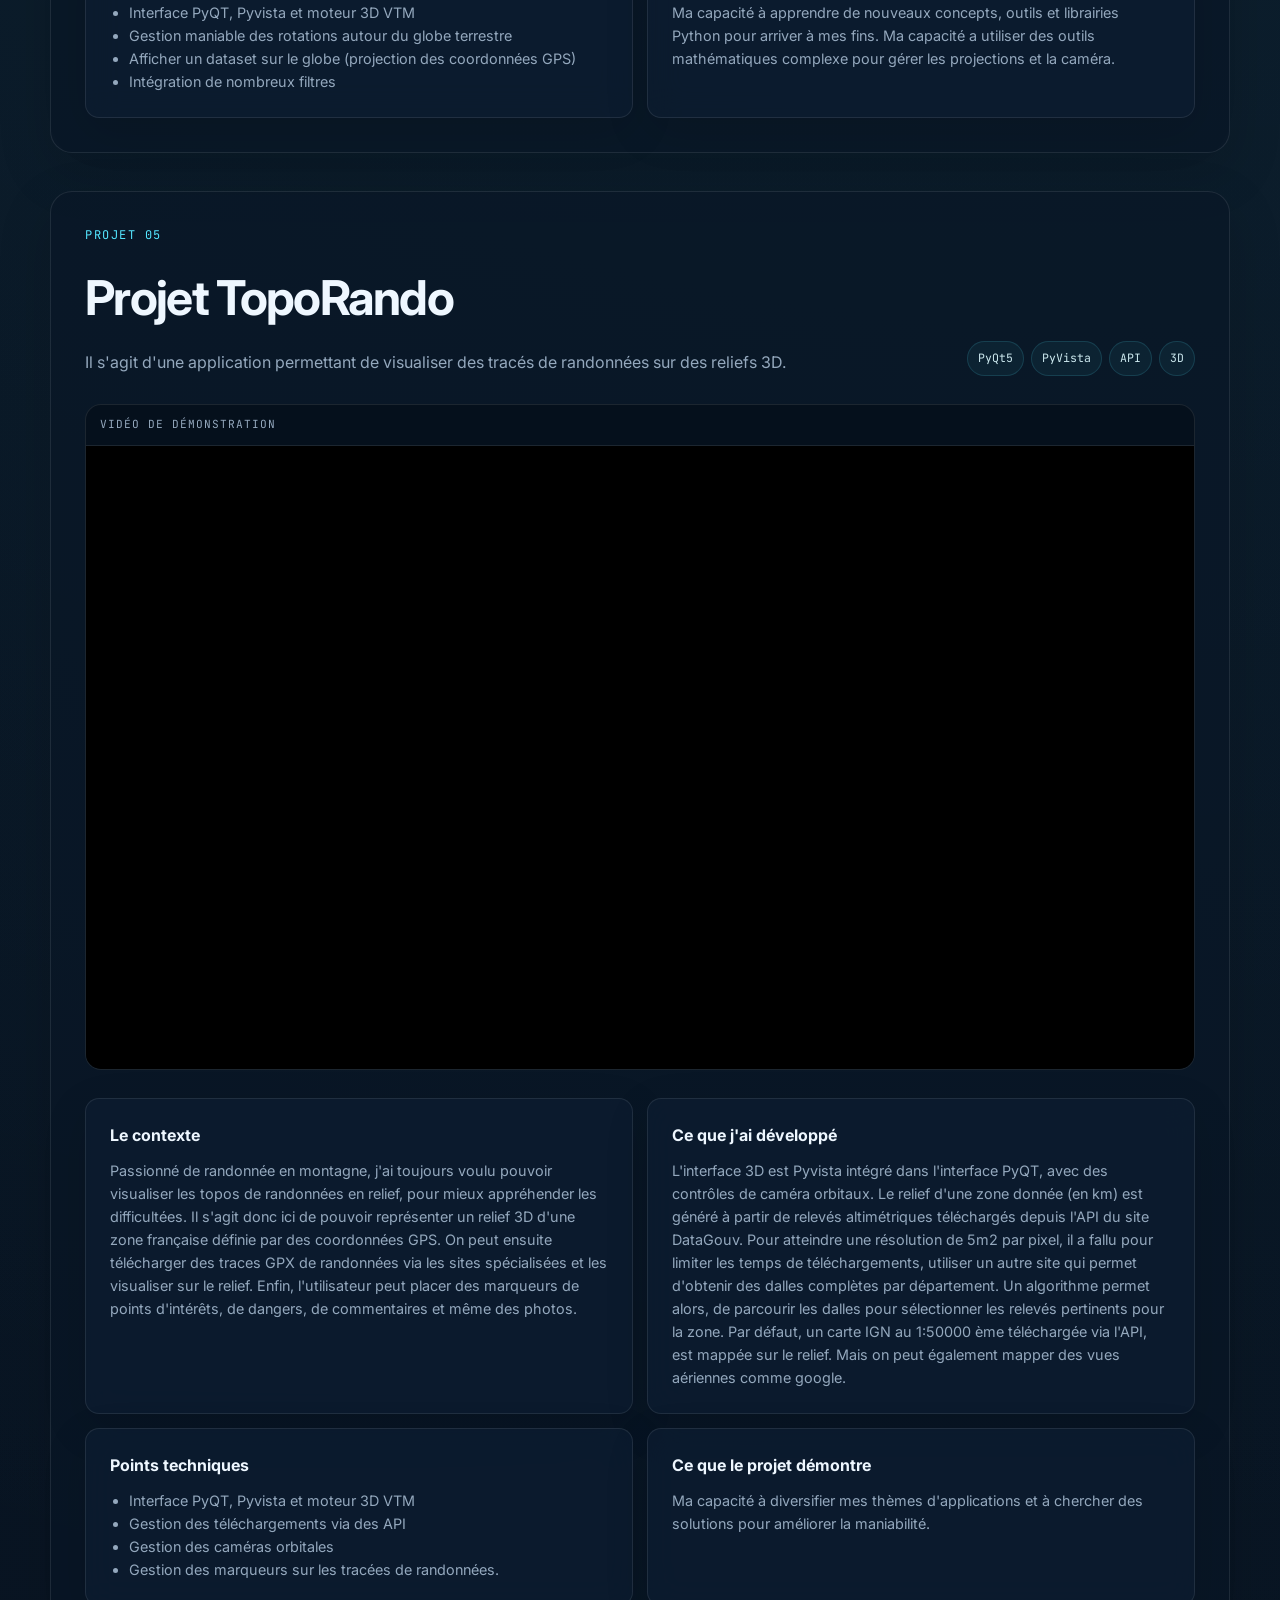
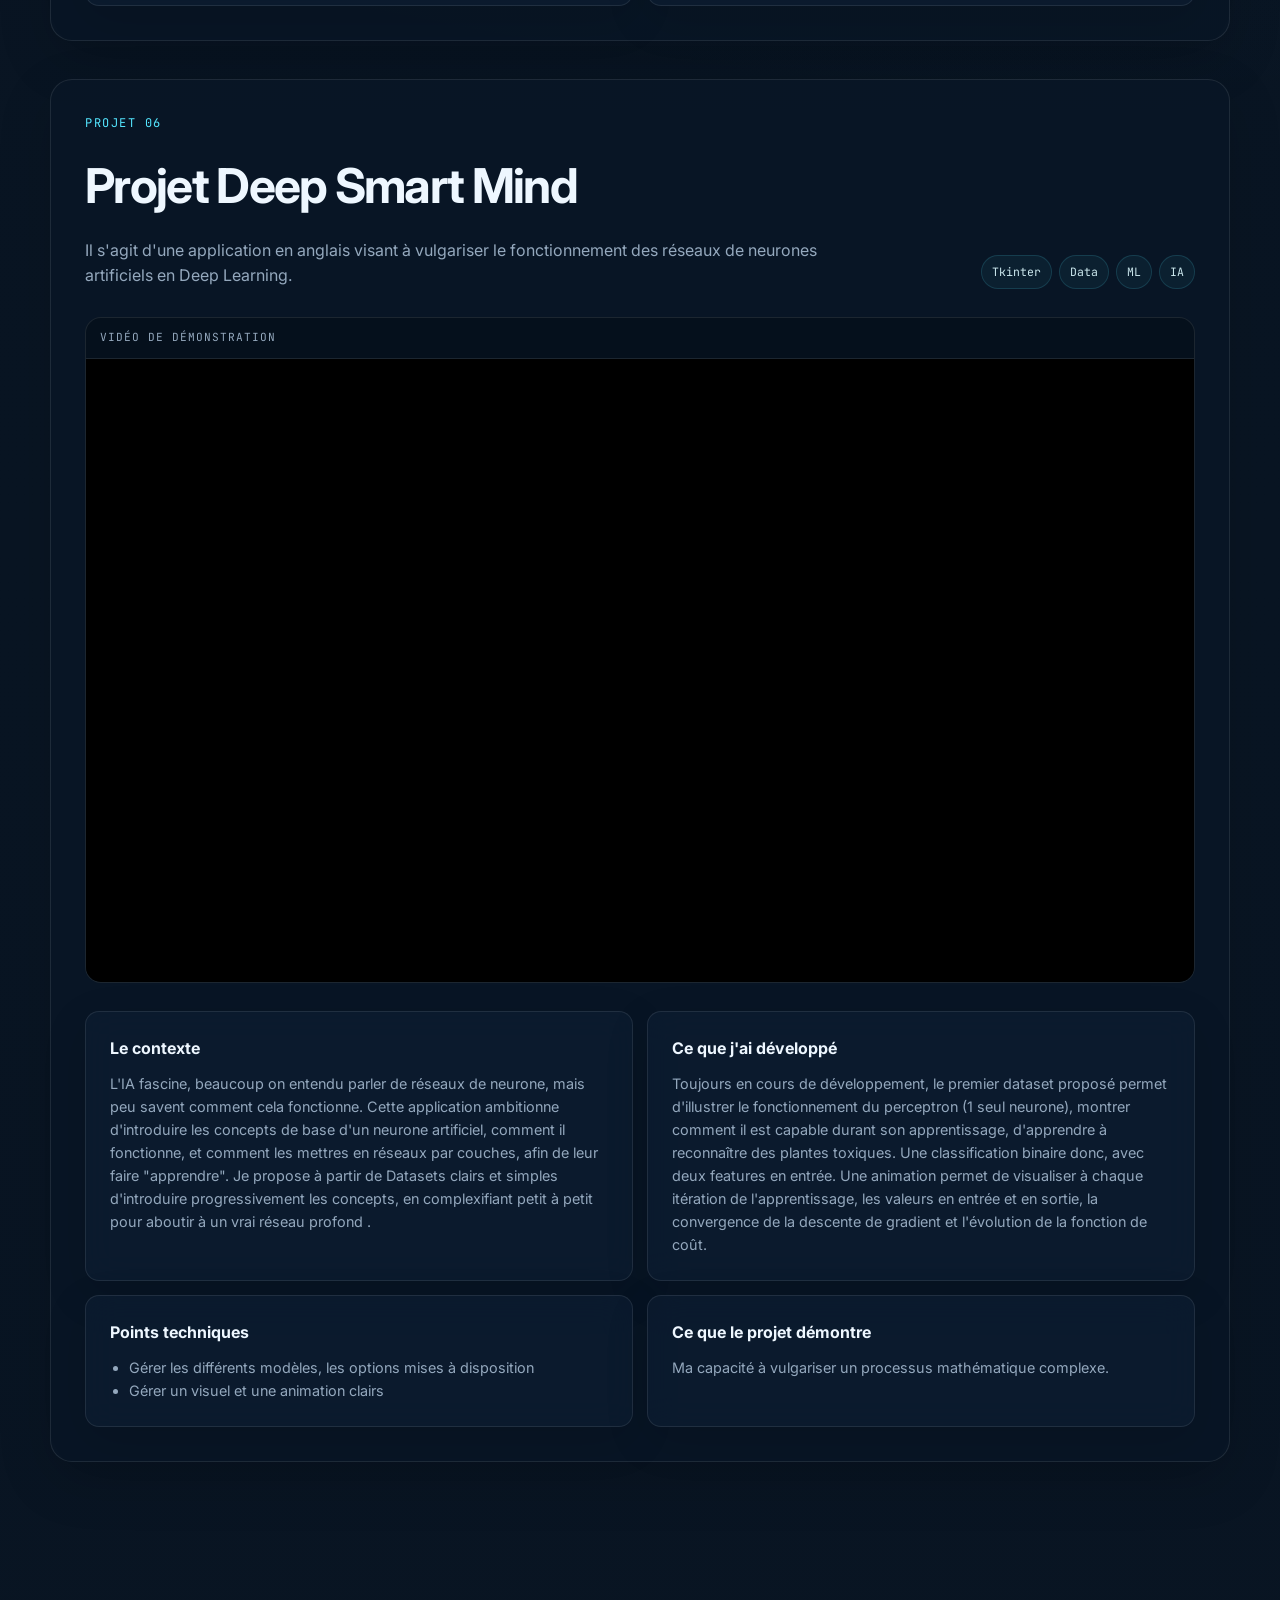
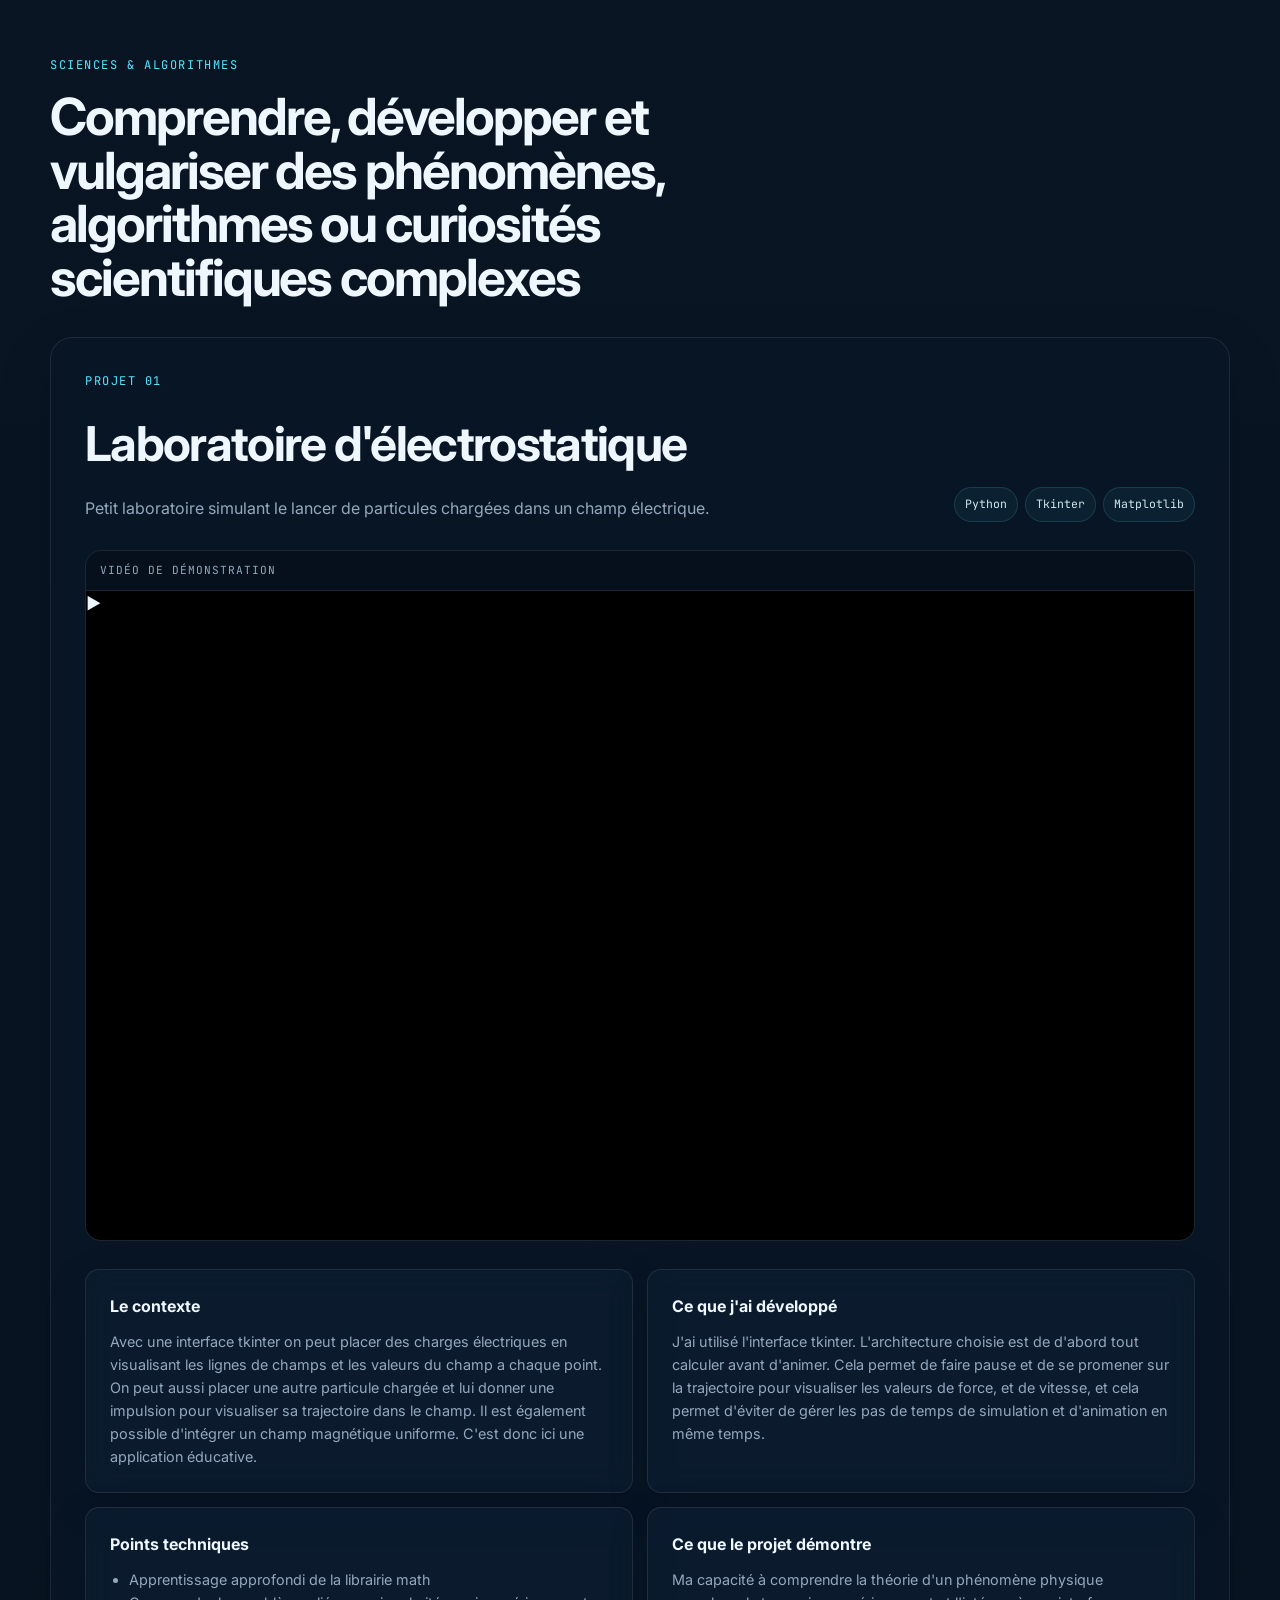
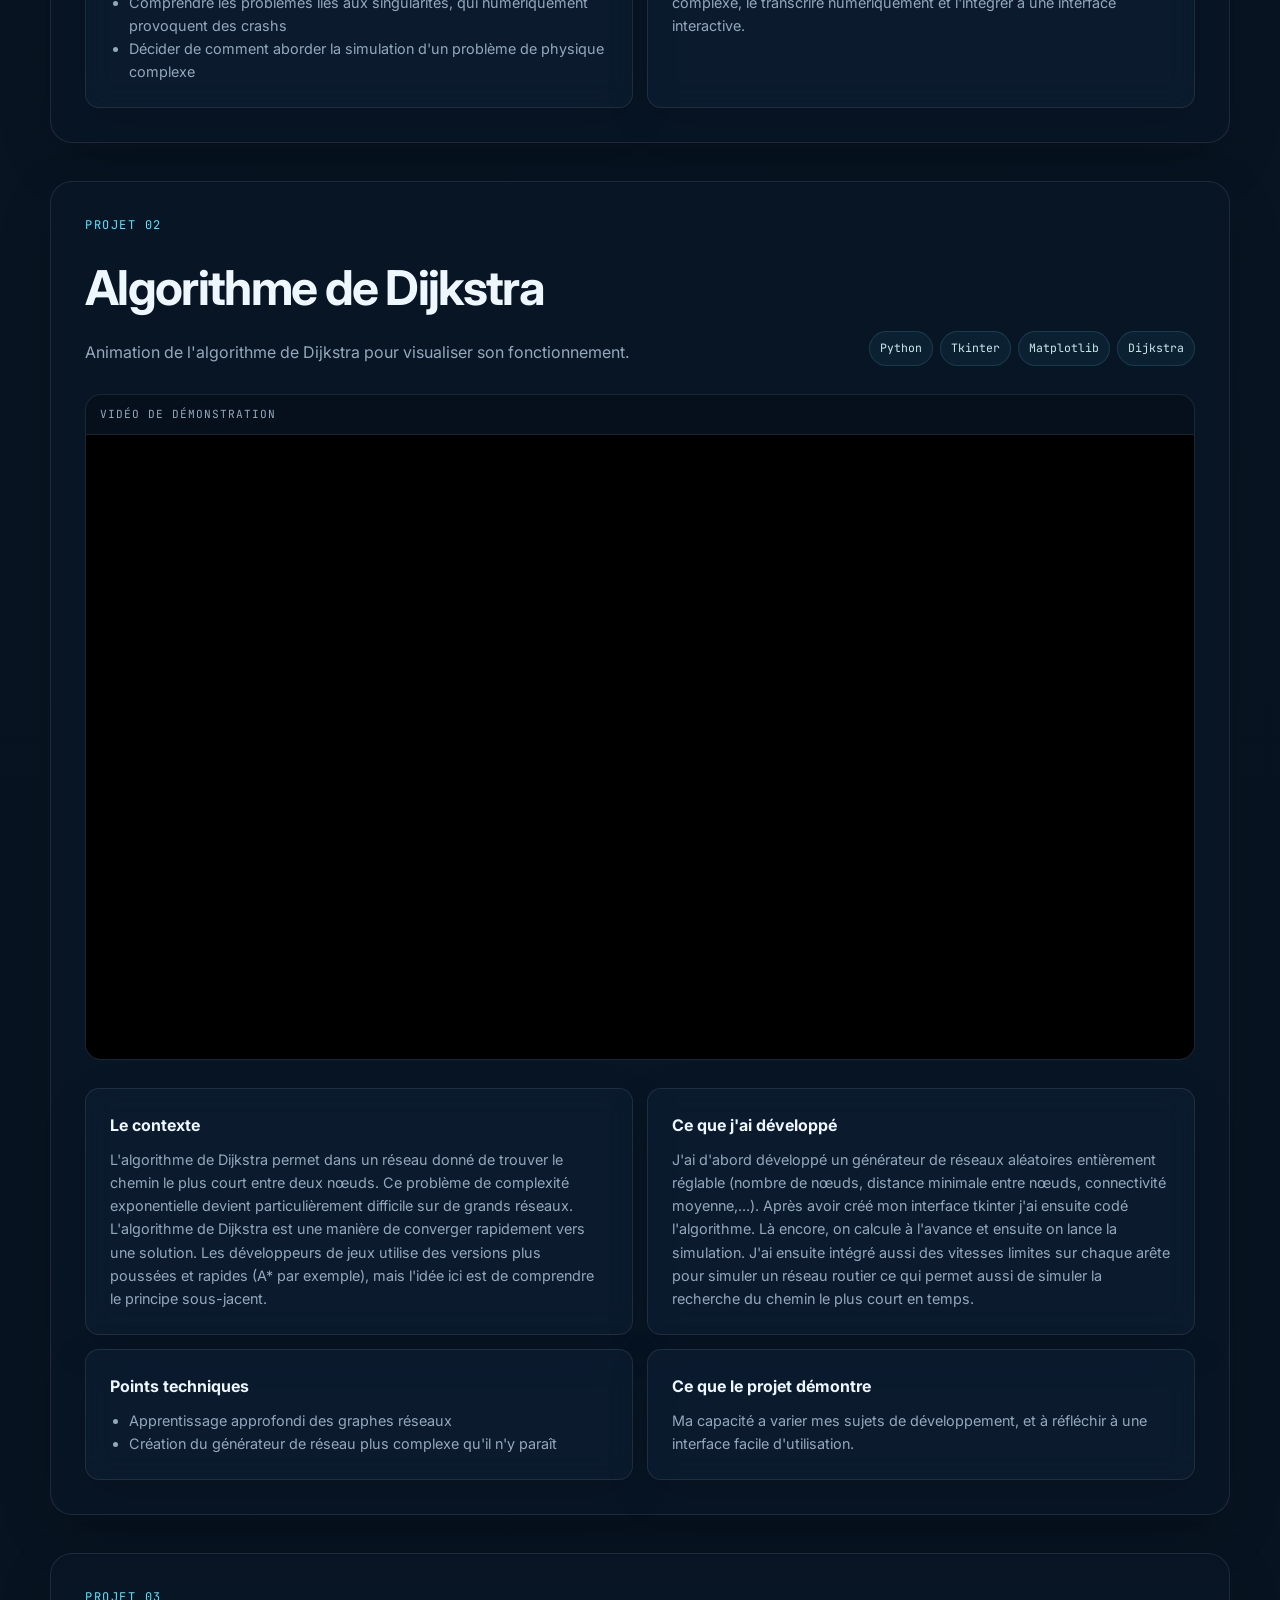
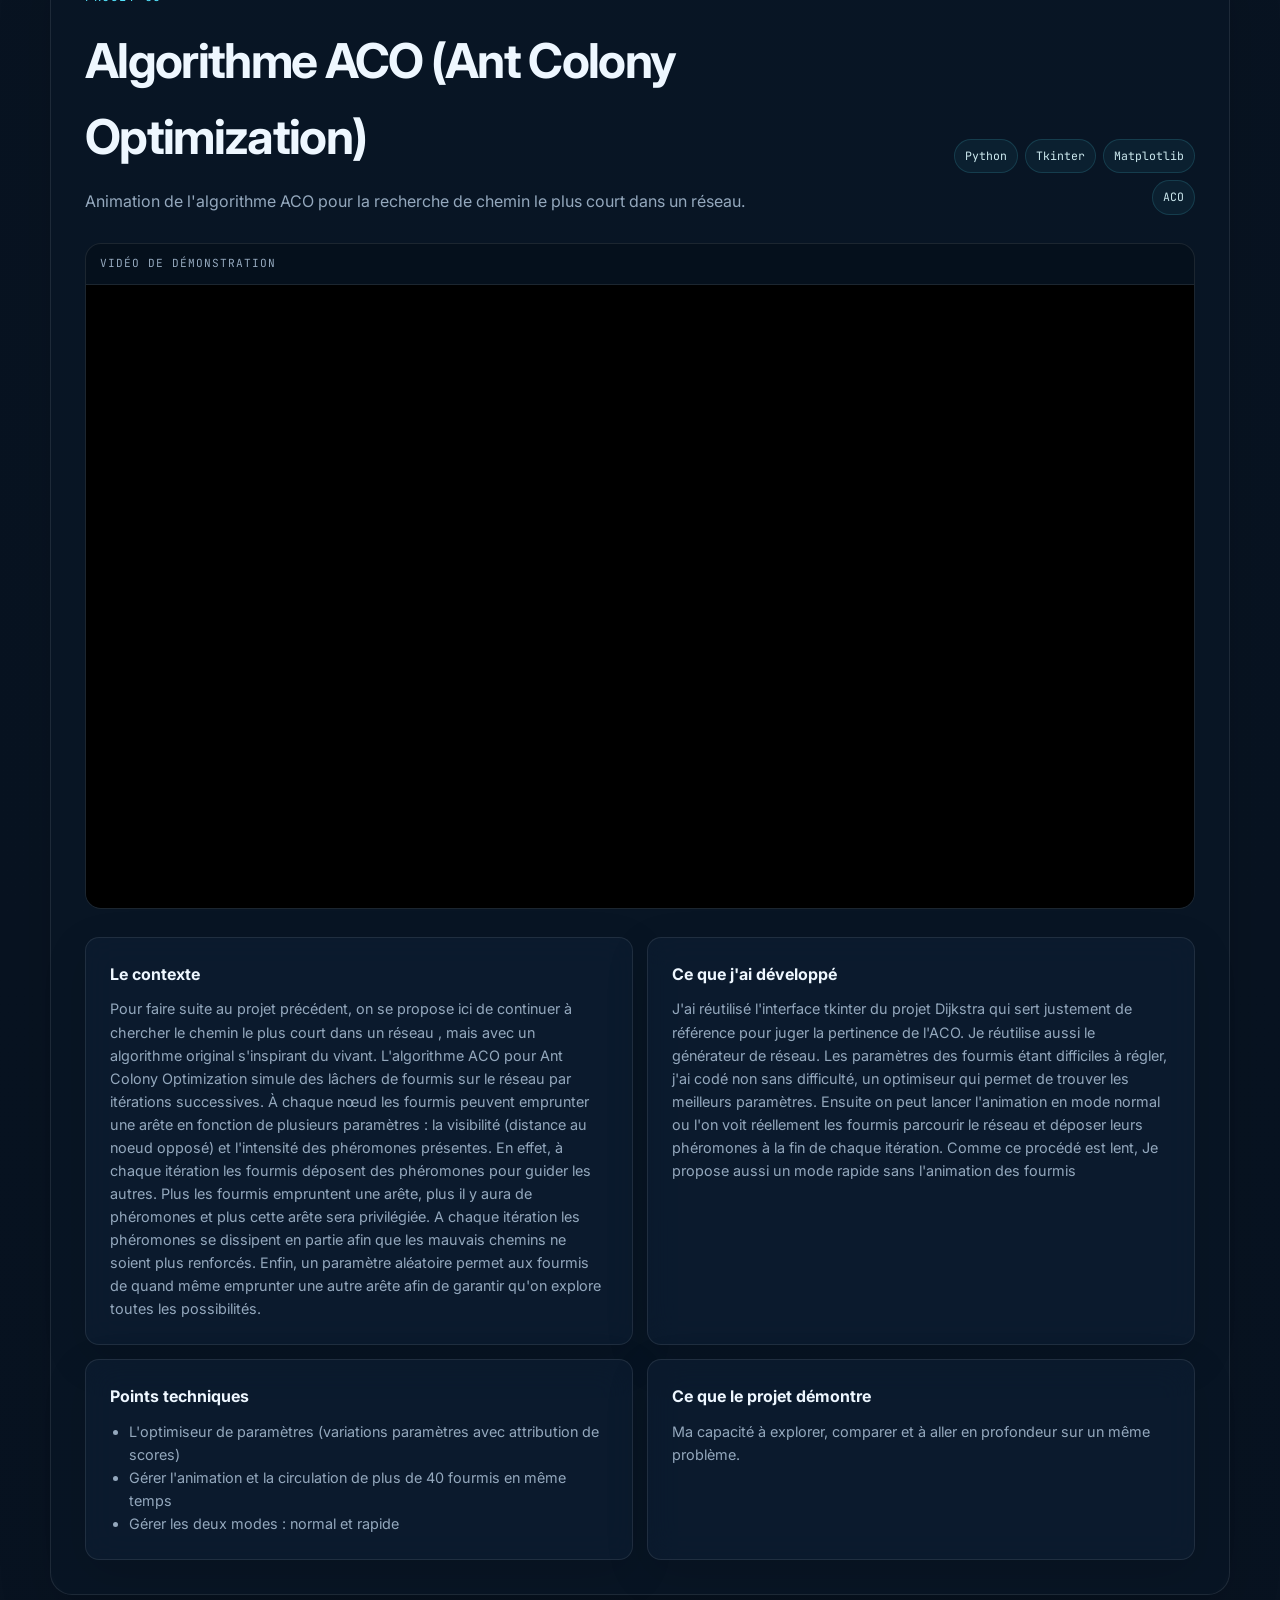
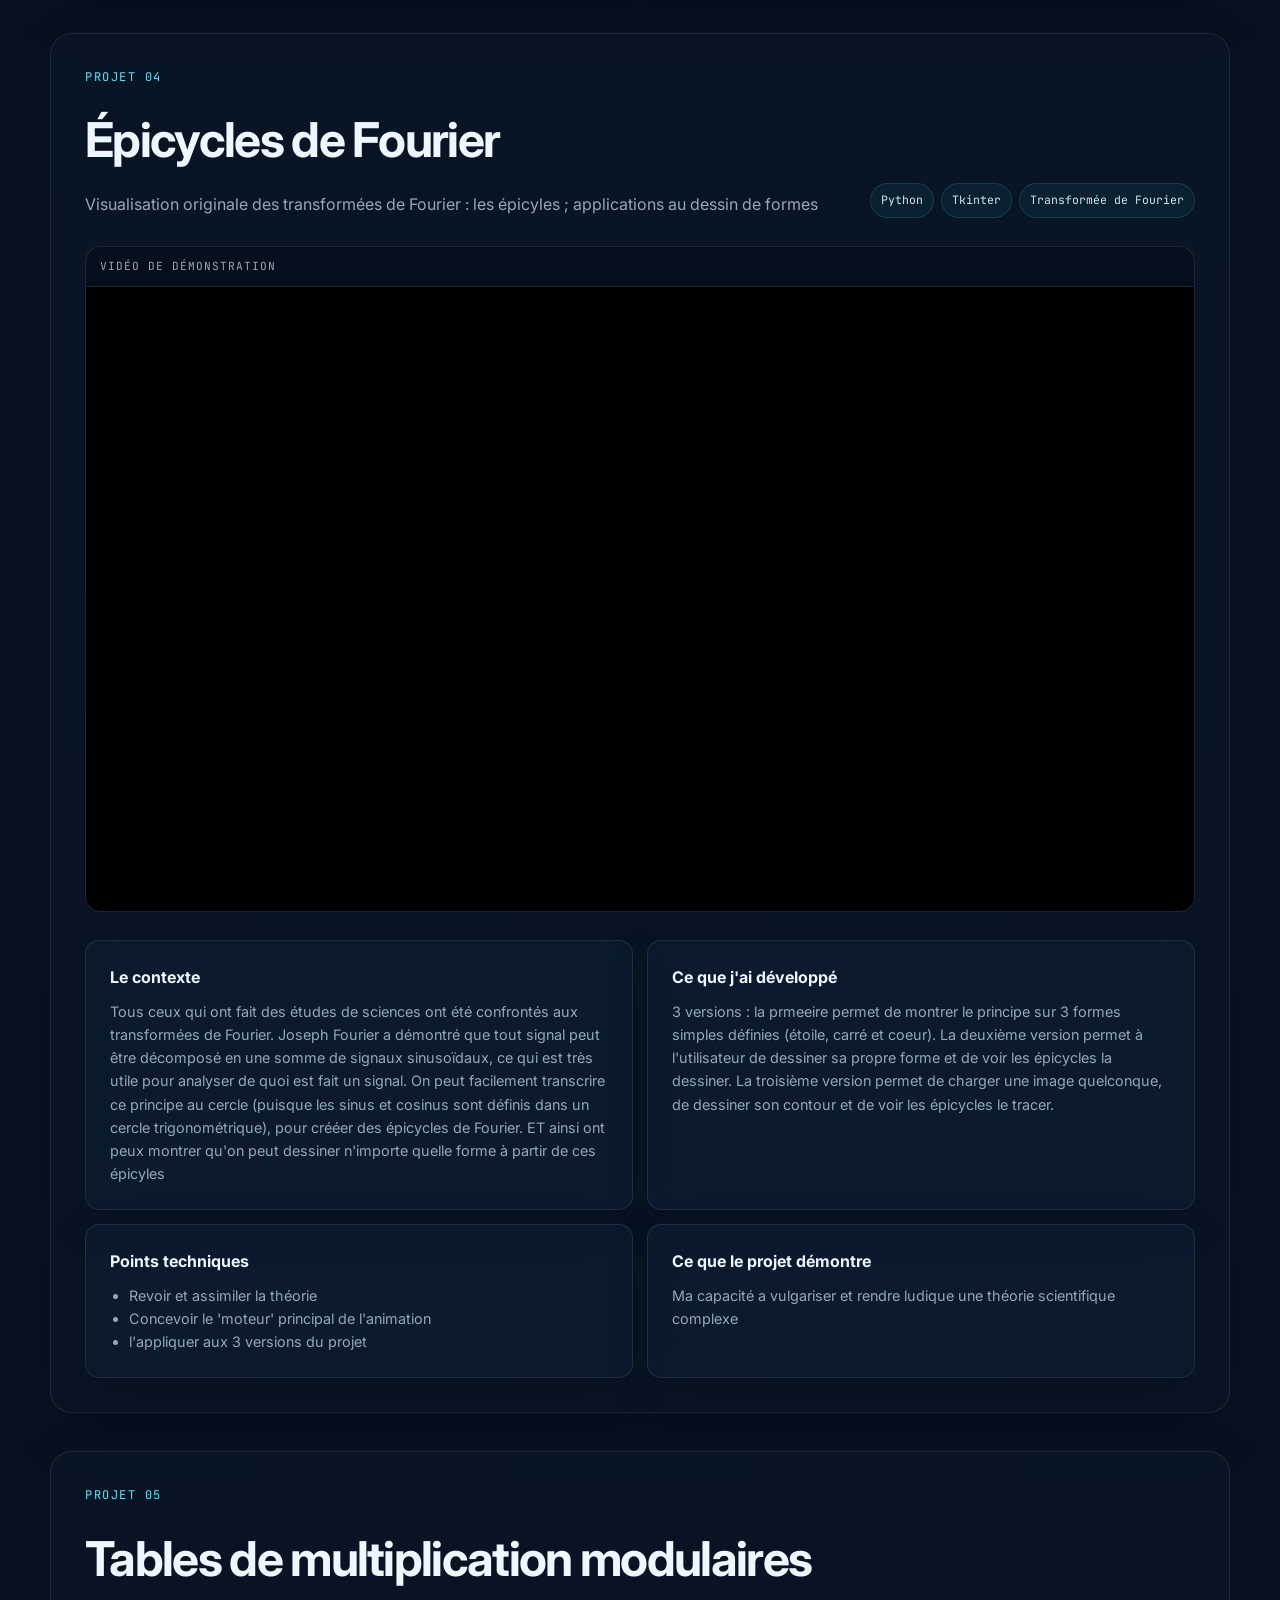
<file: sciences-data.html>
<!DOCTYPE html>
<html lang="fr">
<head>
  <meta charset="UTF-8">
  <meta name="viewport" content="width=device-width, initial-scale=1.0">
  <meta name="description" content="Projets Data Analyst, scientifiques et algorithmiques de Ludo Zingg.">
  <title>Sciences & Data | Ludovic Zingg</title>
  <link rel="preconnect" href="https://fonts.googleapis.com">
  <link rel="preconnect" href="https://fonts.gstatic.com" crossorigin>
  <link href="https://fonts.googleapis.com/css2?family=Inter:wght@400;500;600;700;800&family=JetBrains+Mono:wght@400;600&display=swap" rel="stylesheet">
  <link rel="stylesheet" href="css/style.css">
  <script src="js/script.js" defer></script>
</head>
<body>
  <div class="noise"></div>

  <header class="site-header">
    <a class="brand" href="index.html"><span class="brand-mark">&gt;_</span><span>Ludovic Zingg</span></a>
    <button class="menu-toggle" aria-label="Ouvrir le menu" aria-expanded="false">☰</button>
    <nav class="main-nav">
      <a href="index.html">Accueil</a>
      <a class="active" href="sciences-data.html">Sciences & Data</a>
      <a href="jeux.html">Jeux</a>
      <a href="contact.html">Contact</a>
    </nav>
  </header>

  <main>
    <section class="page-hero container reveal">
      <p class="eyebrow">PORTFOLIO / 01</p>
      <h1>Sciences <span class="accent">&</span> Data</h1>
      <p>
        Des projets de data ou scientifiques, originaux et enrichissantss.
      </p>
    </section>

    <section class="section container" id="data">
      <div class="section-heading reveal">
        <p class="eyebrow">DATA ANALYSIS</p>
        <h2>Analyser, expliquer, visualiser.</h2>
      </div>










      <article class="project-detail reveal" id="data_tgv">
        <div class="project-detail-head">
          <div>
            <p class="project-number">PROJET 01</p>
            <h2>Analyse des retards TGV</h2>
            <p class="lead">
              Une application Python destinée à explorer et visualiser les retards des TGV
              selon différentes périodes et lignes. Un vrai projet de Data Analyst complet !
            </p>
          </div>
          <div class="tags large-tags">
            <span>Python</span><span>Pandas</span><span>Tkinter</span><span>Data Viz</span>
          </div>
        </div>

        <div class="video-shell">
          <div class="video-label">VIDÉO DE DÉMONSTRATION</div>
          <div class="video-placeholder">
            <div>
              <iframe
                src="https://www.youtube.com/embed/EwyXR23AghM"
                title="Démonstration du projet"
                allow="accelerometer; autoplay; clipboard-write; encrypted-media; gyroscope; picture-in-picture"
                allowfullscreen>
              </iframe>
            </div>
          </div>
          <!-- Exemple YouTube :
          <iframe
              src="https://www.youtube.com/embed/TON_ID_VIDEO"
              title="Démonstration du projet"
              allow="accelerometer; autoplay; clipboard-write; encrypted-media; gyroscope; picture-in-picture"
              allowfullscreen>
          </iframe>
          -->
        </div>

        <div class="project-columns">
          <div class="content-block">
            <h3>Le contexte</h3>
            <p>
              Ce projet montre le genre de dashboard que je suis capable de produire. Il n'y a pas de storytelling c'est plus une démonstration.
            </p>
          </div>

          <div class="content-block">
            <h3>Ce que j'ai développé</h3>
            <p>
              Traitement des données avec Pandas, nombreux groupby et merge pour les préparer. L'interface utilisé est Tkinter, et l'architecture du code est en POO.
              Le dashboard possède une animation permettant de faire défiler automatiquement les mois avec une mise à jour des graphes.
            </p>
          </div>

          <div class="content-block">
            <h3>Points techniques</h3>
            <ul>
              <li>Préparation des données : compiler et organiser 5 fichiers csv</li>
              <li>Intégrer des graphiques à Tkinter</li>
              <li>Gérer l'animation, les pauses,...</li>
            </ul>
          </div>

          <div class="content-block">
            <h3>Ce que le projet démontre</h3>
            <p>
              Ma capacité à passer d'un jeu de données brut à un outil d'analyse exploitable,
              en combinant traitement de données, visualisation et développement Python.
            </p>
          </div>
        </div>
      </article>      


      <article class="project-detail reveal" id="data_accidents">
        <div class="project-detail-head">
          <div>
            <p class="project-number">PROJET 02</p>
            <h2>Analyse des accidents de la route</h2>
            <p class="lead">
              Une application Python destinée à explorer et visualiser en France, les accidents de la route en 2024. <br>
              Je propose également un modèle de Machine Learning pour prédire la gravité des accidents.
            </p>
          </div>
          <div class="tags large-tags">
            <span>Python</span><span>Pandas</span><span>Tkinter</span><span>Data Viz</span><span>Machine Learning</span>
          </div>
        </div>

        <div class="video-shell">
          <div class="video-label">VIDÉO DE DÉMONSTRATION</div>
          <div class="video-placeholder">
            <div>
              <iframe
                src="https://www.youtube.com/embed/laOh4mIq67g"
                title="Démonstration du projet"
                allow="accelerometer; autoplay; clipboard-write; encrypted-media; gyroscope; picture-in-picture"
                allowfullscreen>
              </iframe>
            </div>
          </div>
        </div>

        <div class="project-columns">
          <div class="content-block">
            <h3>Le contexte</h3>
            <p>
              Ce projet de data complet montre là encore ce que je suis capable de produire. Je donne aussi un exemple de ce que l'on peut faire en Data Analyse,
              avec du Machine Learning
            </p>
          </div>

          <div class="content-block">
            <h3>Ce que j'ai développé</h3>
            <p>
              Traitement des données avec Pandas, nombreux groupby et merge pour les préparer. L'interface utilisé est Tkinter, et l'architecture du code est en POO.
              Une carte choloroplète permet de visualiser par département le nombre d'accidents pour chaque département et un clic sur un département de la carte affiche 
              une fenêtre Toplevel permettant d'avoir le détail du département. Grâce à la librairie folium, une carte interactive permet de visualiser sur l'ensemble du
               territoire la répartition des accidents et d'éventuels cluster. Enfin on propose un exemple d'utilisation du Machine Learning en Data Analyse : un modèle de random forest 
               pour tenter de prédire la gravité des accidents selon les features disponibles dans le dataset (age, sexe, localisation, type de route, meteo, ...)
            </p>
          </div>

          <div class="content-block">
            <h3>Points techniques</h3>
            <ul>
              <li>Nettoyage, préparation et organisation des données </li>
              <li>Intégrer des cartes choroplèthes et interactives folium</li>
              <li>Développer, présenter et critiquer un modèle ML de classification</li>
            </ul>
          </div>

          <div class="content-block">
            <h3>Ce que le projet démontre</h3>
            <p>
              Ma capacité à mener un projet de data avec une vraie analyse critique d'un modèle de Machine Learning 
            </p>
          </div>
        </div>
      </article>




      <article class="project-detail reveal" id="data_invest">
        <div class="project-detail-head">
          <div>
            <p class="project-number">PROJET 03</p>
            <h2>Analyse sur un projet réel : INvest Alpes</h2>
            <p class="lead">
              Il s'agit d'un projet de groupe d'une semaine pendant ma formation de Data Analyst, avec construction d'un Data Warehouse complet
            </p>
          </div>
          <div class="tags large-tags">
            <span>DBT</span><span>SQL</span><span>PowerBI Desktop</span>
          </div>
        </div>

        <div class="video-shell">
          <div class="video-label">VIDÉO DE DÉMONSTRATION</div>
          <div class="video-placeholder">
            <div>
              <iframe
                src="https://www.youtube.com/embed/6EqzZGBQd88"
                title="Démonstration du projet"
                allow="accelerometer; autoplay; clipboard-write; encrypted-media; gyroscope; picture-in-picture"
                allowfullscreen>
              </iframe>
            </div>
          </div>
        </div>

        <div class="project-columns">
          <div class="content-block">
            <h3>Le contexte</h3>
            <p>
              Pendant une semaine, nous avons avec ma promotion de formation planché sur un projet réel du département appelé INvest alpes qui promeut l'attractivité de l'isère auprès des potentiels investisseurs.
              En guide de data set nous a été remis 5 fichiers excel qui servaient jusque là de base de données. Il nous a été demandé d'en faire une base de données SQL exploitable sur PowerBI Desktop et de donné
              des idées de Dashboard pertinents.
            </p>
          </div>

          <div class="content-block">
            <h3>Ce que j'ai développé</h3>
            <p>
              La première étape a été de constituer une vraie base de donnéese SQL, grâce à la méthode Merise qui permet d'avoir une BDD stable et propre. L'utilisation de DBT (Data Build Tool), permet ensuite de mettre en forme
              le Data Warehouse pour le rendre facilement exploitable sur Power BI Desktop. Le modèle en étoile organise les tables de dimensions (ici les données géographiques, juridique, économique et d'entreprise) autour d'une table de fait permettant
              de pouvoir ensuite facilement faire des filtres sur PowerBI. Une table de dimension temporelle a été également créée (vide pour l'instant), pour pouvoir dans le futur crééer des évolutions temporelles. Avec PowerBI, j'ai créée pour ma part, 
              deux dashboards avec les données géographiquess et d'entreprises.   
            </p>
          </div>

          <div class="content-block">
            <h3>Points techniques</h3>
            <ul>
              <li>Création de BDD avec la méthode merise</li>
              <li>Création d'un Data Warehouse</li>
              <li>Exploitation avec PowerBI Desktop (dashboard, carte DAQ)</li>
            </ul>
          </div>

          <div class="content-block">
            <h3>Ce que le projet démontre</h3>
            <p>
              Ma capacité à construire des BDD, un Data Warehouse complet exploitable pour crééer des Dashboards. 
            </p>
          </div>
        </div>
      </article>

      <article class="project-detail reveal" id="data_earth">
        <div class="project-detail-head">
          <div>
            <p class="project-number">PROJET 04</p>
            <h2>Projet Earth In Motion</h2>
            <p class="lead">
              Il s'agit d'un projet où j'ai voulu représenter des datasets variés sur un globe terrestre 3D
            </p>
          </div>
          <div class="tags large-tags">
            <span>PyQt5</span><span>PyVista</span><span>VTM</span><span>3D</span>
          </div>
        </div>

        <div class="video-shell">
          <div class="video-label">VIDÉO DE DÉMONSTRATION</div>
          <div class="video-placeholder">
            <div>
              <iframe
                src="https://www.youtube.com/embed/kZuShijvluw"
                title="Démonstration du projet"
                allow="accelerometer; autoplay; clipboard-write; encrypted-media; gyroscope; picture-in-picture"
                allowfullscreen>
              </iframe>
            </div>
          </div>
        </div>

        <div class="project-columns">
          <div class="content-block">
            <h3>Le contexte</h3>
            <p>
              L'idée est de représenter des datasets mondiaux avec des coordonnéees GPS sur un globe terrestre 3D avec des rotations de caméras et un zoom.
              J'utilise un globe 3D intégré en exemple dans PyVista.
            </p>
          </div>

          <div class="content-block">
            <h3>Ce que j'ai développé</h3>
            <p>
              Les principales difficultés de ce projet ne concernent pas la data. Au lieu de Tkinter j'ai utilisé une interface plus moderne : PyQt5, la frame de rendu 3D est 
              faite avec PyVista et le moteur graphique avec VTM. La première étape et non la moindre a été de faire des rotations correctes qui bloquent les diagonales pour que ce soit plus intuitif et maniable. 
              On détecte si l'on se déplace plutôt horizontalement ou verticalement et on déplace alors la caméra le long d'un parallèle ou d'un méridien terrestre. Pour l'instant seul le dataset des séismes 2026 à été 
              intégré avec des filtres au mois, un filtre pour afficher les plaques tectoniques et une option de filtre d'un globe transparent avec les séismes projetés à leur profondeur réelle. Enfin, chaque séisme
               est cliquable pour ouvrir une fenêtre d'information. 
            </p>
          </div>

          <div class="content-block">
            <h3>Points techniques</h3>
            <ul>
              <li>Interface PyQT, Pyvista et moteur 3D VTM</li>
              <li>Gestion maniable des rotations autour du globe terrestre</li>
              <li>Afficher un dataset sur le globe (projection des coordonnées GPS)</li>
              <li>Intégration de nombreux filtres</li>
            </ul>
          </div>

          <div class="content-block">
            <h3>Ce que le projet démontre</h3>
            <p>
              Ma capacité à apprendre de nouveaux concepts, outils et librairies Python pour arriver à mes fins. Ma capacité a utiliser des outils mathématiques complexe pour gérer les projections et la caméra. 
            </p>
          </div>
        </div>
      </article>



      <article class="project-detail reveal" id="data_topo">
        <div class="project-detail-head">
          <div>
            <p class="project-number">PROJET 05</p>
            <h2>Projet TopoRando</h2>
            <p class="lead">
              Il s'agit d'une application permettant de visualiser des tracés de randonnées sur des reliefs 3D.
            </p>
          </div>
          <div class="tags large-tags">
            <span>PyQt5</span><span>PyVista</span><span>API</span><span>3D</span>
          </div>
        </div>

        <div class="video-shell">
          <div class="video-label">VIDÉO DE DÉMONSTRATION</div>
          <div class="video-placeholder">
            <div>
              <iframe
                src="https://www.youtube.com/embed/Jz17oZ_nBYw"
                title="Démonstration du projet"
                allow="accelerometer; autoplay; clipboard-write; encrypted-media; gyroscope; picture-in-picture"
                allowfullscreen>
              </iframe>
            </div>
          </div>
        </div>

        <div class="project-columns">
          <div class="content-block">
            <h3>Le contexte</h3>
            <p>
              Passionné de randonnée en montagne, j'ai toujours voulu pouvoir visualiser les topos de randonnées en relief, pour mieux appréhender les difficultées.
              Il s'agit donc ici de pouvoir représenter un relief 3D d'une zone française définie par des coordonnées GPS. On peut ensuite télécharger des traces GPX
              de randonnées via les sites spécialisées et les visualiser sur le relief. Enfin, l'utilisateur peut placer des marqueurs de points d'intérêts, de dangers, 
              de commentaires et même des photos. 
            </p>
          </div>

          <div class="content-block">
            <h3>Ce que j'ai développé</h3>
            <p>
              L'interface 3D est Pyvista intégré dans l'interface PyQT, avec des contrôles de caméra orbitaux. Le relief d'une zone donnée (en km) est généré à partir 
              de relevés altimétriques téléchargés depuis l'API du site DataGouv. Pour atteindre une résolution de 5m2 par pixel, il a fallu pour limiter les temps de
               téléchargements, utiliser un autre site qui permet d'obtenir des dalles complètes par département. Un algorithme permet alors, de parcourir les dalles pour
                sélectionner les relevés pertinents pour la zone. Par défaut, un carte IGN au 1:50000 ème téléchargée via l'API, est mappée sur le relief. Mais on peut
                 également mapper des vues aériennes comme google.  
            </p>
          </div>

          <div class="content-block">
            <h3>Points techniques</h3>
            <ul>
              <li>Interface PyQT, Pyvista et moteur 3D VTM</li>
              <li>Gestion des téléchargements via des API</li>
              <li>Gestion des caméras orbitales</li>
              <li>Gestion des marqueurs sur les tracées de randonnées.</li>
            </ul>
          </div>

          <div class="content-block">
            <h3>Ce que le projet démontre</h3>
            <p>
              Ma capacité à diversifier mes thèmes d'applications et à chercher des solutions pour améliorer la maniabilité.  
            </p>
          </div>
        </div>
      </article>

      

      <article class="project-detail reveal" id="data_neural_network">
        <div class="project-detail-head">
          <div>
            <p class="project-number">PROJET 06</p>
            <h2>Projet Deep Smart Mind</h2>
            <p class="lead">
              Il s'agit d'une application en anglais visant à vulgariser le fonctionnement des réseaux de neurones artificiels
               en Deep Learning.
            </p>
          </div>
          <div class="tags large-tags">
            <span>Tkinter</span><span>Data</span><span>ML</span><span>IA</span>
          </div>
        </div>

        <div class="video-shell">
          <div class="video-label">VIDÉO DE DÉMONSTRATION</div>
          <div class="video-placeholder">
            <div>
              <iframe
                src="https://www.youtube.com/embed/0CudbNiaBCM"
                title="Démonstration du projet"
                allow="accelerometer; autoplay; clipboard-write; encrypted-media; gyroscope; picture-in-picture"
                allowfullscreen>
              </iframe>
            </div>
          </div>
        </div>

        <div class="project-columns">
          <div class="content-block">
            <h3>Le contexte</h3>
            <p>
              L'IA fascine, beaucoup on entendu parler de réseaux de neurone, mais peu savent comment cela fonctionne. Cette application ambitionne
              d'introduire les concepts de base d'un neurone artificiel, comment il fonctionne, et comment les mettres en réseaux par couches, afin 
              de leur faire "apprendre". Je propose à partir de Datasets clairs et simples d'introduire progressivement les concepts, en complexifiant 
              petit à petit pour aboutir à un vrai réseau profond .
            </p>
          </div>

          <div class="content-block">
            <h3>Ce que j'ai développé</h3>
            <p>
               Toujours en cours de développement, le premier dataset proposé permet d'illustrer le fonctionnement du perceptron (1 seul neurone), montrer 
               comment il est capable durant son apprentissage, d'apprendre à reconnaître des plantes toxiques. Une classification binaire donc, avec deux features 
               en entrée. Une animation permet de visualiser à chaque itération de l'apprentissage, les valeurs en entrée et en sortie, la convergence de la descente 
               de gradient et l'évolution de la fonction de coût.
            </p>
          </div>

          <div class="content-block">
            <h3>Points techniques</h3>
            <ul>
              <li>Gérer les différents modèles, les options mises à disposition</li>
              <li>Gérer un visuel et une animation clairs</li>
            </ul>
          </div>

          <div class="content-block">
            <h3>Ce que le projet démontre</h3>
            <p>
              Ma capacité à vulgariser un processus mathématique complexe.  
            </p>
          </div>
        </div>
      </article>

      

      
    </section>









    <section class="section container" id="sciences">
      <div class="section-heading reveal">
        <p class="eyebrow">SCIENCES & ALGORITHMES</p>
        <h2>Comprendre, développer et vulgariser des phénomènes, algorithmes ou curiosités scientifiques complexes</h2>
      </div>



      <article class="project-detail reveal" id="sciences">
        <div class="project-detail-head">
          <div>
            <p class="project-number">PROJET 01</p>
            <h2>Laboratoire d'électrostatique</h2>
            <p class="lead">
              Petit laboratoire simulant le lancer de particules chargées dans un champ électrique.
            </p>
          </div>
          <div class="tags large-tags">
            <span>Python</span><span>Tkinter</span><span>Matplotlib</span>
          </div>
        </div>

        <div class="video-shell">
          <div class="video-label">VIDÉO DE DÉMONSTRATION</div>
          <div class="video-placeholder">
            <div>
              <strong>▶</strong>
              <iframe
                src="https://www.youtube.com/embed/zeYHQWroYsc"
                title="Démonstration du projet"
                allow="accelerometer; autoplay; clipboard-write; encrypted-media; gyroscope; picture-in-picture"
                allowfullscreen>
              </iframe>
            </div>
          </div>          
        </div>

        <div class="project-columns">
          <div class="content-block">
            <h3>Le contexte</h3>
            <p>
              Avec une interface tkinter on peut placer des charges électriques en visualisant les lignes de champs et les valeurs du champ a chaque point.
              On peut aussi placer une autre particule chargée et lui donner une impulsion pour visualiser sa trajectoire dans le champ. 
              Il est également possible d'intégrer un champ magnétique uniforme. C'est donc ici une application éducative.
            </p>
          </div>

          <div class="content-block">
            <h3>Ce que j'ai développé</h3>
            <p>
              J'ai utilisé l'interface tkinter. L'architecture choisie est de d'abord tout calculer avant d'animer. Cela permet de faire pause et de se promener sur la trajectoire pour visualiser les valeurs de force, et de vitesse,
              et cela permet d'éviter de gérer les pas de temps de simulation et d'animation en même temps. 
            </p>
          </div>

          <div class="content-block">
            <h3>Points techniques</h3>
            <ul>
              <li>Apprentissage approfondi de la librairie math</li>
              <li>Comprendre les problèmes liés aux singularités, qui numériquement provoquent des crashs</li>
              <li>Décider de comment aborder la simulation d'un problème de physique complexe</li>
            </ul>
          </div>

          <div class="content-block">
            <h3>Ce que le projet démontre</h3>
            <p>
              Ma capacité à comprendre la théorie d'un phénomène physique complexe, le transcrire numériquement et l'intégrer à une interface interactive.
            </p>
          </div>
        </div>

      </article>



      <article class="project-detail reveal" id="sciences">
        <div class="project-detail-head">
          <div>
            <p class="project-number">PROJET 02</p>
            <h2>Algorithme de Dijkstra</h2>
            <p class="lead">
              Animation de l'algorithme de Dijkstra pour visualiser son fonctionnement.
            </p>
          </div>
          <div class="tags large-tags">
            <span>Python</span><span>Tkinter</span><span>Matplotlib</span><span>Dijkstra</span>
          </div>
        </div>

        <div class="video-shell">
          <div class="video-label">VIDÉO DE DÉMONSTRATION</div>
          <div class="video-placeholder">
            <div>
              <iframe
                src="https://www.youtube.com/embed/jnQz3q_T3zA"
                title="Démonstration du projet"
                allow="accelerometer; autoplay; clipboard-write; encrypted-media; gyroscope; picture-in-picture"
                allowfullscreen>
              </iframe>
            </div>
          </div>
        </div>

        <div class="project-columns">
          <div class="content-block">
            <h3>Le contexte</h3>
            <p>
              L'algorithme de Dijkstra permet dans un réseau donné de trouver le chemin le plus court entre deux nœuds. Ce problème de complexité exponentielle devient particulièrement difficile sur de grands réseaux.
              L'algorithme de Dijkstra est une manière de converger rapidement vers une solution. Les développeurs de jeux utilise des versions plus poussées et rapides (A* par exemple), mais l'idée ici est de comprendre 
              le principe sous-jacent.     
            </p>
          </div>

          <div class="content-block">
            <h3>Ce que j'ai développé</h3>
            <p>
              J'ai d'abord développé un générateur de réseaux aléatoires entièrement réglable (nombre de nœuds, distance minimale entre nœuds, connectivité moyenne,...).
              Après avoir créé mon interface tkinter j'ai ensuite codé l'algorithme. Là encore, on calcule à l'avance et ensuite on lance la simulation.
              J'ai ensuite intégré aussi des vitesses limites sur chaque arête pour simuler un réseau routier ce qui permet aussi de simuler la recherche du chemin le plus court en temps.
            </p>
          </div>

          <div class="content-block">
            <h3>Points techniques</h3>
            <ul>
              <li>Apprentissage approfondi des graphes réseaux</li>
              <li>Création du générateur de réseau plus complexe qu'il n'y paraît</li>
              
            </ul>
          </div>

          <div class="content-block">
            <h3>Ce que le projet démontre</h3>
            <p>
              Ma capacité a varier mes sujets de développement, et à réfléchir à une interface facile d'utilisation.
            </p>
          </div>
        </div>

      </article>











      <article class="project-detail reveal" id="sciences">
        <div class="project-detail-head">
          <div>
            <p class="project-number">PROJET 03</p>
            <h2>Algorithme ACO (Ant Colony Optimization)</h2>
            <p class="lead">
              Animation de l'algorithme ACO pour la recherche de chemin le plus court dans un réseau.
            </p>
          </div>
          <div class="tags large-tags">
            <span>Python</span><span>Tkinter</span><span>Matplotlib</span><span>ACO</span>
          </div>
        </div>

        <div class="video-shell">
          <div class="video-label">VIDÉO DE DÉMONSTRATION</div>
          <div class="video-placeholder">
            <div>
              <iframe
                src="https://www.youtube.com/embed/nMDkdO_SHLk"
                title="Démonstration du projet"
                allow="accelerometer; autoplay; clipboard-write; encrypted-media; gyroscope; picture-in-picture"
                allowfullscreen>
              </iframe>
            </div>
          </div>
        </div>

        <div class="project-columns">
          <div class="content-block">
            <h3>Le contexte</h3>
            <p>
              Pour faire suite au projet précédent, on se propose ici de continuer à chercher le chemin le plus court dans un réseau , mais avec un algorithme original s'inspirant du vivant. 
              L'algorithme ACO pour Ant Colony Optimization simule des lâchers de fourmis sur le réseau par itérations successives. 
              À chaque nœud les fourmis peuvent emprunter une arête en fonction de plusieurs paramètres : la visibilité (distance au noeud opposé) et l'intensité des phéromones présentes. En effet, à chaque itération les fourmis déposent des phéromones pour guider les autres. 
              Plus les fourmis empruntent une arête, plus il y aura de phéromones et plus cette arête sera privilégiée. A chaque itération les phéromones se dissipent en partie afin que les mauvais chemins ne soient plus renforcés. Enfin, un paramètre aléatoire permet aux fourmis
               de quand même emprunter une autre arête afin de garantir qu'on explore toutes les possibilités.   
            </p>
          </div>

          <div class="content-block">
            <h3>Ce que j'ai développé</h3>
            <p>
              J'ai réutilisé l'interface tkinter du projet Dijkstra qui sert justement de référence pour juger la pertinence de l'ACO. Je réutilise aussi le générateur de réseau.
              Les paramètres des fourmis étant difficiles à régler, j'ai codé non sans difficulté, un optimiseur qui permet de trouver les meilleurs paramètres. Ensuite on peut lancer l'animation en mode normal
               ou l'on voit réellement les fourmis parcourir le réseau et déposer leurs phéromones à la fin de chaque itération. Comme ce procédé est lent, Je propose aussi un mode rapide sans l'animation des fourmis 
            </p>
          </div>

          <div class="content-block">
            <h3>Points techniques</h3>
            <ul>
              <li>L'optimiseur de paramètres (variations paramètres avec attribution de scores)</li>
              <li>Gérer l'animation et la circulation de plus de 40 fourmis en même temps </li>
              <li>Gérer les deux modes : normal et rapide </li>
              
            </ul>
          </div>

          <div class="content-block">
            <h3>Ce que le projet démontre</h3>
            <p>
              Ma capacité à explorer, comparer et à aller en profondeur sur un même problème.
            </p>
          </div>
        </div>

      </article>






      <article class="project-detail reveal" id="sciences">
        <div class="project-detail-head">
          <div>
            <p class="project-number">PROJET 04</p>
            <h2>Épicycles de Fourier </h2>
            <p class="lead">
              Visualisation originale des transformées de Fourier : les épicyles ; applications au dessin de formes
            </p>
          </div>
          <div class="tags large-tags">
            <span>Python</span><span>Tkinter</span><span>Transformée de Fourier</span>
          </div>
        </div>

        <div class="video-shell">
          <div class="video-label">VIDÉO DE DÉMONSTRATION</div>
          <div class="video-placeholder">
            <div>
              <iframe
                src="https://www.youtube.com/embed/AF8XSxRAhpI"
                title="Démonstration du projet"
                allow="accelerometer; autoplay; clipboard-write; encrypted-media; gyroscope; picture-in-picture"
                allowfullscreen>
              </iframe>
            </div>
          </div>
        </div>

        <div class="project-columns">
          <div class="content-block">
            <h3>Le contexte</h3>
            <p>
              Tous ceux qui ont fait des études de sciences ont été confrontés aux transformées de Fourier. Joseph Fourier a démontré que tout signal peut être décomposé en une somme
              de signaux sinusoïdaux, ce  qui est très utile pour analyser de quoi est fait un signal. On peut facilement transcrire ce principe au cercle (puisque les sinus et cosinus sont définis dans un cercle trigonométrique),
              pour crééer des épicycles de Fourier. ET ainsi ont peux montrer qu'on peut dessiner n'importe quelle forme à partir de ces épicyles     
            </p>
          </div>

          <div class="content-block">
            <h3>Ce que j'ai développé</h3>
            <p>
              3 versions : la prmeeire permet de montrer le principe sur 3 formes simples définies (étoile, carré et coeur). La deuxième version permet à l'utilisateur de dessiner sa propre forme et de voir les épicycles la dessiner.
              La troisième version permet de charger une image quelconque, de dessiner son contour et de voir les épicycles le tracer. 
            </p>
          </div>

          <div class="content-block">
            <h3>Points techniques</h3>
            <ul>
              <li>Revoir et assimiler la théorie</li>
              <li>Concevoir le 'moteur' principal de l'animation</li>
              <li>l'appliquer aux 3 versions du projet</li>
              
            </ul>
          </div>

          <div class="content-block">
            <h3>Ce que le projet démontre</h3>
            <p>
              Ma capacité a vulgariser et rendre ludique une théorie scientifique complexe 
            </p>
          </div>
        </div>

      </article>




      <article class="project-detail reveal" id="sciences">
        <div class="project-detail-head">
          <div>
            <p class="project-number">PROJET 05</p>
            <h2>Tables de multiplication modulaires </h2>
            <p class="lead">
              Visualisation originale des tables de multiplication en algèbre modulaire, sur un cercle.
            </p>
          </div>
          <div class="tags large-tags">
            <span>Python</span><span>Tkinter</span>
          </div>
        </div>

        <div class="video-shell">
          <div class="video-label">VIDÉO DE DÉMONSTRATION</div>
          <div class="video-placeholder">
            <div>
              <iframe
                src="https://www.youtube.com/embed/Xhf4yG3TGS8"
                title="Démonstration du projet"
                allow="accelerometer; autoplay; clipboard-write; encrypted-media; gyroscope; picture-in-picture"
                allowfullscreen>
              </iframe>
            </div>
          </div>
        </div>

        <div class="project-columns">
          <div class="content-block">
            <h3>Le contexte</h3>
            <p>
              On se rappelle tous les heures passées à apprendre les tables de multiplication. Je propose ici une visualisation graphique "hypnotique" des tables sur un cercle en utilisant le modulo. 
              C'est en regardant une vidéo dédiée de Mickaël Launay célèbre youtubeur de l'excellente chaîne MicMaths que j'ai eu envie de ce petit projet   
            </p>
          </div>

          <div class="content-block">
            <h3>Ce que j'ai développé</h3>
            <p>
              Sur une interface tkinter sobre avec un menu permettant de régler les paramètres et un cercle dessiné en gros. On choisit un modulo "m" qui définit le nombre de points sur le contour
               du cercle. On choisit une valeur de table initiale "n", par exemple 2 et on trace la table de 2 modulo m (explication dans la vidéo). Puis l'animation fait varier n à une vitesse réglable,
               montrant une succession de table de n modulo m aux formes originales. 
            </p>
          </div>

          <div class="content-block">
            <h3>Points techniques</h3>
            <ul>
              <li>Comprendre et utiliser d'autres palettes de couleur Python</li>
              <li>Peu de difficultés par ailleurs, en réutilisant des interfaces maintes fois réutilisées.</li>
                            
            </ul>
          </div>

          <div class="content-block">
            <h3>Ce que le projet démontre</h3>
            <p>
              Ma capacité a vulgariser et rendre ludique une curiosité mathématique
            </p>
          </div>
        </div>

      </article>





      <article class="project-detail reveal" id="sciences">
        <div class="project-detail-head">
          <div>
            <p class="project-number">PROJET 06</p>
            <h2>Propagation d'Épidémie</h2>
            <p class="lead">
              Visualisation d'une propagation d'épidémie en utilisant le modèle SIR, en utilisant l'interface Pygame.
            </p>
          </div>
          <div class="tags large-tags">
            <span>Python</span><span>Pygame</span><span>Modèle SIR</span>
          </div>
        </div>

        <div class="video-shell">
          <div class="video-label">VIDÉO DE DÉMONSTRATION</div>
          <div class="video-placeholder">
            <div>
              <iframe
                src="https://www.youtube.com/embed/mLRB4E0aaLs"
                title="Démonstration du projet"
                allow="accelerometer; autoplay; clipboard-write; encrypted-media; gyroscope; picture-in-picture"
                allowfullscreen>
              </iframe>
            </div>
          </div>
        </div>

        <div class="project-columns">
          <div class="content-block">
            <h3>Le contexte</h3>
            <p>
              le modèle SIR (acronyme de Susceptible, Infected, Recovered) est le modèle basique de propagation d'épidémie. 
              Dans cette version simplifiée, sans geste barrière, isolation des malades ou mode de transmission, on visualise déjà la croissance exponentielle
               caractéristique de beaucoup d'épidémies virale, du nombre d'infectés.  
            </p>
          </div>

          <div class="content-block">
            <h3>Ce que j'ai développé</h3>
            <p>
              C'est dans ce projet que j'ai utilisé l'interface Pygame pour la première fois, d'où la sobriété manifeste de l'interface codée;
              Au départ seules des personnes saines (susceptibles d'attraper la maladie) se promène aléatoirement et à vitesse aléatoire dans 
              le champ dédié de l'interface. Puis un premier infecté apparaît. Chaque infecté à une zone circulaire autour de lui avec une probabilité de transmettre
              la maladie a toute personne saine entrant dans cette zone.L'infecté peut alor soit décéder ou survivre devenant ainsi immunisé un certain temps. 
              La grosse difficulté à été de trouver un moyen plus rapide et moins lourd de regarder a chaque frame de l'animation si des personnes entre dans la zone d'infectés 
              pour éviter que le FPS global ne tombe a zéro et que l'animation s'arrête.    
            </p>
          </div>

          <div class="content-block">
            <h3>Points techniques</h3>
            <ul>
              <li>Appréhender le code et les règles d'une nouvelle interface : Pygame</li>
              <li>Appréhender la théorie du modèle SIR</li>
              <li>Difficulté a gérer le FPS. Déploiement d'une strégie de vérification des nouveaux infectés à chaque frame</li>
                            
            </ul>
          </div>

          <div class="content-block">
            <h3>Ce que le projet démontre</h3>
            <p>
              Ma capacité à apprendre de nouvelles interfaces et librairies, pour s'adapter au projet souhaité.
            </p>
          </div>
        </div>

      </article>

      

    </section>


    
  </main>

  <footer class="site-footer container">
    <p>© <span id="year"></span> Ludovic Zingg — Portfolio Data & Python</p>
    <div><a href="index.html">Accueil</a><a href="contact.html">Contact</a></div>
  </footer>
</body>
</html>
</file>
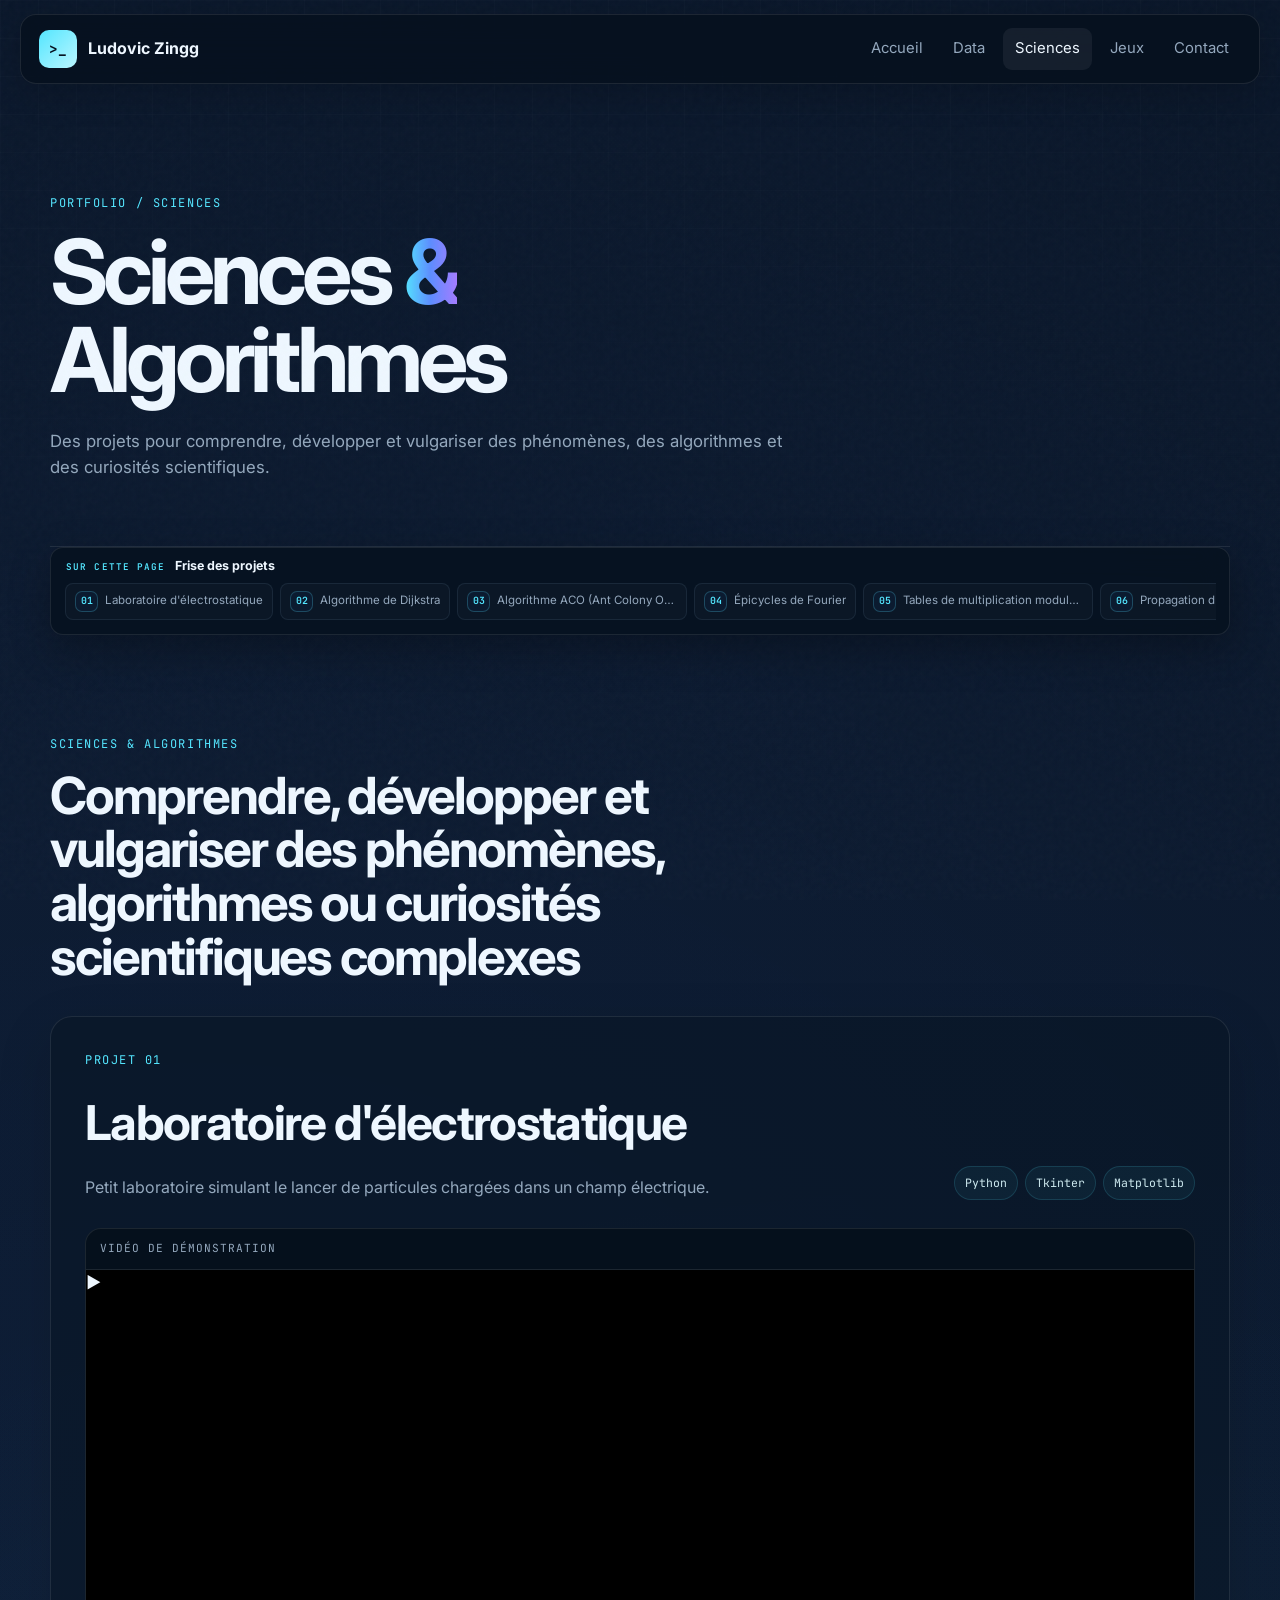
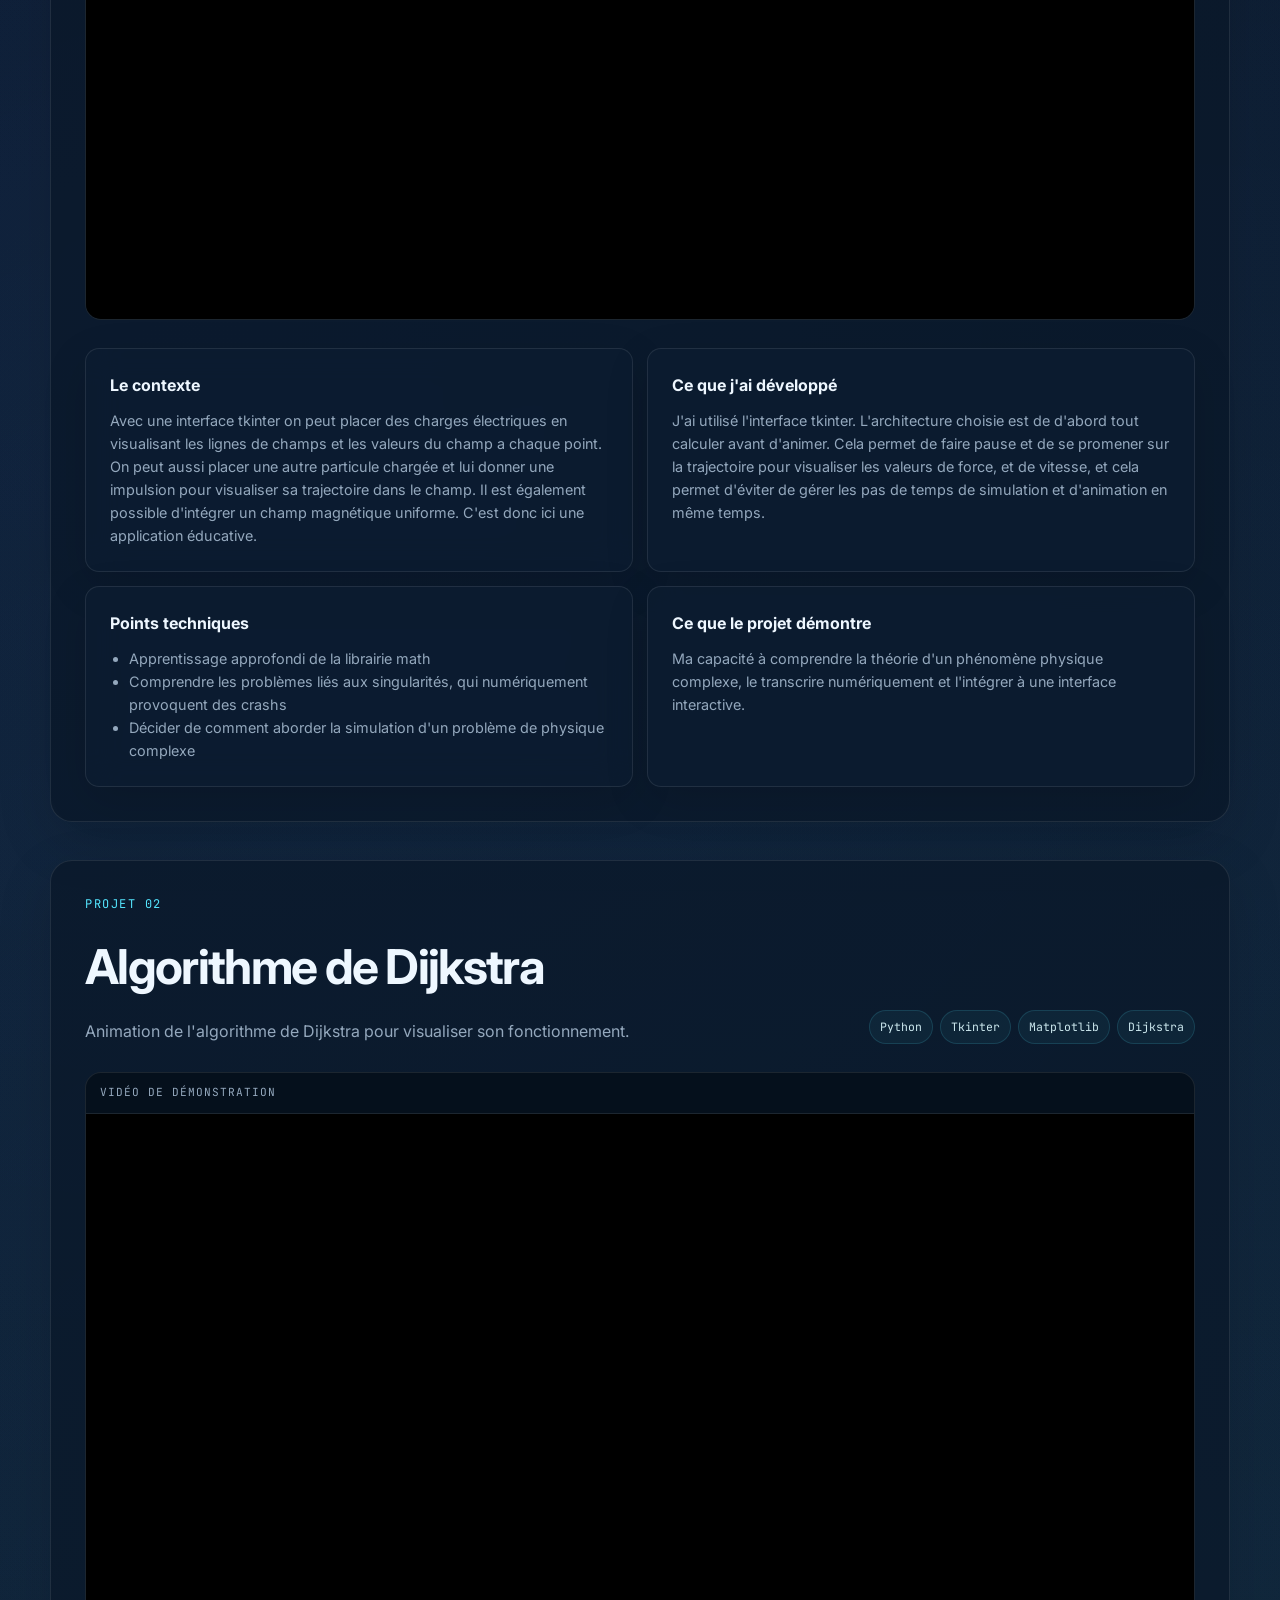
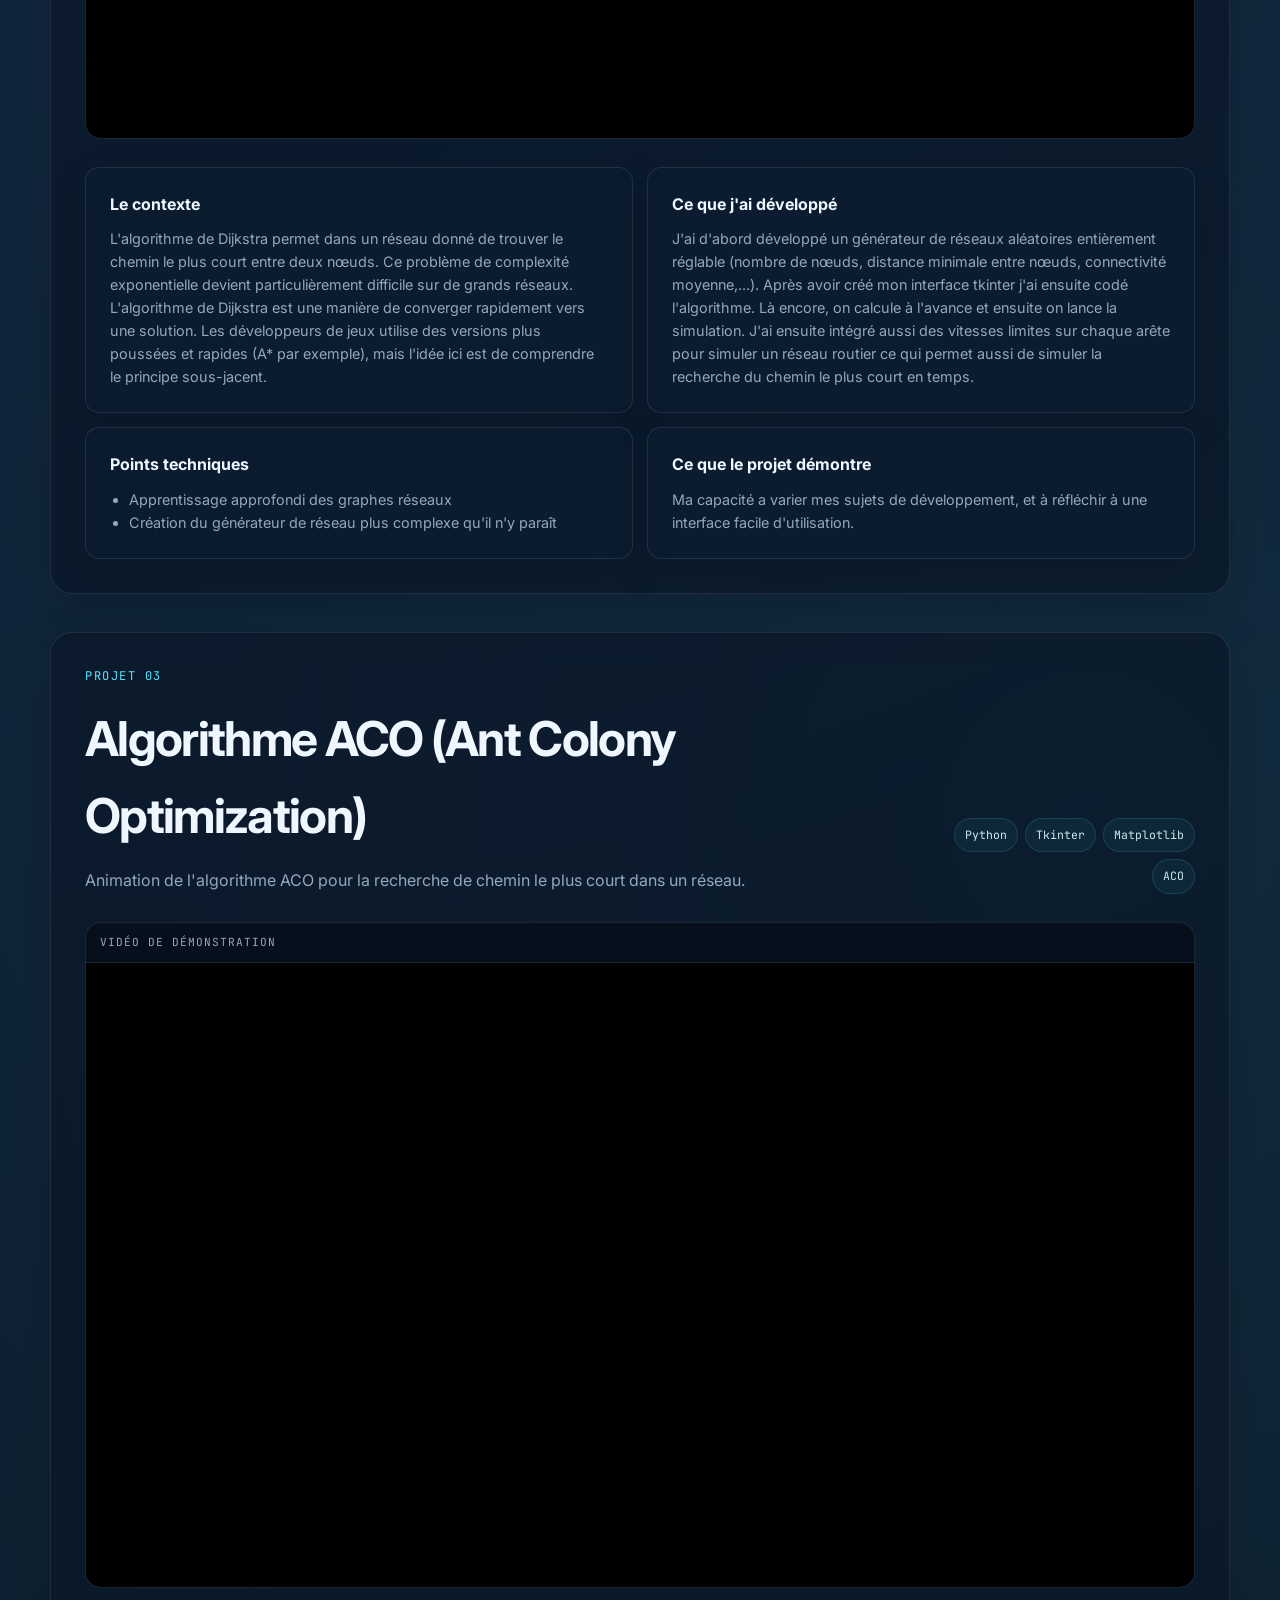
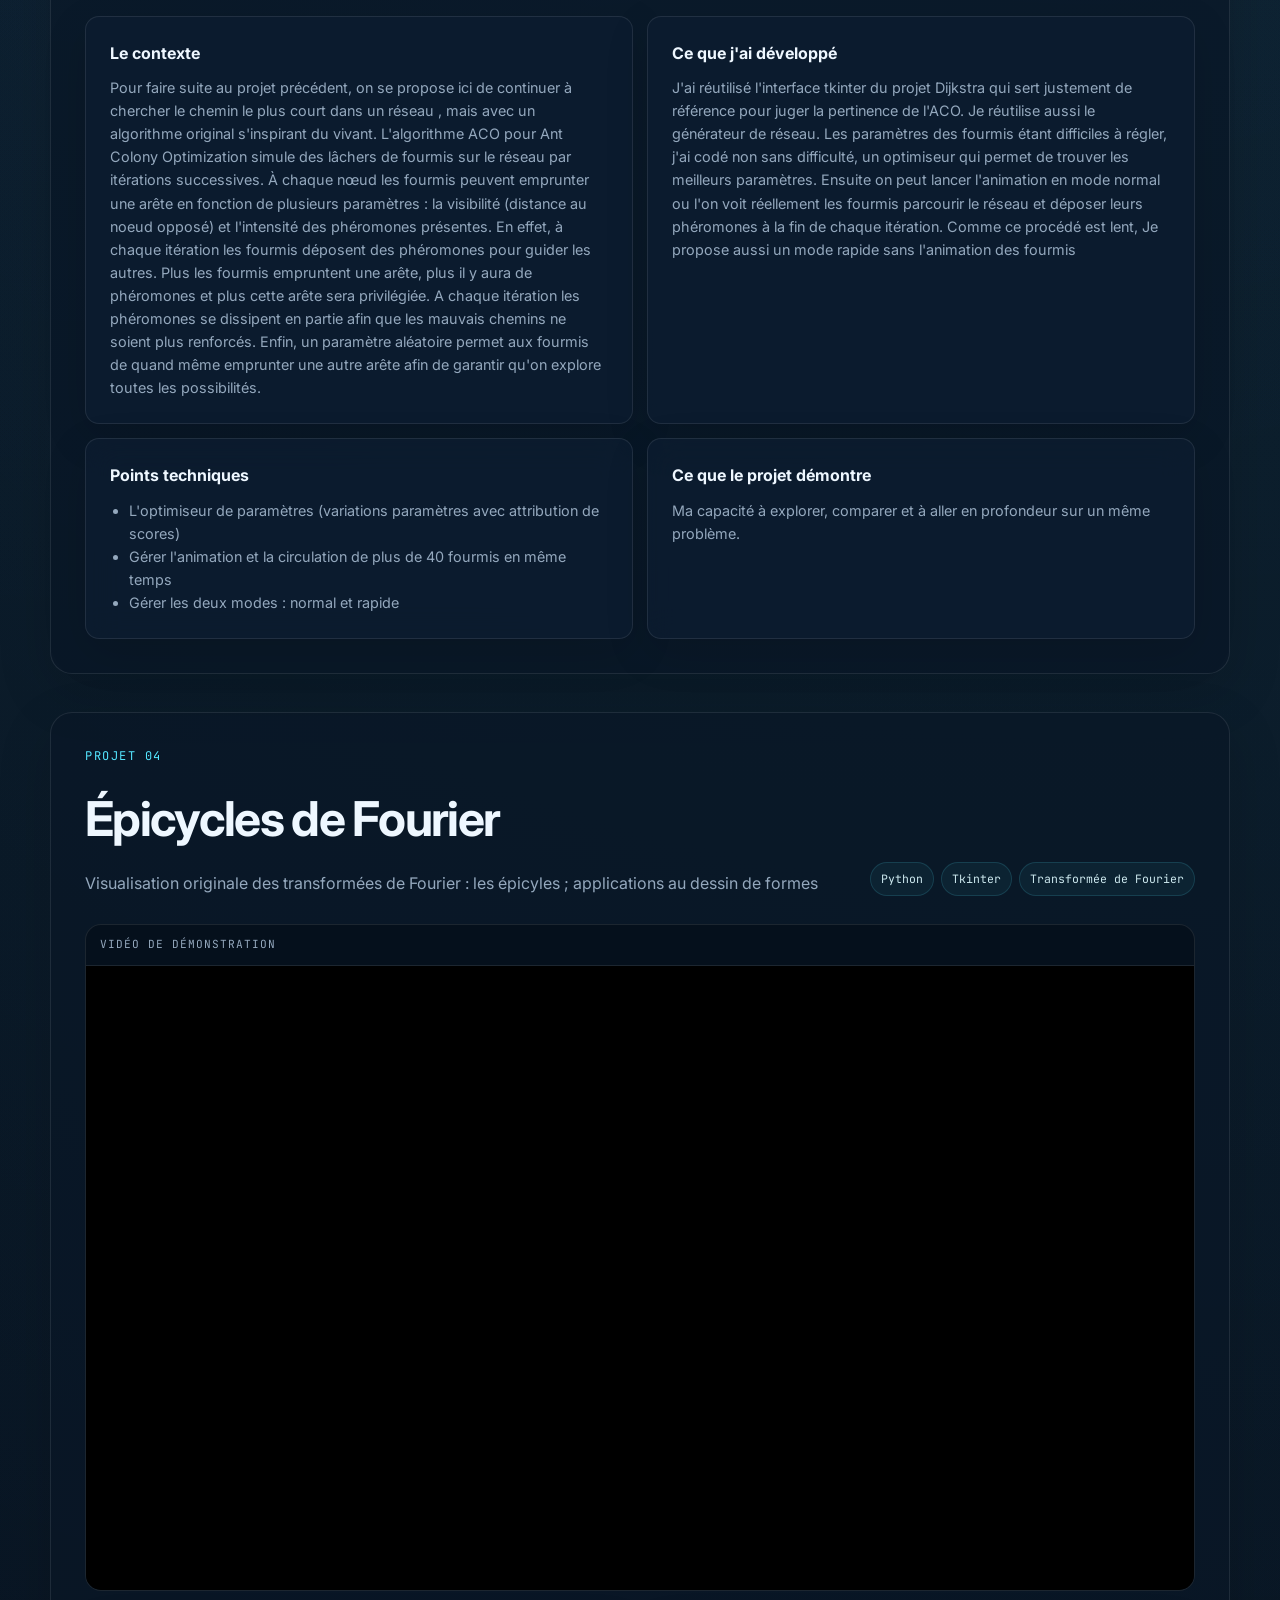
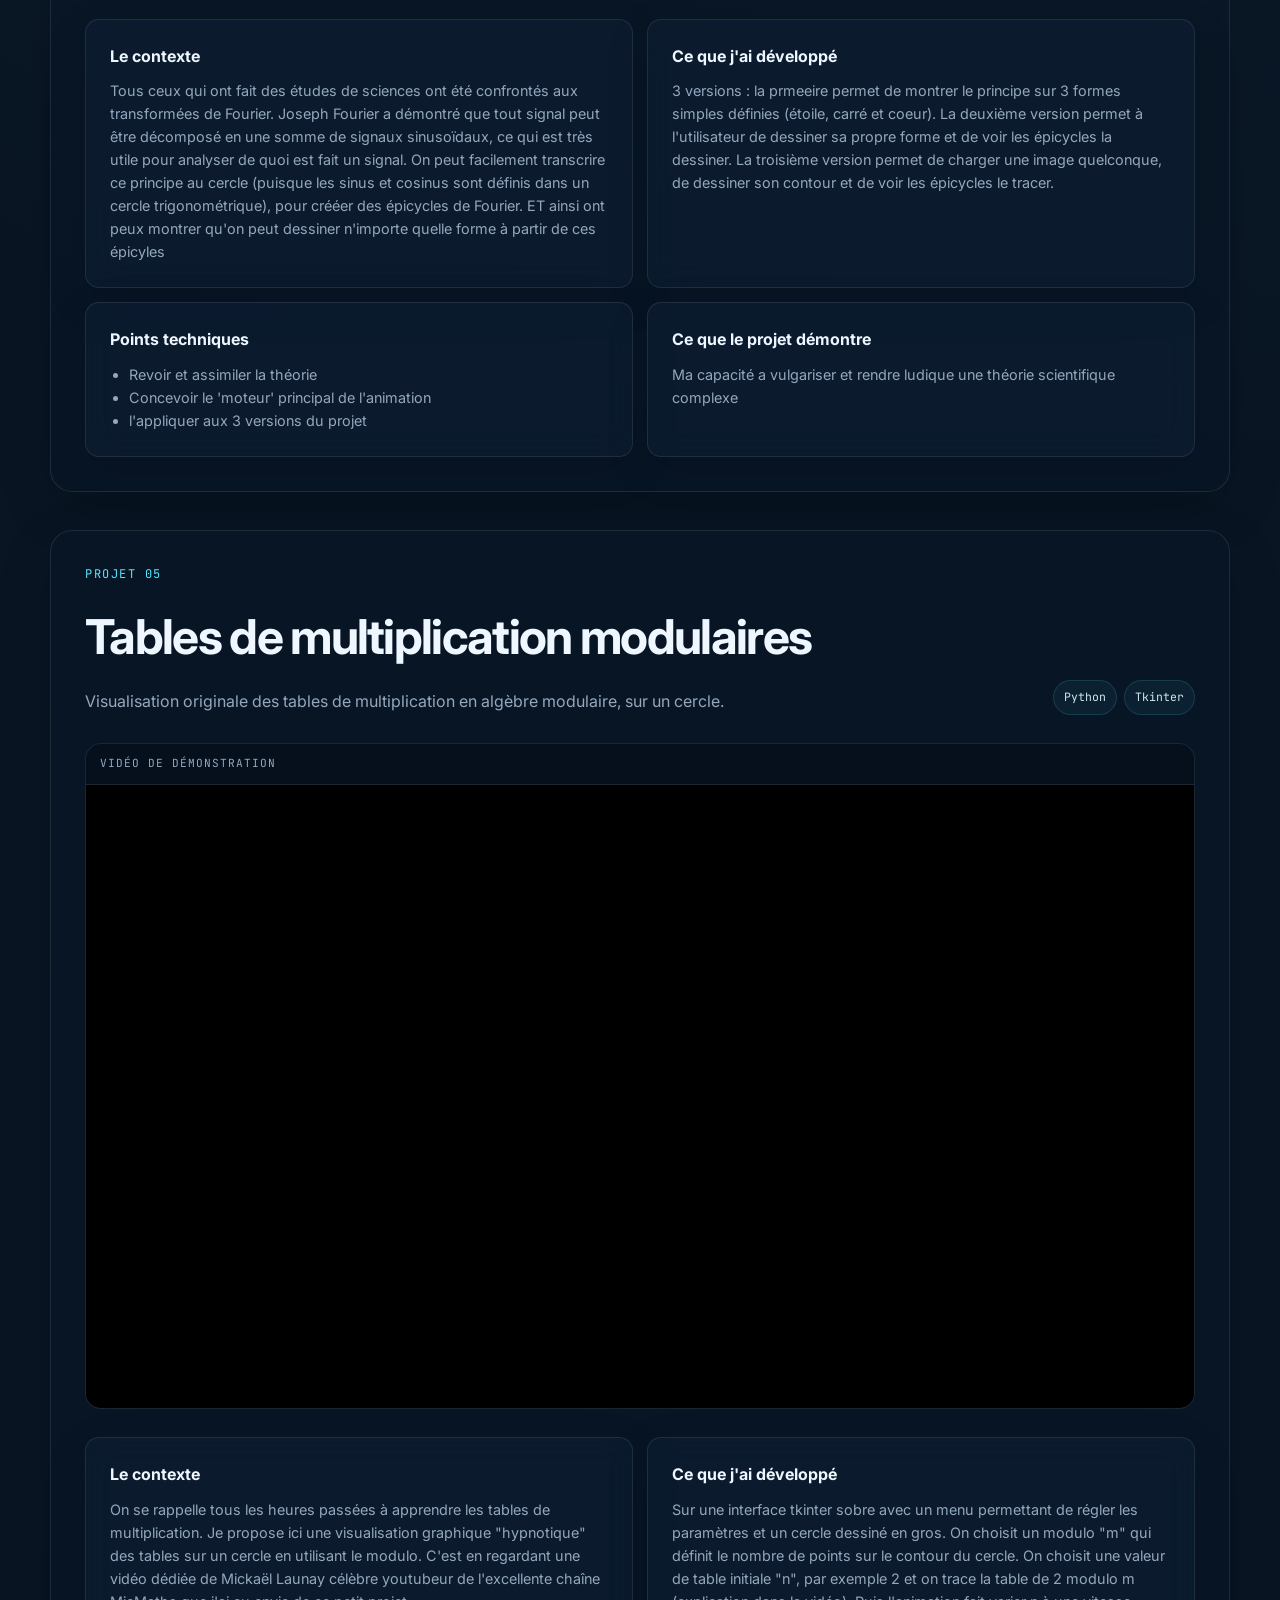
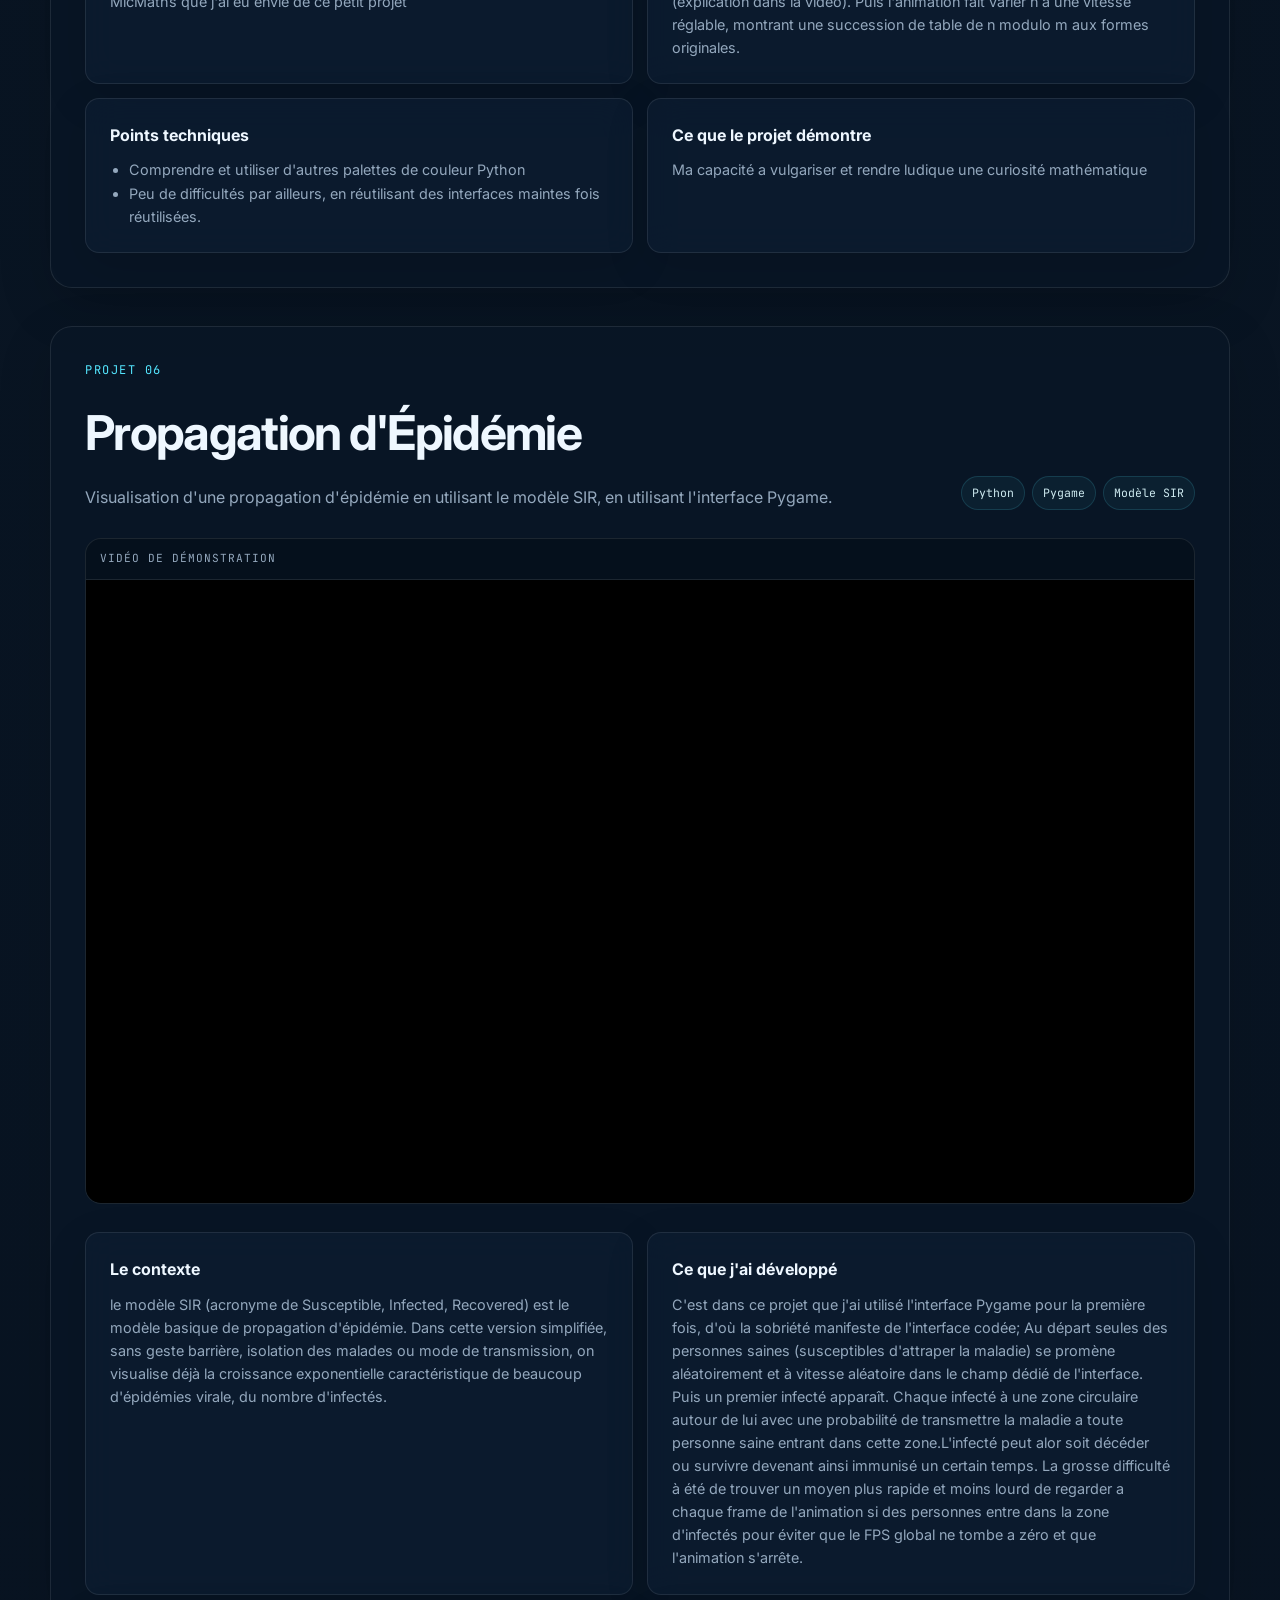
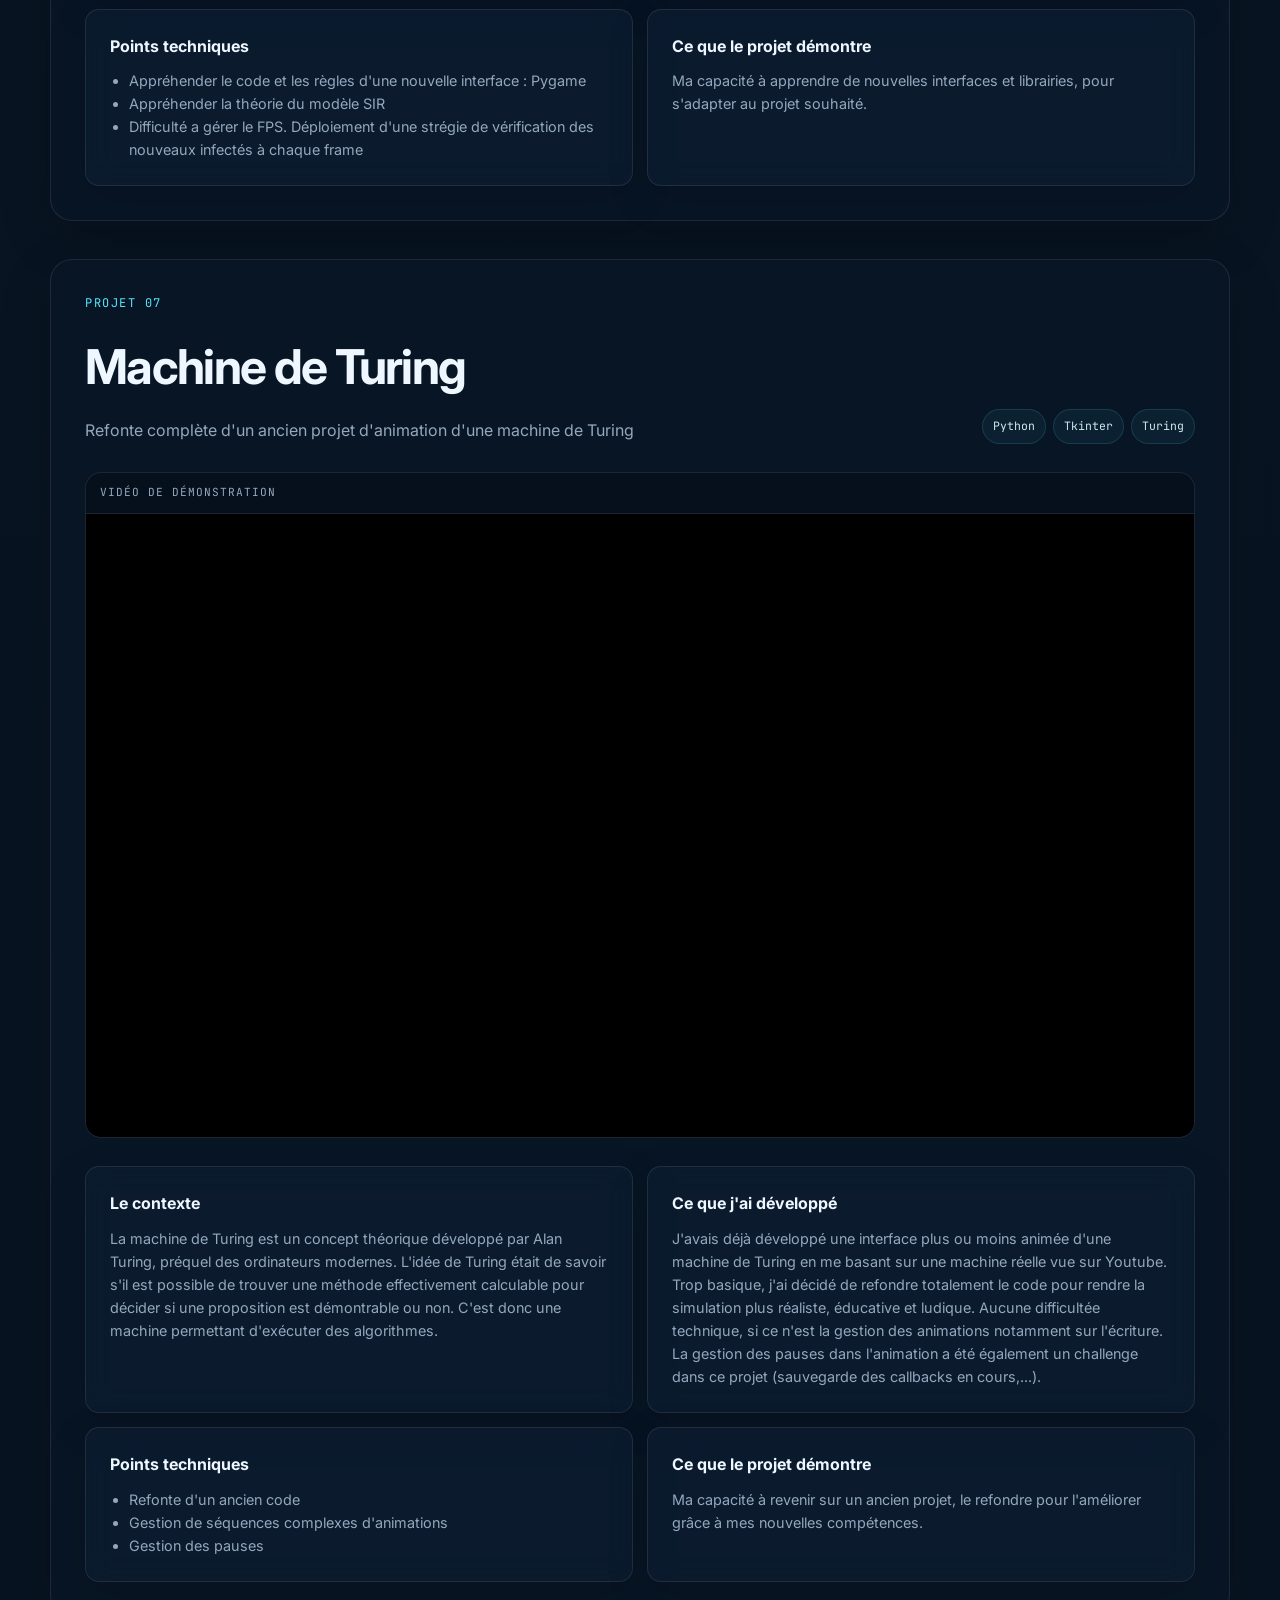
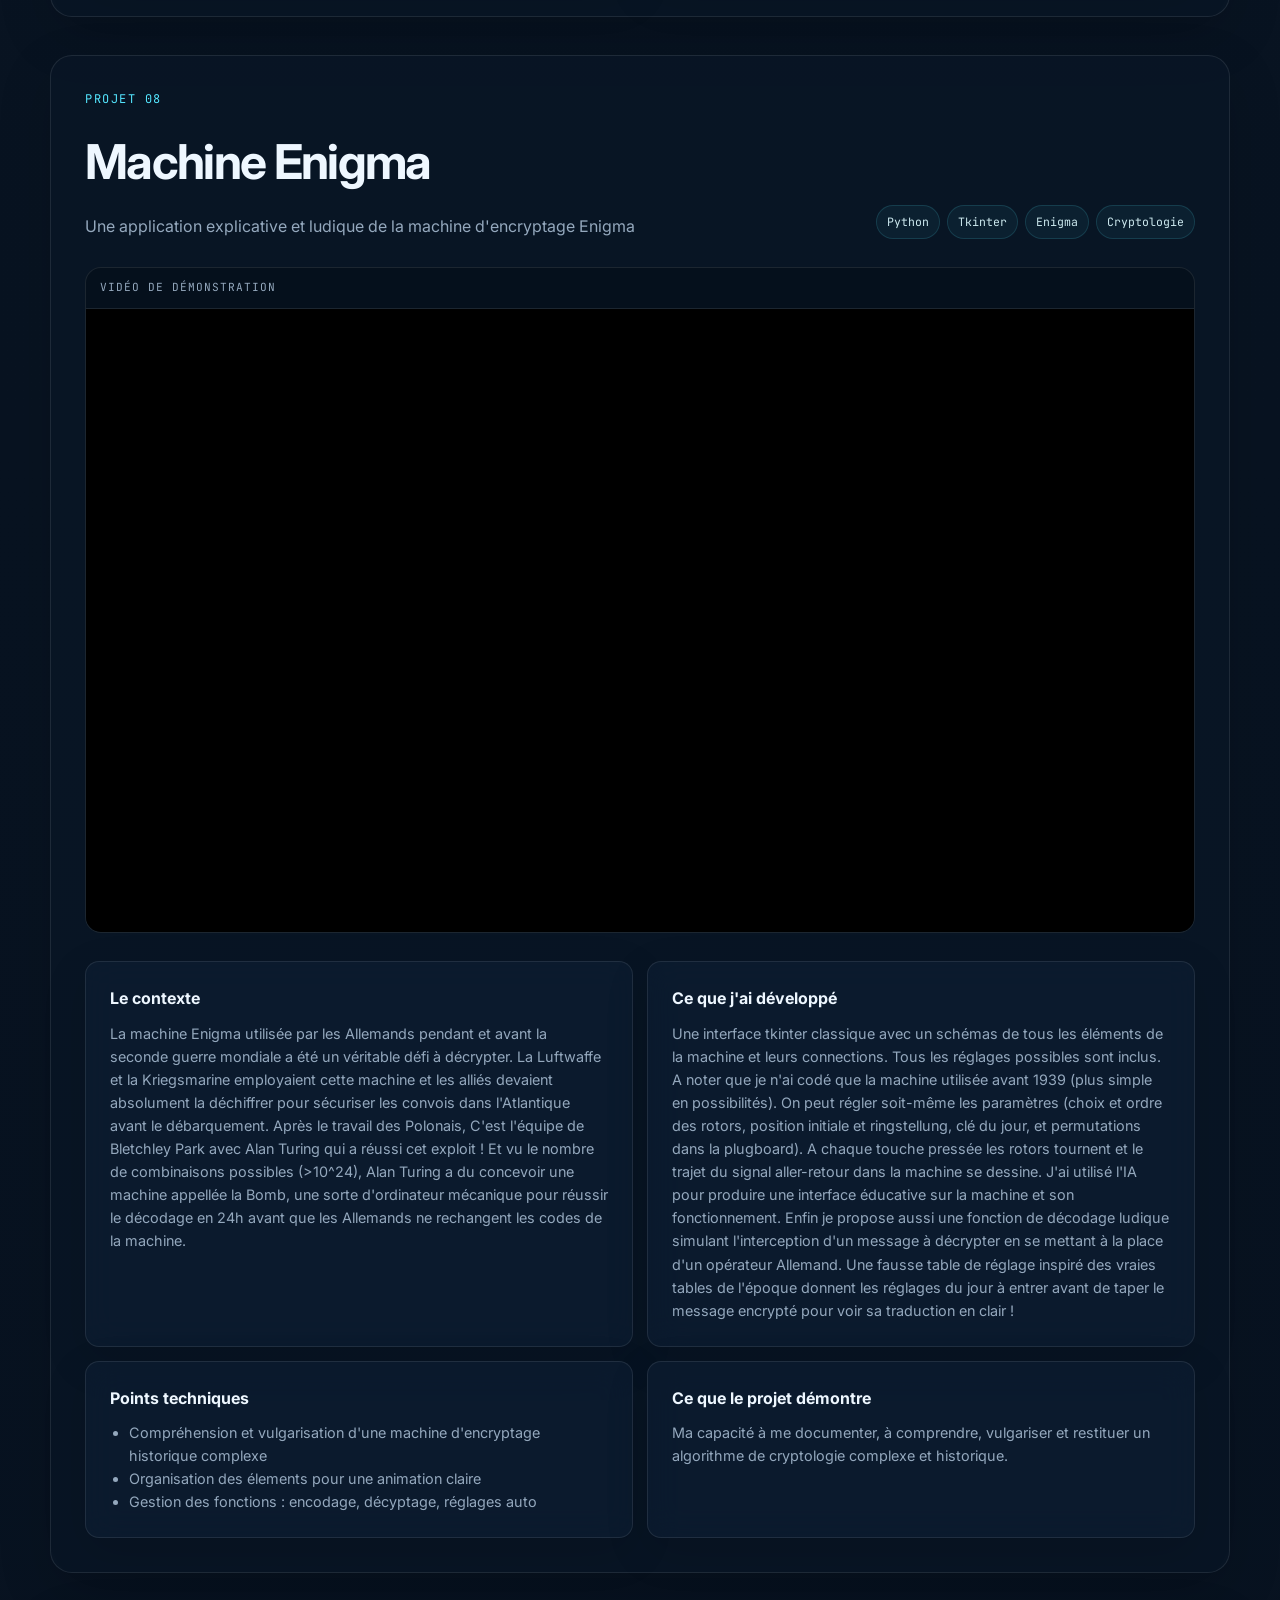
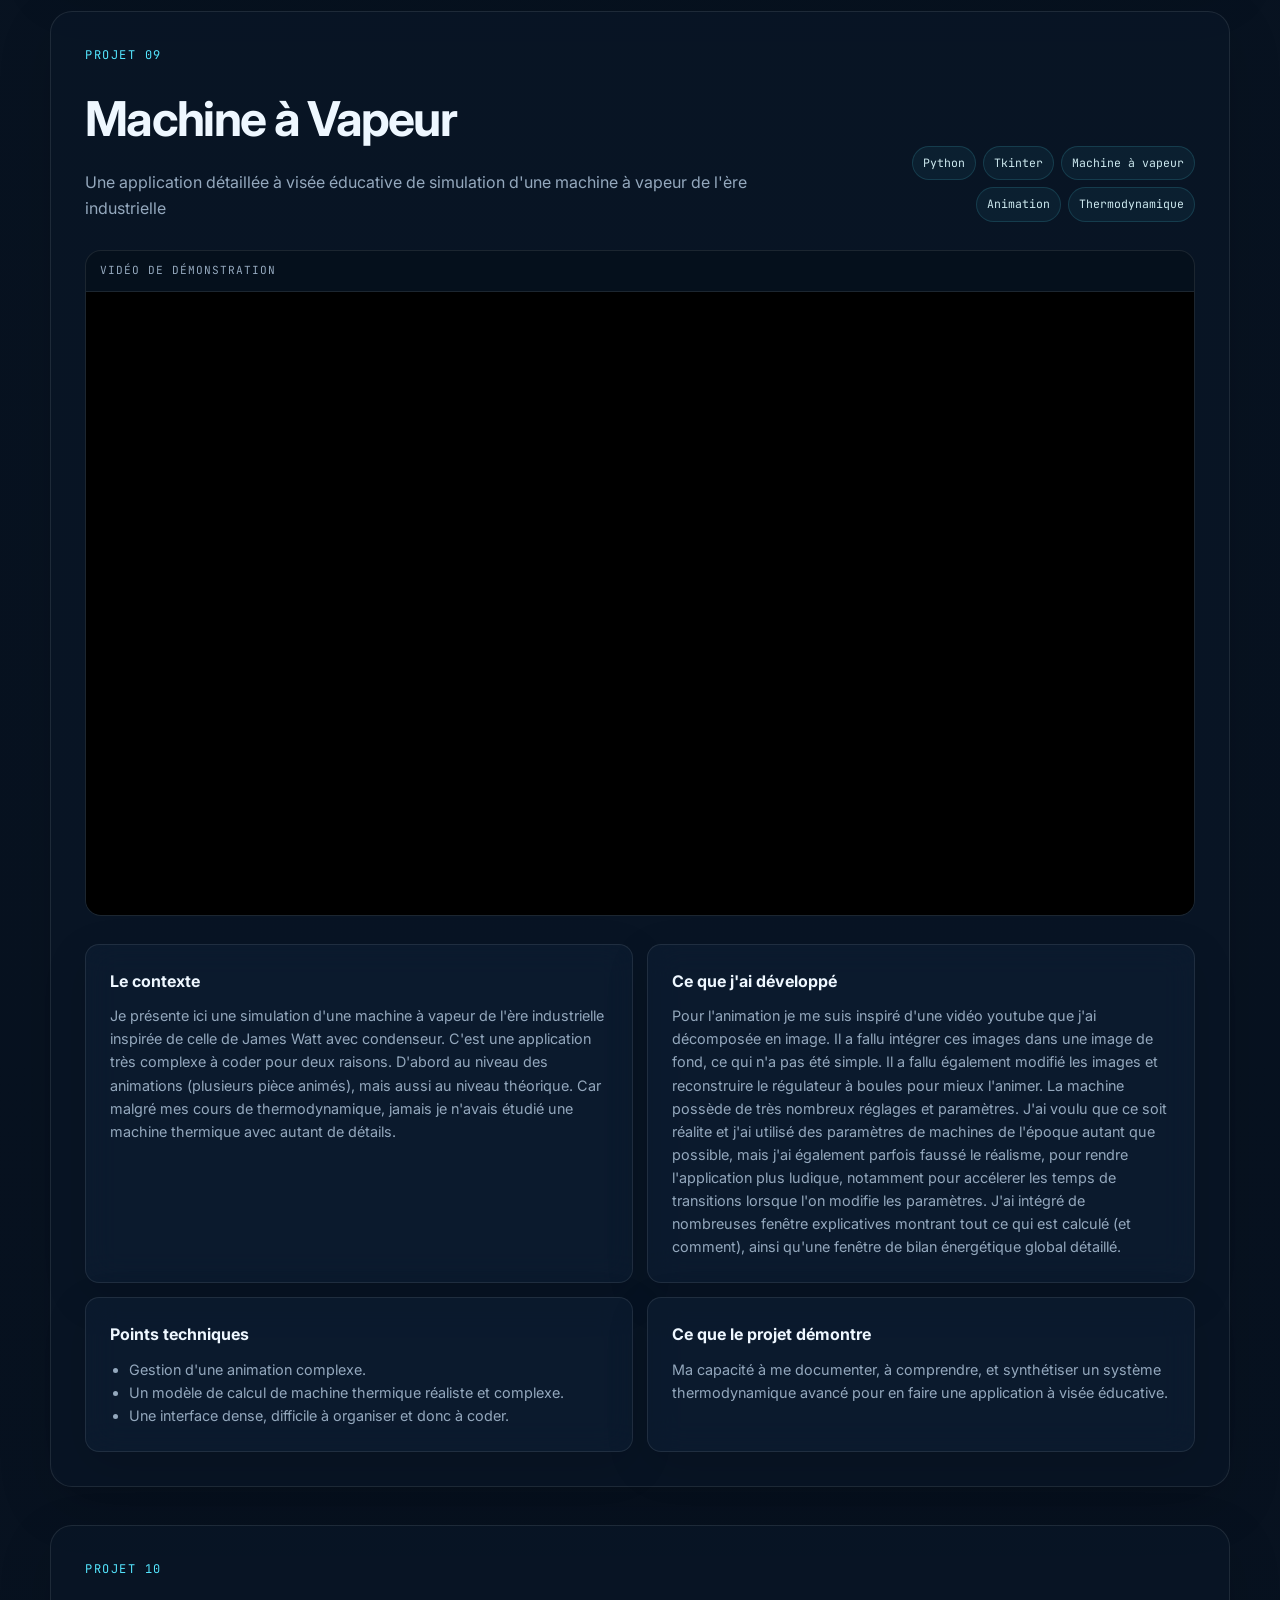
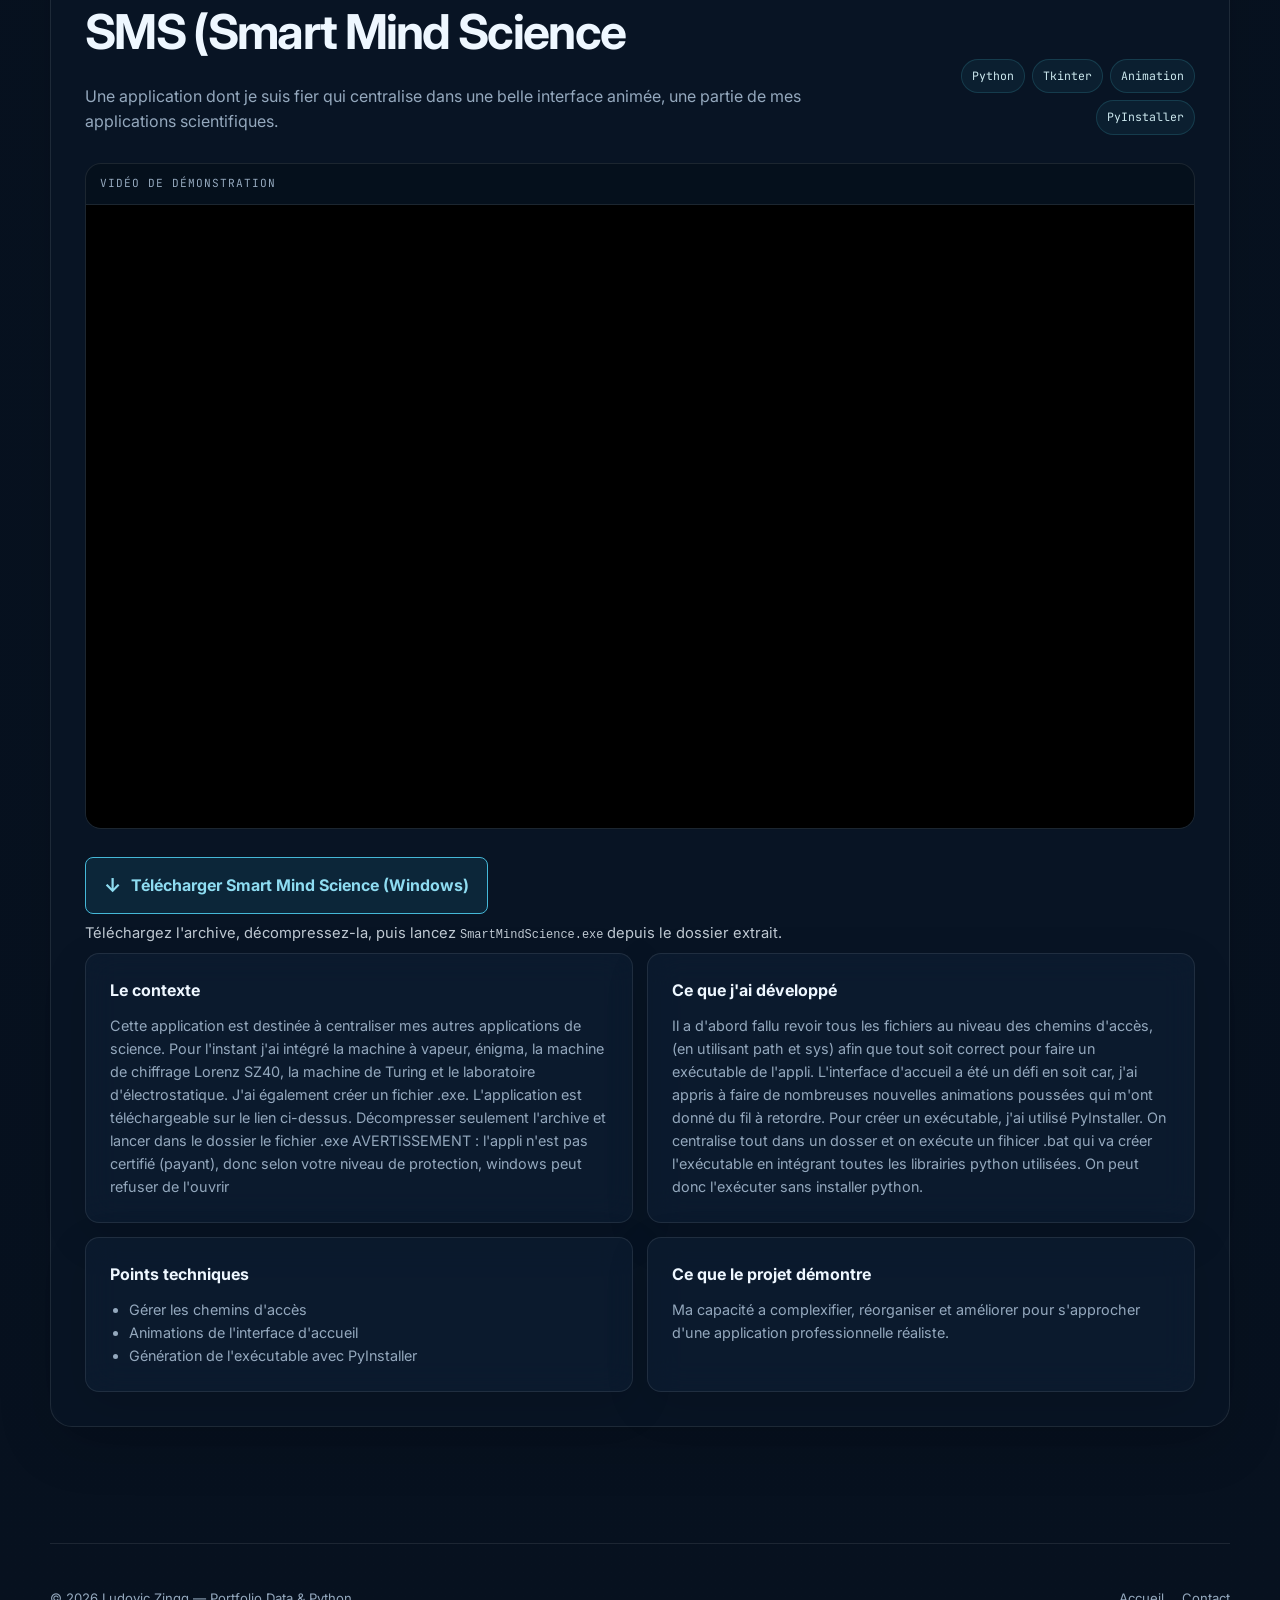
<file: sciences.html>
<!DOCTYPE html>
<html lang="fr">
<head>
  <meta charset="UTF-8">
  <meta name="viewport" content="width=device-width, initial-scale=1.0">
  <meta name="description" content="Projets scientifiques, simulations et algorithmes de Ludo Zingg.">
  <title>Sciences & Algorithmes | Ludovic Zingg</title>
  <link rel="preconnect" href="https://fonts.googleapis.com">
  <link rel="preconnect" href="https://fonts.gstatic.com" crossorigin>
  <link href="https://fonts.googleapis.com/css2?family=Inter:wght@400;500;600;700;800&family=JetBrains+Mono:wght@400;600&display=swap" rel="stylesheet">
  <link rel="stylesheet" href="css/style.css">
  <link rel="stylesheet" href="css/project-timeline.css">
  <script src="js/script.js" defer></script>
  <script src="js/project-timeline.js" defer></script>
</head>
<body>
  <div class="noise"></div>

  <header class="site-header">
    <a class="brand" href="index.html"><span class="brand-mark">&gt;_</span><span>Ludovic Zingg</span></a>
    <button class="menu-toggle" aria-label="Ouvrir le menu" aria-expanded="false">☰</button>
    <nav class="main-nav">
      <a href="index.html">Accueil</a>
      <a href="data.html">Data</a>
      <a class="active" href="sciences.html">Sciences</a>
      <a href="jeux.html">Jeux</a>
      <a href="contact.html">Contact</a>
    </nav>
  </header>

  <main>
    <section class="page-hero container reveal">
      <p class="eyebrow">PORTFOLIO / SCIENCES</p>
      <h1>Sciences <span class="accent">&</span> Algorithmes</h1>
      <p>
        Des projets pour comprendre, développer et vulgariser des phénomènes,
        des algorithmes et des curiosités scientifiques.
      </p>
    </section>

    <!-- Frise de navigation des projets : les liens sont générés automatiquement -->
    <nav class="project-timeline" aria-label="Navigation dans les projets">
      <div class="project-timeline-heading">
        <span class="project-timeline-kicker">SUR CETTE PAGE</span>
        <strong>Frise des projets</strong>
      </div>
      <ol class="project-timeline-list"></ol>
    </nav>


    <section class="section container" id="projets-sciences">
      <div class="section-heading reveal">
        <p class="eyebrow">SCIENCES & ALGORITHMES</p>
        <h2>Comprendre, développer et vulgariser des phénomènes, algorithmes ou curiosités scientifiques complexes</h2>
      </div>



      <article class="project-detail reveal" id="science_electrostatique">
        <div class="project-detail-head">
          <div>
            <p class="project-number">PROJET 01</p>
            <h2>Laboratoire d'électrostatique</h2>
            <p class="lead">
              Petit laboratoire simulant le lancer de particules chargées dans un champ électrique.
            </p>
          </div>
          <div class="tags large-tags">
            <span>Python</span><span>Tkinter</span><span>Matplotlib</span>
          </div>
        </div>

        <div class="video-shell">
          <div class="video-label">VIDÉO DE DÉMONSTRATION</div>
          <div class="video-placeholder">
            <div>
              <strong>▶</strong>
              <iframe
                src="https://www.youtube.com/embed/zeYHQWroYsc"
                title="Démonstration du projet"
                allow="accelerometer; autoplay; clipboard-write; encrypted-media; gyroscope; picture-in-picture"
                allowfullscreen>
              </iframe>
            </div>
          </div>          
        </div>

        <div class="project-columns">
          <div class="content-block">
            <h3>Le contexte</h3>
            <p>
              Avec une interface tkinter on peut placer des charges électriques en visualisant les lignes de champs et les valeurs du champ a chaque point.
              On peut aussi placer une autre particule chargée et lui donner une impulsion pour visualiser sa trajectoire dans le champ. 
              Il est également possible d'intégrer un champ magnétique uniforme. C'est donc ici une application éducative.
            </p>
          </div>

          <div class="content-block">
            <h3>Ce que j'ai développé</h3>
            <p>
              J'ai utilisé l'interface tkinter. L'architecture choisie est de d'abord tout calculer avant d'animer. Cela permet de faire pause et de se promener sur la trajectoire pour visualiser les valeurs de force, et de vitesse,
              et cela permet d'éviter de gérer les pas de temps de simulation et d'animation en même temps. 
            </p>
          </div>

          <div class="content-block">
            <h3>Points techniques</h3>
            <ul>
              <li>Apprentissage approfondi de la librairie math</li>
              <li>Comprendre les problèmes liés aux singularités, qui numériquement provoquent des crashs</li>
              <li>Décider de comment aborder la simulation d'un problème de physique complexe</li>
            </ul>
          </div>

          <div class="content-block">
            <h3>Ce que le projet démontre</h3>
            <p>
              Ma capacité à comprendre la théorie d'un phénomène physique complexe, le transcrire numériquement et l'intégrer à une interface interactive.
            </p>
          </div>
        </div>

      </article>



      <article class="project-detail reveal" id="science_dijkstra">
        <div class="project-detail-head">
          <div>
            <p class="project-number">PROJET 02</p>
            <h2>Algorithme de Dijkstra</h2>
            <p class="lead">
              Animation de l'algorithme de Dijkstra pour visualiser son fonctionnement.
            </p>
          </div>
          <div class="tags large-tags">
            <span>Python</span><span>Tkinter</span><span>Matplotlib</span><span>Dijkstra</span>
          </div>
        </div>

        <div class="video-shell">
          <div class="video-label">VIDÉO DE DÉMONSTRATION</div>
          <div class="video-placeholder">
            <div>
              <iframe
                src="https://www.youtube.com/embed/jnQz3q_T3zA"
                title="Démonstration du projet"
                allow="accelerometer; autoplay; clipboard-write; encrypted-media; gyroscope; picture-in-picture"
                allowfullscreen>
              </iframe>
            </div>
          </div>
        </div>

        <div class="project-columns">
          <div class="content-block">
            <h3>Le contexte</h3>
            <p>
              L'algorithme de Dijkstra permet dans un réseau donné de trouver le chemin le plus court entre deux nœuds. Ce problème de complexité exponentielle devient particulièrement difficile sur de grands réseaux.
              L'algorithme de Dijkstra est une manière de converger rapidement vers une solution. Les développeurs de jeux utilise des versions plus poussées et rapides (A* par exemple), mais l'idée ici est de comprendre 
              le principe sous-jacent.     
            </p>
          </div>

          <div class="content-block">
            <h3>Ce que j'ai développé</h3>
            <p>
              J'ai d'abord développé un générateur de réseaux aléatoires entièrement réglable (nombre de nœuds, distance minimale entre nœuds, connectivité moyenne,...).
              Après avoir créé mon interface tkinter j'ai ensuite codé l'algorithme. Là encore, on calcule à l'avance et ensuite on lance la simulation.
              J'ai ensuite intégré aussi des vitesses limites sur chaque arête pour simuler un réseau routier ce qui permet aussi de simuler la recherche du chemin le plus court en temps.
            </p>
          </div>

          <div class="content-block">
            <h3>Points techniques</h3>
            <ul>
              <li>Apprentissage approfondi des graphes réseaux</li>
              <li>Création du générateur de réseau plus complexe qu'il n'y paraît</li>
              
            </ul>
          </div>

          <div class="content-block">
            <h3>Ce que le projet démontre</h3>
            <p>
              Ma capacité a varier mes sujets de développement, et à réfléchir à une interface facile d'utilisation.
            </p>
          </div>
        </div>

      </article>











      <article class="project-detail reveal" id="science_aco">
        <div class="project-detail-head">
          <div>
            <p class="project-number">PROJET 03</p>
            <h2>Algorithme ACO (Ant Colony Optimization)</h2>
            <p class="lead">
              Animation de l'algorithme ACO pour la recherche de chemin le plus court dans un réseau.
            </p>
          </div>
          <div class="tags large-tags">
            <span>Python</span><span>Tkinter</span><span>Matplotlib</span><span>ACO</span>
          </div>
        </div>

        <div class="video-shell">
          <div class="video-label">VIDÉO DE DÉMONSTRATION</div>
          <div class="video-placeholder">
            <div>
              <iframe
                src="https://www.youtube.com/embed/nMDkdO_SHLk"
                title="Démonstration du projet"
                allow="accelerometer; autoplay; clipboard-write; encrypted-media; gyroscope; picture-in-picture"
                allowfullscreen>
              </iframe>
            </div>
          </div>
        </div>

        <div class="project-columns">
          <div class="content-block">
            <h3>Le contexte</h3>
            <p>
              Pour faire suite au projet précédent, on se propose ici de continuer à chercher le chemin le plus court dans un réseau , mais avec un algorithme original s'inspirant du vivant. 
              L'algorithme ACO pour Ant Colony Optimization simule des lâchers de fourmis sur le réseau par itérations successives. 
              À chaque nœud les fourmis peuvent emprunter une arête en fonction de plusieurs paramètres : la visibilité (distance au noeud opposé) et l'intensité des phéromones présentes. En effet, à chaque itération les fourmis déposent des phéromones pour guider les autres. 
              Plus les fourmis empruntent une arête, plus il y aura de phéromones et plus cette arête sera privilégiée. A chaque itération les phéromones se dissipent en partie afin que les mauvais chemins ne soient plus renforcés. Enfin, un paramètre aléatoire permet aux fourmis
               de quand même emprunter une autre arête afin de garantir qu'on explore toutes les possibilités.   
            </p>
          </div>

          <div class="content-block">
            <h3>Ce que j'ai développé</h3>
            <p>
              J'ai réutilisé l'interface tkinter du projet Dijkstra qui sert justement de référence pour juger la pertinence de l'ACO. Je réutilise aussi le générateur de réseau.
              Les paramètres des fourmis étant difficiles à régler, j'ai codé non sans difficulté, un optimiseur qui permet de trouver les meilleurs paramètres. Ensuite on peut lancer l'animation en mode normal
               ou l'on voit réellement les fourmis parcourir le réseau et déposer leurs phéromones à la fin de chaque itération. Comme ce procédé est lent, Je propose aussi un mode rapide sans l'animation des fourmis 
            </p>
          </div>

          <div class="content-block">
            <h3>Points techniques</h3>
            <ul>
              <li>L'optimiseur de paramètres (variations paramètres avec attribution de scores)</li>
              <li>Gérer l'animation et la circulation de plus de 40 fourmis en même temps </li>
              <li>Gérer les deux modes : normal et rapide </li>
              
            </ul>
          </div>

          <div class="content-block">
            <h3>Ce que le projet démontre</h3>
            <p>
              Ma capacité à explorer, comparer et à aller en profondeur sur un même problème.
            </p>
          </div>
        </div>

      </article>






      <article class="project-detail reveal" id="science_fourier">
        <div class="project-detail-head">
          <div>
            <p class="project-number">PROJET 04</p>
            <h2>Épicycles de Fourier </h2>
            <p class="lead">
              Visualisation originale des transformées de Fourier : les épicyles ; applications au dessin de formes
            </p>
          </div>
          <div class="tags large-tags">
            <span>Python</span><span>Tkinter</span><span>Transformée de Fourier</span>
          </div>
        </div>

        <div class="video-shell">
          <div class="video-label">VIDÉO DE DÉMONSTRATION</div>
          <div class="video-placeholder">
            <div>
              <iframe
                src="https://www.youtube.com/embed/AF8XSxRAhpI"
                title="Démonstration du projet"
                allow="accelerometer; autoplay; clipboard-write; encrypted-media; gyroscope; picture-in-picture"
                allowfullscreen>
              </iframe>
            </div>
          </div>
        </div>

        <div class="project-columns">
          <div class="content-block">
            <h3>Le contexte</h3>
            <p>
              Tous ceux qui ont fait des études de sciences ont été confrontés aux transformées de Fourier. Joseph Fourier a démontré que tout signal peut être décomposé en une somme
              de signaux sinusoïdaux, ce  qui est très utile pour analyser de quoi est fait un signal. On peut facilement transcrire ce principe au cercle (puisque les sinus et cosinus sont définis dans un cercle trigonométrique),
              pour crééer des épicycles de Fourier. ET ainsi ont peux montrer qu'on peut dessiner n'importe quelle forme à partir de ces épicyles     
            </p>
          </div>

          <div class="content-block">
            <h3>Ce que j'ai développé</h3>
            <p>
              3 versions : la prmeeire permet de montrer le principe sur 3 formes simples définies (étoile, carré et coeur). La deuxième version permet à l'utilisateur de dessiner sa propre forme et de voir les épicycles la dessiner.
              La troisième version permet de charger une image quelconque, de dessiner son contour et de voir les épicycles le tracer. 
            </p>
          </div>

          <div class="content-block">
            <h3>Points techniques</h3>
            <ul>
              <li>Revoir et assimiler la théorie</li>
              <li>Concevoir le 'moteur' principal de l'animation</li>
              <li>l'appliquer aux 3 versions du projet</li>
              
            </ul>
          </div>

          <div class="content-block">
            <h3>Ce que le projet démontre</h3>
            <p>
              Ma capacité a vulgariser et rendre ludique une théorie scientifique complexe 
            </p>
          </div>
        </div>

      </article>




      <article class="project-detail reveal" id="science_modulaire">
        <div class="project-detail-head">
          <div>
            <p class="project-number">PROJET 05</p>
            <h2>Tables de multiplication modulaires </h2>
            <p class="lead">
              Visualisation originale des tables de multiplication en algèbre modulaire, sur un cercle.
            </p>
          </div>
          <div class="tags large-tags">
            <span>Python</span><span>Tkinter</span>
          </div>
        </div>

        <div class="video-shell">
          <div class="video-label">VIDÉO DE DÉMONSTRATION</div>
          <div class="video-placeholder">
            <div>
              <iframe
                src="https://www.youtube.com/embed/Xhf4yG3TGS8"
                title="Démonstration du projet"
                allow="accelerometer; autoplay; clipboard-write; encrypted-media; gyroscope; picture-in-picture"
                allowfullscreen>
              </iframe>
            </div>
          </div>
        </div>

        <div class="project-columns">
          <div class="content-block">
            <h3>Le contexte</h3>
            <p>
              On se rappelle tous les heures passées à apprendre les tables de multiplication. Je propose ici une visualisation graphique "hypnotique" des tables sur un cercle en utilisant le modulo. 
              C'est en regardant une vidéo dédiée de Mickaël Launay célèbre youtubeur de l'excellente chaîne MicMaths que j'ai eu envie de ce petit projet   
            </p>
          </div>

          <div class="content-block">
            <h3>Ce que j'ai développé</h3>
            <p>
              Sur une interface tkinter sobre avec un menu permettant de régler les paramètres et un cercle dessiné en gros. On choisit un modulo "m" qui définit le nombre de points sur le contour
               du cercle. On choisit une valeur de table initiale "n", par exemple 2 et on trace la table de 2 modulo m (explication dans la vidéo). Puis l'animation fait varier n à une vitesse réglable,
               montrant une succession de table de n modulo m aux formes originales. 
            </p>
          </div>

          <div class="content-block">
            <h3>Points techniques</h3>
            <ul>
              <li>Comprendre et utiliser d'autres palettes de couleur Python</li>
              <li>Peu de difficultés par ailleurs, en réutilisant des interfaces maintes fois réutilisées.</li>
                            
            </ul>
          </div>

          <div class="content-block">
            <h3>Ce que le projet démontre</h3>
            <p>
              Ma capacité a vulgariser et rendre ludique une curiosité mathématique
            </p>
          </div>
        </div>

      </article>





      <article class="project-detail reveal" id="science_epidemie">
        <div class="project-detail-head">
          <div>
            <p class="project-number">PROJET 06</p>
            <h2>Propagation d'Épidémie</h2>
            <p class="lead">
              Visualisation d'une propagation d'épidémie en utilisant le modèle SIR, en utilisant l'interface Pygame.
            </p>
          </div>
          <div class="tags large-tags">
            <span>Python</span><span>Pygame</span><span>Modèle SIR</span>
          </div>
        </div>

        <div class="video-shell">
          <div class="video-label">VIDÉO DE DÉMONSTRATION</div>
          <div class="video-placeholder">
            <div>
              <iframe
                src="https://www.youtube.com/embed/mLRB4E0aaLs"
                title="Démonstration du projet"
                allow="accelerometer; autoplay; clipboard-write; encrypted-media; gyroscope; picture-in-picture"
                allowfullscreen>
              </iframe>
            </div>
          </div>
        </div>

        <div class="project-columns">
          <div class="content-block">
            <h3>Le contexte</h3>
            <p>
              le modèle SIR (acronyme de Susceptible, Infected, Recovered) est le modèle basique de propagation d'épidémie. 
              Dans cette version simplifiée, sans geste barrière, isolation des malades ou mode de transmission, on visualise déjà la croissance exponentielle
               caractéristique de beaucoup d'épidémies virale, du nombre d'infectés.  
            </p>
          </div>

          <div class="content-block">
            <h3>Ce que j'ai développé</h3>
            <p>
              C'est dans ce projet que j'ai utilisé l'interface Pygame pour la première fois, d'où la sobriété manifeste de l'interface codée;
              Au départ seules des personnes saines (susceptibles d'attraper la maladie) se promène aléatoirement et à vitesse aléatoire dans 
              le champ dédié de l'interface. Puis un premier infecté apparaît. Chaque infecté à une zone circulaire autour de lui avec une probabilité de transmettre
              la maladie a toute personne saine entrant dans cette zone.L'infecté peut alor soit décéder ou survivre devenant ainsi immunisé un certain temps. 
              La grosse difficulté à été de trouver un moyen plus rapide et moins lourd de regarder a chaque frame de l'animation si des personnes entre dans la zone d'infectés 
              pour éviter que le FPS global ne tombe a zéro et que l'animation s'arrête.    
            </p>
          </div>

          <div class="content-block">
            <h3>Points techniques</h3>
            <ul>
              <li>Appréhender le code et les règles d'une nouvelle interface : Pygame</li>
              <li>Appréhender la théorie du modèle SIR</li>
              <li>Difficulté a gérer le FPS. Déploiement d'une strégie de vérification des nouveaux infectés à chaque frame</li>
                            
            </ul>
          </div>

          <div class="content-block">
            <h3>Ce que le projet démontre</h3>
            <p>
              Ma capacité à apprendre de nouvelles interfaces et librairies, pour s'adapter au projet souhaité.
            </p>
          </div>
        </div>

      </article>



      <article class="project-detail reveal" id="science_turing">
        <div class="project-detail-head">
          <div>
            <p class="project-number">PROJET 07</p>
            <h2>Machine de Turing</h2>
            <p class="lead">
              Refonte complète d'un ancien projet d'animation d'une machine de Turing
            </p>
          </div>
          <div class="tags large-tags">
            <span>Python</span><span>Tkinter</span><span>Turing</span>
          </div>
        </div>

        <div class="video-shell">
          <div class="video-label">VIDÉO DE DÉMONSTRATION</div>
          <div class="video-placeholder">
            <div>
              <iframe
                src="https://www.youtube.com/embed/8cqLAeM_LJw"
                title="Démonstration du projet"
                allow="accelerometer; autoplay; clipboard-write; encrypted-media; gyroscope; picture-in-picture"
                allowfullscreen>
              </iframe>
            </div>
          </div>
        </div>

        <div class="project-columns">
          <div class="content-block">
            <h3>Le contexte</h3>
            <p>
              La machine de Turing est un concept théorique développé par Alan Turing, préquel des ordinateurs modernes. 
              L'idée de Turing était de savoir s'il est possible de trouver une méthode effectivement calculable pour décider si 
              une proposition est démontrable ou non. C'est donc une machine permettant d'exécuter des algorithmes.
            </p>
          </div>

          <div class="content-block">
            <h3>Ce que j'ai développé</h3>
            <p>
              J'avais déjà développé une interface plus ou moins animée d'une machine de Turing en me basant sur une machine réelle vue sur Youtube.
              Trop basique, j'ai décidé de refondre totalement le code pour rendre la simulation plus réaliste, éducative et ludique. 
              Aucune difficultée technique, si ce n'est la gestion des animations notamment sur l'écriture. La gestion des pauses dans l'animation a été 
              également un challenge dans ce projet (sauvegarde des callbacks en cours,...).
            </p>
          </div>

          <div class="content-block">
            <h3>Points techniques</h3>
            <ul>
              <li>Refonte d'un ancien code</li>
              <li>Gestion de séquences complexes d'animations</li>
              <li>Gestion des pauses</li>
                            
            </ul>
          </div>

          <div class="content-block">
            <h3>Ce que le projet démontre</h3>
            <p>
              Ma capacité à revenir sur un ancien projet, le refondre pour l'améliorer grâce à mes nouvelles compétences.
            </p>
          </div>
        </div>

      </article>





      <article class="project-detail reveal" id="science_enigma">
        <div class="project-detail-head">
          <div>
            <p class="project-number">PROJET 08</p>
            <h2>Machine Enigma</h2>
            <p class="lead">
              Une application explicative et ludique de la machine d'encryptage Enigma
            </p>
          </div>
          <div class="tags large-tags">
            <span>Python</span><span>Tkinter</span><span>Enigma</span><span>Cryptologie</span>
          </div>
        </div>

        <div class="video-shell">
          <div class="video-label">VIDÉO DE DÉMONSTRATION</div>
          <div class="video-placeholder">
            <div>
              <iframe
                src="https://www.youtube.com/embed/OpHGodbsn3o"
                title="Démonstration du projet"
                allow="accelerometer; autoplay; clipboard-write; encrypted-media; gyroscope; picture-in-picture"
                allowfullscreen>
              </iframe>
            </div>
          </div>
        </div>

        <div class="project-columns">
          <div class="content-block">
            <h3>Le contexte</h3>
            <p>
              La machine Enigma utilisée par les Allemands pendant et avant la seconde guerre mondiale a été un véritable défi à décrypter. La Luftwaffe et la Kriegsmarine employaient cette machine et les alliés devaient absolument la déchiffrer pour sécuriser les convois dans l'Atlantique avant le débarquement.
              Après le travail des Polonais, C'est l'équipe de Bletchley Park avec Alan Turing qui a réussi cet exploit ! Et vu le nombre de combinaisons possibles (>10^24), Alan Turing a du concevoir une machine appellée la Bomb, une sorte d'ordinateur mécanique pour réussir le décodage en 24h avant que les Allemands
               ne rechangent les codes de la machine.
            </p>
          </div>

          <div class="content-block">
            <h3>Ce que j'ai développé</h3>
            <p>
              Une interface tkinter classique avec un schémas de tous les éléments de la machine et leurs connections. Tous les réglages possibles sont inclus. A noter que je n'ai codé que la machine utilisée avant 1939 (plus simple en possibilités). On peut régler soit-même les paramètres (choix et ordre des rotors, position initiale et ringstellung, 
              clé du jour, et permutations dans la plugboard). A chaque touche pressée les rotors tournent et le trajet du signal aller-retour dans la machine se dessine. J'ai utilisé l'IA pour produire une interface éducative sur la machine et son fonctionnement. Enfin je propose aussi une fonction de décodage ludique simulant l'interception 
              d'un message à décrypter en se mettant à la place d'un opérateur Allemand. Une fausse table de réglage inspiré des vraies tables de l'époque donnent les réglages du jour à entrer avant de taper le message encrypté pour voir sa traduction en clair !
            </p>
          </div>

          <div class="content-block">
            <h3>Points techniques</h3>
            <ul>
              <li>Compréhension et vulgarisation d'une machine d'encryptage historique complexe</li>
              <li>Organisation des élements pour une animation claire</li>
              <li>Gestion des fonctions : encodage, décyptage, réglages auto </li>
                            
            </ul>
          </div>

          <div class="content-block">
            <h3>Ce que le projet démontre</h3>
            <p>
              Ma capacité à me documenter, à comprendre, vulgariser et restituer un algorithme de cryptologie complexe et historique.
            </p>
          </div>
        </div>

      </article>
      





      <article class="project-detail reveal" id="science_machine_vapeur">
        <div class="project-detail-head">
          <div>
            <p class="project-number">PROJET 09</p>
            <h2>Machine à Vapeur</h2>
            <p class="lead">
              Une application détaillée à visée éducative de simulation d'une machine à vapeur de l'ère industrielle
            </p>
          </div>
          <div class="tags large-tags">
            <span>Python</span><span>Tkinter</span><span>Machine à vapeur</span><span>Animation</span><span>Thermodynamique</span>
          </div>
        </div>

        <div class="video-shell">
          <div class="video-label">VIDÉO DE DÉMONSTRATION</div>
          <div class="video-placeholder">
            <div>
              <iframe
                src="https://www.youtube.com/embed/dwfX0Lq15mA"
                title="Démonstration du projet"
                allow="accelerometer; autoplay; clipboard-write; encrypted-media; gyroscope; picture-in-picture"
                allowfullscreen>
              </iframe>
            </div>
          </div>
        </div>

        <div class="project-columns">
          <div class="content-block">
            <h3>Le contexte</h3>
            <p>
              Je présente ici une simulation d'une machine à vapeur de l'ère industrielle inspirée de celle de James Watt avec condenseur. C'est une application très complexe à coder pour deux raisons.
              D'abord au niveau des animations (plusieurs pièce animés), mais aussi au niveau théorique. Car malgré mes cours de thermodynamique, jamais je n'avais étudié une machine thermique avec autant de détails. 
            </p>
          </div>

          <div class="content-block">
            <h3>Ce que j'ai développé</h3>
            <p>
              Pour l'animation je me suis inspiré d'une vidéo youtube que j'ai décomposée en image. Il a fallu intégrer ces images dans une image de fond, ce qui n'a pas été simple. Il a fallu également modifié les images et
              reconstruire le régulateur à boules pour mieux l'animer. La machine possède de très nombreux réglages et paramètres. J'ai voulu que ce soit réalite et j'ai utilisé des paramètres de machines de 
              l'époque autant que possible, mais j'ai également parfois faussé le réalisme, pour rendre l'application plus ludique, notamment pour accélerer les temps de transitions lorsque l'on modifie les paramètres. 
              J'ai intégré de nombreuses fenêtre explicatives montrant tout ce qui est calculé (et comment), ainsi qu'une fenêtre de bilan énergétique global détaillé.  
            </p>
          </div>

          <div class="content-block">
            <h3>Points techniques</h3>
            <ul>
              <li>Gestion d'une animation complexe.</li>
              <li>Un modèle de calcul de machine thermique réaliste et complexe.</li>
              <li>Une interface dense, difficile à organiser et donc à coder.</li>
                            
            </ul>
          </div>

          <div class="content-block">
            <h3>Ce que le projet démontre</h3>
            <p>
              Ma capacité à me documenter, à comprendre, et synthétiser un système thermodynamique avancé pour en faire une application à visée éducative.
            </p>
          </div>
        </div>

      </article>

      


      <article class="project-detail reveal" id="science_app_sms">
        <div class="project-detail-head">
          <div>
            <p class="project-number">PROJET 10</p>
            <h2>SMS (Smart Mind Science</h2>
            <p class="lead">
              Une application dont je suis fier qui centralise dans une belle interface animée, une partie de mes applications scientifiques.
            </p>
          </div>
          <div class="tags large-tags">
            <span>Python</span><span>Tkinter</span><span>Animation</span><span>PyInstaller</span>
          </div>
        </div>

        <div class="video-shell">
          <div class="video-label">VIDÉO DE DÉMONSTRATION</div>
          <div class="video-placeholder">
            <div>
              <iframe
                src="https://www.youtube.com/embed/InRSnUBDDGM"
                title="Démonstration du projet"
                allow="accelerometer; autoplay; clipboard-write; encrypted-media; gyroscope; picture-in-picture"
                allowfullscreen>
              </iframe>
            </div>
          </div>
        </div>

        <div class="sms-download" style="margin: 18px 0 8px;">
          <a
            href="https://drive.google.com/file/d/1wseTi631rWYV2fMLdQlCa5HT0mXBSd_C/view?usp=drive_link"
            target="_blank"
            rel="noopener noreferrer"
            style="display: inline-flex; align-items: center; gap: 10px; padding: 12px 18px; border: 1px solid #45b8d8; border-radius: 8px; background: rgba(35, 133, 166, 0.16); color: #8edcf1; font-weight: 700; text-decoration: none;"
          >
            <span aria-hidden="true" style="font-size: 1.2em;">↓</span>
            Télécharger Smart Mind Science (Windows)
          </a>
          <p style="margin: 8px 0 0; color: inherit; opacity: 0.8; font-size: 0.92em;">
            Téléchargez l'archive, décompressez-la, puis lancez <code>SmartMindScience.exe</code> depuis le dossier extrait.
          </p>
        </div>

        <div class="project-columns">
          <div class="content-block">
            <h3>Le contexte</h3>
            <p>
              Cette application est destinée à centraliser mes autres applications de science. Pour l'instant j'ai intégré la machine à vapeur, énigma, la machine de chiffrage Lorenz SZ40,
              la machine de Turing et le laboratoire d'électrostatique. J'ai également créer un fichier .exe. L'application est téléchargeable sur le lien ci-dessus. Décompresser seulement 
              l'archive et lancer dans le dossier le fichier .exe  AVERTISSEMENT : l'appli n'est pas certifié (payant), donc selon votre niveau de protection, windows peut refuser de l'ouvrir
            </p>
          </div>

          <div class="content-block">
            <h3>Ce que j'ai développé</h3>
            <p>
              Il a d'abord fallu revoir tous les fichiers au niveau des chemins d'accès, (en utilisant path et sys) afin que tout soit correct pour faire un exécutable de l'appli. L'interface d'accueil 
              a été un défi en soit car, j'ai appris à faire de nombreuses nouvelles animations poussées qui m'ont donné du fil à retordre.
              Pour créer un exécutable, j'ai utilisé PyInstaller. On centralise tout dans un dosser et on exécute un fihicer .bat qui va créer l'exécutable en intégrant toutes les librairies 
              python utilisées. On peut donc l'exécuter sans installer python. 
            </p>
          </div>

          <div class="content-block">
            <h3>Points techniques</h3>
            <ul>
              <li>Gérer les chemins d'accès</li>
              <li>Animations de l'interface d'accueil</li>
              <li>Génération de l'exécutable avec PyInstaller</li>
                            
            </ul>
          </div>

          <div class="content-block">
            <h3>Ce que le projet démontre</h3>
            <p>
              Ma capacité a complexifier, réorganiser et améliorer pour s'approcher d'une application professionnelle réaliste.
            </p>
          </div>
        </div>

      </article>




    </section>
  </main>
  <footer class="site-footer container">
    <p>© <span id="year"></span> Ludovic Zingg — Portfolio Data & Python</p>
    <div><a href="index.html">Accueil</a><a href="contact.html">Contact</a></div>
  </footer>
</body>
</html>
</file>
<file: css/style.css>
/* =========================================================
   VARIABLES
   ========================================================= */

:root {
    --bg: #07111f;
    --bg-soft: #0b1728;
    --panel: rgba(13, 29, 49, 0.74);
    --panel-strong: #0d1d31;

    --text: #eef7ff;
    --muted: #94a8bd;

    --line: rgba(255, 255, 255, 0.09);

    --cyan: #54e6ff;
    --blue: #5d8dff;
    --purple: #a47cff;
    --green: #80e5b6;

    --shadow: 0 24px 80px rgba(0, 0, 0, 0.28);
}


/* =========================================================
   RESET
   ========================================================= */

* {
    box-sizing: border-box;
}

html {
    scroll-behavior: smooth;
}

body {
    margin: 0;
    min-height: 100vh;

    color: var(--text);

    background:
        radial-gradient(
            circle at 15% 12%,
            rgba(77, 139, 255, 0.12),
            transparent 25%
        ),
        radial-gradient(
            circle at 85% 25%,
            rgba(84, 230, 255, 0.09),
            transparent 24%
        ),
        linear-gradient(
            180deg,
            #07111f 0%,
            #091523 45%,
            #07111f 100%
        );

    font-family: "Inter", sans-serif;
    line-height: 1.6;
}

body::before {
    content: "";

    position: fixed;
    inset: 0;

    pointer-events: none;

    background-image:
        linear-gradient(
            rgba(255, 255, 255, 0.025) 1px,
            transparent 1px
        ),
        linear-gradient(
            90deg,
            rgba(255, 255, 255, 0.025) 1px,
            transparent 1px
        );

    background-size: 38px 38px;

    mask-image:
        linear-gradient(
            to bottom,
            rgba(0, 0, 0, 0.7),
            transparent 80%
        );
}

.noise {
    position: fixed;
    inset: 0;

    opacity: 0.045;

    pointer-events: none;

    background-image:
        url("data:image/svg+xml,%3Csvg viewBox='0 0 180 180' xmlns='http://www.w3.org/2000/svg'%3E%3Cfilter id='n'%3E%3CfeTurbulence type='fractalNoise' baseFrequency='.9' numOctaves='3' stitchTiles='stitch'/%3E%3C/filter%3E%3Crect width='100%25' height='100%25' filter='url(%23n)' opacity='.5'/%3E%3C/svg%3E");
}

a {
    color: inherit;
    text-decoration: none;
}

img {
    max-width: 100%;
    display: block;
}


/* =========================================================
   CONTAINER
   ========================================================= */

.container {
    width: min(1180px, calc(100% - 40px));
    margin-inline: auto;
}


/* =========================================================
   HEADER
   ========================================================= */

.site-header {
    width: min(1240px, calc(100% - 30px));

    margin: 14px auto 0;
    padding: 13px 18px;

    display: flex;
    align-items: center;
    justify-content: space-between;

    position: sticky;
    top: 12px;
    z-index: 100;

    border: 1px solid var(--line);
    border-radius: 16px;

    backdrop-filter: blur(18px);

    background: rgba(6, 16, 29, 0.78);

    box-shadow:
        0 10px 35px rgba(0, 0, 0, 0.16);
}


/* LOGO */

.brand {
    display: flex;
    align-items: center;
    gap: 11px;

    font-weight: 700;
}

.brand-mark {
    width: 38px;
    height: 38px;

    display: grid;
    place-items: center;

    border-radius: 10px;

    color: #07111f;

    background:
        linear-gradient(
            135deg,
            var(--cyan),
            #baf6ff
        );

    font-family: "JetBrains Mono", monospace;
    font-size: 0.9rem;
}


/* NAVIGATION */

.main-nav {
    display: flex;
    align-items: center;
    gap: 6px;
}

.main-nav a {
    padding: 9px 12px;

    border-radius: 9px;

    color: var(--muted);

    font-size: 0.93rem;

    transition: 0.2s ease;
}

.main-nav a:hover,
.main-nav a.active {
    color: var(--text);

    background: rgba(255, 255, 255, 0.06);
}


/* MENU MOBILE */

.menu-toggle {
    display: none;

    border: 0;

    color: var(--text);

    background: transparent;

    font-size: 1.4rem;

    cursor: pointer;
}


/* =========================================================
   HERO
   ========================================================= */

.hero {
    min-height: 78vh;

    display: grid;

    grid-template-columns:
        minmax(0, 1.18fr)
        minmax(0, 0.82fr);

    align-items: center;

    gap: 70px;

    padding-top: 90px;
    padding-bottom: 80px;
}

.hero-copy {
    min-width: 0;
}

.hero h1,
.page-hero h1,
.contact-page h1 {
    margin: 0;

    max-width: 850px;

    font-size: clamp(
        2.9rem,
        6vw,
        5.6rem
    );

    line-height: 0.98;

    letter-spacing: -0.055em;
}

.eyebrow,
.project-number,
.contact-label {
    margin: 0 0 15px;

    color: var(--cyan);

    font-family: "JetBrains Mono", monospace;

    font-size: 0.75rem;

    letter-spacing: 0.13em;

    text-transform: uppercase;
}

.accent {
    color: transparent;

    background:
        linear-gradient(
            90deg,
            var(--cyan),
            var(--blue),
            var(--purple)
        );

    -webkit-background-clip: text;
    background-clip: text;
}

.hero-text {
    max-width: 720px;

    margin: 26px 0 0;

    color: var(--muted);

    font-size: 1.06rem;
}


/* BOUTONS */

.hero-actions {
    display: flex;
    flex-wrap: wrap;

    gap: 12px;

    margin-top: 32px;
}

.btn {
    min-height: 48px;

    padding: 0 18px;

    display: inline-flex;

    align-items: center;
    justify-content: center;

    border-radius: 11px;

    font-weight: 700;

    font-size: 0.94rem;

    transition: 0.2s ease;
}

.btn:hover {
    transform: translateY(-2px);
}

.btn-primary {
    color: #06111e;

    background:
        linear-gradient(
            135deg,
            var(--cyan),
            #a7f4ff
        );

    box-shadow:
        0 12px 35px rgba(84, 230, 255, 0.18);
}

.btn-secondary {
    color: var(--text);

    border: 1px solid var(--line);

    background:
        rgba(255, 255, 255, 0.035);
}


/* LIENS */

.quick-links {
    display: flex;
    flex-wrap: wrap;

    gap: 22px;

    margin-top: 28px;

    color: var(--muted);

    font-family: "JetBrains Mono", monospace;

    font-size: 0.82rem;
}

.quick-links a:hover {
    color: var(--cyan);
}


/* =========================================================
   TERMINAL
   ========================================================= */

.hero-panel {
    min-width: 0;

    perspective: 1200px;
}

.terminal {
    overflow: hidden;

    border: 1px solid rgba(84, 230, 255, 0.16);

    border-radius: 18px;

    background:
        rgba(5, 14, 25, 0.82);

    box-shadow: var(--shadow);

    transform:
        rotateY(-4deg)
        rotateX(2deg);
}

.terminal-top {
    height: 44px;

    display: flex;
    align-items: center;

    gap: 7px;

    padding: 0 14px;

    border-bottom: 1px solid var(--line);

    background:
        rgba(255, 255, 255, 0.025);
}

.terminal-top span {
    width: 9px;
    height: 9px;

    border-radius: 50%;

    background:
        rgba(255, 255, 255, 0.18);
}

.terminal-top small {
    margin-left: auto;

    color: var(--muted);

    font-family: "JetBrains Mono", monospace;
}

.terminal pre {
    margin: 0;

    padding: 28px;

    overflow-x: auto;

    color: #cad7e5;

    font-family: "JetBrains Mono", monospace;

    font-size: 0.8rem;

    line-height: 1.8;
}

.code-purple {
    color: #c39cff;
}

.code-blue {
    color: #7ea9ff;
}

.code-green {
    color: #87eebc;
}


/* =========================================================
   STATS
   ========================================================= */

.stats {
    display: grid;

    grid-template-columns:
        repeat(4, 1fr);

    margin-bottom: 60px;

    border-top: 1px solid var(--line);
    border-bottom: 1px solid var(--line);
}

.stats div {
    padding: 24px;
}

.stats div + div {
    border-left: 1px solid var(--line);
}

.stats strong,
.stats span {
    display: block;
}

.stats strong {
    font-size: 1.04rem;
}

.stats span {
    margin-top: 4px;

    color: var(--muted);

    font-size: 0.82rem;
}


/* =========================================================
   SECTIONS
   ========================================================= */

.section {
    padding-top: 78px;
    padding-bottom: 78px;
}

.section-heading {
    margin-bottom: 32px;
}

.section-heading h2,
.cta h2 {
    margin: 0;

    max-width: 800px;

    font-size:
        clamp(2rem, 4vw, 3.5rem);

    line-height: 1.05;

    letter-spacing: -0.04em;
}


/* =========================================================
   ABOUT
   ========================================================= */

/*
    IMPORTANT :

    about-grid = deux colonnes :

    [ glass-card ] [ skills-card ]

    Mais à l'intérieur de glass-card,
    les paragraphes restent en bloc verticalement.
*/

.about-grid {
    display: grid;

    grid-template-columns:
        minmax(0, 1.1fr)
        minmax(0, 0.9fr);

    gap: 18px;

    align-items: stretch;
}


/* BLOC TEXTE */

.glass-card {
    min-width: 0;

    min-height: 250px;

    padding: 34px;

    display: block;

    border-radius: 18px;

    border: 1px solid var(--line);

    background:
        var(--panel);

    backdrop-filter: blur(16px);

    box-shadow:
        0 14px 45px rgba(0, 0, 0, 0.12);
}


/*
    Très important :
    les paragraphes sont des blocs indépendants.
*/

.glass-card p {
    display: block;

    width: 100%;

    margin: 0;

    color: #c7d4e1;

    font-size: 1.02rem;
}


/*
    Espacement entre les deux paragraphes.
*/

.glass-card p + p {
    margin-top: 22px;
}


/* COMPETENCES */

.skills-card {
    min-width: 0;

    padding: 25px;

    display: flex;

    flex-wrap: wrap;

    align-content: center;

    gap: 9px;

    border-radius: 18px;

    border: 1px solid var(--line);

    background:
        var(--panel);

    backdrop-filter: blur(16px);

    box-shadow:
        0 14px 45px rgba(0, 0, 0, 0.12);
}

.skills-card span {
    padding: 8px 11px;

    border: 1px solid rgba(84, 230, 255, 0.14);

    border-radius: 999px;

    color: #cce8ee;

    background:
        rgba(84, 230, 255, 0.055);

    font-family:
        "JetBrains Mono",
        monospace;

    font-size: 0.76rem;
}



/* =========================================================
   UNIVERS
   ========================================================= */

.universe-grid {
    display: grid;

    grid-template-columns:
        repeat(3, minmax(0, 1fr));

    gap: 18px;
}

.universe-card {
    min-height: 330px;

    padding: 28px;

    display: flex;

    flex-direction: column;

    position: relative;

    isolation: isolate;

    overflow: hidden;

    border: 1px solid var(--line);

    border-radius: 20px;

    background: var(--panel);

    transition:
        transform 0.25s ease,
        border-color 0.25s ease;
}

/* IMAGE DE FOND */

.universe-card > img {
    position: absolute;

    inset: 0;

    z-index: -2;

    width: 100%;
    height: 100%;

    object-fit: cover;
    object-position: center;

    transition: transform 0.45s ease;
}

/* HALO COLORÉ */

.universe-card::before {
    content: "";

    position: absolute;

    width: 220px;
    height: 220px;

    right: -90px;
    top: -90px;

    z-index: -1;

    border-radius: 50%;

    filter: blur(5px);

    opacity: 0.18;
}

.data-card::before {
    background: var(--cyan);
}

.science-card::before {
    background: var(--purple);
}

.game-card::before {
    background: var(--blue);
}

/* DÉGRADÉ SOMBRE */

.universe-card::after {
    content: "";

    position: absolute;

    inset: 0;

    z-index: -1;

    background: linear-gradient(
        to bottom,
        rgba(4, 12, 22, 0.20),
        rgba(4, 12, 22, 0.48) 45%,
        rgba(4, 12, 22, 0.94)
    );

    pointer-events: none;
}

/* SURVOL */

.universe-card:hover {
    transform: translateY(-5px);

    border-color:
        rgba(84, 230, 255, 0.28);
}

.universe-card:hover > img {
    transform: scale(1.05);
}

/* TEXTES */

.card-index {
    color: rgba(255, 255, 255, 0.75);

    font-family:
        "JetBrains Mono",
        monospace;

    font-size: 0.76rem;
}

.universe-card h3 {
    margin: auto 0 12px;

    font-size: 1.55rem;
}

.universe-card p {
    margin: 0;

    color: rgba(255, 255, 255, 0.82);
}

.arrow {
    margin-top: 24px;

    color: var(--cyan);

    font-size: 0.9rem;

    font-weight: 700;
}


/* =========================================================
   PROJETS EN AVANT
   ========================================================= */

.featured-grid {
    display: grid;

    grid-template-columns:
        repeat(3, minmax(0, 1fr));

    gap: 18px;
}

.project-card {
    min-width: 0;

    overflow: hidden;

    border: 1px solid var(--line);

    border-radius: 18px;

    background:
        var(--panel);
}


/* VISUEL */

/* VISUEL */

.project-visual {
    position: relative;
    width: 100%;
    height: 210px;
    overflow: hidden;
    padding: 0;
    background-color: #0d1d31;
}

/* Image du projet */
.project-visual img {
    position: absolute;
    inset: 0;

    width: 100%;
    height: 100%;

    object-fit: cover;
    object-position: center;

    transition: transform 0.4s ease;
}

/* Zoom au survol */
.project-card:hover .project-visual img {
    transform: scale(1.05);
}

/* Dégradé pour rendre le texte lisible */
.project-visual::after {
    content: "";

    position: absolute;
    inset: 0;

    background: linear-gradient(
        to top,
        rgba(0, 0, 0, 0.65),
        transparent 45%
    );

    pointer-events: none;
}

/* Texte superposé */
.project-visual span {
    position: absolute;
    z-index: 2;

    bottom: 14px;
    left: 16px;

    color: white;

    font-family: "JetBrains Mono", monospace;
    font-size: 0.72rem;
    letter-spacing: 0.1em;
}


/* CORPS CARTE */

.project-body {
    padding: 23px;
}

.project-body h3 {
    margin: 14px 0 8px;

    font-size: 1.22rem;
}

.project-body p {
    min-height: 74px;

    margin: 0;

    color: var(--muted);

    font-size: 0.9rem;
}

.project-body > a {
    display: inline-block;

    margin-top: 18px;

    color: var(--cyan);

    font-weight: 700;

    font-size: 0.88rem;
}


/* TAGS */

.tags {
    display: flex;

    flex-wrap: wrap;

    gap: 7px;
}

.tags span {
    padding: 5px 8px;

    border: 1px solid rgba(84, 230, 255, 0.14);

    border-radius: 999px;

    color: #cce8ee;

    background:
        rgba(84, 230, 255, 0.055);

    font-family:
        "JetBrains Mono",
        monospace;

    font-size: 0.67rem;
}

.large-tags {
    max-width: 360px;

    justify-content: flex-end;
}

.large-tags span {
    padding: 7px 10px;

    font-size: 0.72rem;
}


/* =========================================================
   CTA
   ========================================================= */

.cta {
    margin-top: 30px;
    margin-bottom: 70px;

    padding: 45px;

    display: flex;

    align-items: flex-end;

    justify-content: space-between;

    gap: 30px;

    border: 1px solid rgba(84, 230, 255, 0.15);

    border-radius: 22px;

    background:
        radial-gradient(
            circle at 90% 0,
            rgba(84, 230, 255, 0.16),
            transparent 26%
        ),
        var(--panel);
}


/* =========================================================
   PAGE HERO
   ========================================================= */

.page-hero {
    padding-top: 110px;
    padding-bottom: 65px;

    border-bottom: 1px solid var(--line);
}

.page-hero h1 {
    font-size:
        clamp(3.2rem, 7vw, 6.4rem);
}

.page-hero > p:last-child {
    max-width: 760px;

    margin: 24px 0 0;

    color: var(--muted);

    font-size: 1.05rem;
}


/* =========================================================
   DETAILS PROJETS
   ========================================================= */

.project-detail {
    margin-bottom: 38px;

    padding: 34px;

    border: 1px solid var(--line);

    border-radius: 22px;

    background:
        rgba(9, 23, 39, 0.68);

    box-shadow:
        0 18px 55px rgba(0, 0, 0, 0.14);
}

.project-detail-head {
    display: flex;

    align-items: flex-end;

    justify-content: space-between;

    gap: 30px;

    margin-bottom: 28px;
}

.project-detail h2 {
    margin: 0;

    font-size:
        clamp(1.8rem, 4vw, 3rem);

    letter-spacing: -0.035em;
}

.lead {
    max-width: 760px;

    margin: 13px 0 0;

    color: var(--muted);
}


/* =========================================================
   VIDEO
   ========================================================= */



.video-shell {
    width: 100%;
    overflow: hidden;

    margin: 18px 0 28px;

    border: 1px solid var(--line);
    border-radius: 16px;

    background: #05101c;
}

.video-label {
    padding: 11px 14px;

    border-bottom: 1px solid var(--line);

    color: var(--muted);

    font-family: "JetBrains Mono", monospace;

    font-size: 0.7rem;

    letter-spacing: 0.09em;
}

/* Conteneur de la vidéo */
.video-placeholder {
    width: 100%;

    padding: 0;

    background: #000;
}

/* Lecteur YouTube */
.video-placeholder iframe {
    display: block;

    width: 100%;
    aspect-ratio: 16 / 9;

    height: auto;

    border: 0;
}

/* Vidéos sans iframe : emplacement temporaire */
.video-placeholder > div:not(:has(iframe)) {
    min-height: 300px;

    display: grid;

    place-items: center;

    text-align: center;

    padding: 30px;

    background:
        radial-gradient(
            circle at center,
            rgba(84, 230, 255, 0.12),
            transparent 25%
        ),
        linear-gradient(
            135deg,
            #07111f,
            #0d1c31
        );
}

/* Variante pour les jeux */
.game-video {
    background:
        radial-gradient(
            circle at center,
            rgba(93, 141, 255, 0.18),
            transparent 25%
        ),
        linear-gradient(
            135deg,
            #07111f,
            #0d1c31
        );
}

.compact-video .video-placeholder {
    min-height: 0;
}


/* =========================================================
   COLONNES DESCRIPTIONS PROJET
   ========================================================= */

.project-columns {
    display: grid;

    grid-template-columns:
        repeat(2, minmax(0, 1fr));

    gap: 14px;
}

.content-block {
    min-width: 0;

    padding: 24px;

    border-radius: 14px;

    border: 1px solid var(--line);

    background:
        var(--panel);

    backdrop-filter: blur(16px);

    box-shadow:
        0 14px 45px rgba(0, 0, 0, 0.12);
}

.content-block h3 {
    margin: 0 0 10px;

    font-size: 1rem;
}

.content-block p,
.content-block li {
    color: var(--muted);

    font-size: 0.9rem;
}

.content-block p {
    margin: 0;
}

.content-block ul {
    margin: 0;

    padding-left: 19px;
}

.project-links {
    display: flex;

    gap: 10px;

    margin-top: 24px;
}


/* =========================================================
   CONTACT
   ========================================================= */

.contact-page {
    min-height:
        calc(100vh - 180px);

    padding-top: 110px;
    padding-bottom: 80px;
}

.contact-page h1 {
    font-size:
        clamp(3rem, 7vw, 5.8rem);
}

.contact-grid {
    display: grid;

    grid-template-columns:
        repeat(2, minmax(0, 1fr));

    gap: 15px;

    margin-top: 60px;
}

.contact-card {
    min-height: 180px;

    padding: 26px;

    display: flex;

    flex-direction: column;

    border: 1px solid var(--line);

    border-radius: 18px;

    background:
        var(--panel);

    backdrop-filter: blur(16px);

    box-shadow:
        0 14px 45px rgba(0, 0, 0, 0.12);

    transition: 0.2s ease;
}

.contact-card:hover {
    transform: translateY(-4px);

    border-color:
        rgba(84, 230, 255, 0.26);
}

.contact-card strong {
    margin: auto 0 8px;

    font-size: 1.05rem;
}

.contact-card > span:last-child {
    color: var(--muted);

    font-size: 0.86rem;
}

.contact-note {
    display: flex;

    align-items: center;

    gap: 11px;

    margin-top: 24px;

    color: var(--muted);

    font-size: 0.9rem;
}

.contact-note p {
    margin: 0;
}

.pulse-dot {
    width: 10px;
    height: 10px;

    flex-shrink: 0;

    border-radius: 50%;

    background: var(--green);

    box-shadow:
        0 0 0 0 rgba(128, 229, 182, 0.5);

    animation:
        pulse 2s infinite;
}

@keyframes pulse {

    70% {
        box-shadow:
            0 0 0 10px
            rgba(128, 229, 182, 0);
    }

    100% {
        box-shadow:
            0 0 0 0
            rgba(128, 229, 182, 0);
    }
}


/* =========================================================
   FOOTER
   ========================================================= */

.site-footer {
    min-height: 110px;

    display: flex;

    align-items: center;

    justify-content: space-between;

    gap: 20px;

    border-top: 1px solid var(--line);

    color: var(--muted);

    font-size: 0.82rem;
}

.site-footer p {
    margin: 0;
}

.site-footer div {
    display: flex;

    gap: 18px;
}

.site-footer a:hover {
    color: var(--cyan);
}


/* =========================================================
   ANIMATIONS
   ========================================================= */

.reveal {
    opacity: 0;

    transform:
        translateY(20px);

    transition:
        opacity 0.65s ease,
        transform 0.65s ease;
}

.reveal.visible {
    opacity: 1;

    transform: none;
}

@media (prefers-reduced-motion: reduce) {

    * {
        scroll-behavior: auto !important;

        animation: none !important;

        transition: none !important;
    }

    .reveal {
        opacity: 1;

        transform: none;
    }
}


/* =========================================================
   TABLET
   ========================================================= */

@media (max-width: 900px) {

    /* MENU */

    .menu-toggle {
        display: block;
    }

    .main-nav {
        display: none;

        position: absolute;

        left: 0;
        right: 0;

        top:
            calc(100% + 8px);

        padding: 10px;

        flex-direction: column;

        align-items: stretch;

        border: 1px solid var(--line);

        border-radius: 14px;

        background:
            rgba(6, 16, 29, 0.96);
    }

    .main-nav.open {
        display: flex;
    }


    /* HERO */

    .hero {
        grid-template-columns: 1fr;

        gap: 45px;

        padding-top: 70px;
    }

    .terminal {
        transform: none;
    }


    /* STATS */

    .stats {
        grid-template-columns:
            repeat(2, 1fr);
    }

    .stats div:nth-child(3) {
        border-left: 0;

        border-top:
            1px solid var(--line);
    }

    .stats div:nth-child(4) {
        border-top:
            1px solid var(--line);
    }


    /* ABOUT */

    .about-grid {
        grid-template-columns: 1fr;
    }


    /* UNIVERS */

    .universe-grid {
        grid-template-columns: 1fr;
    }

    .universe-card {
        min-height: 250px;
    }


    /* FEATURED */

    .featured-grid {
        grid-template-columns: 1fr;
    }


    /* PROJECT */

    .project-detail-head {
        align-items: flex-start;

        flex-direction: column;
    }

    .large-tags {
        justify-content: flex-start;
    }


    /* CTA */

    .cta {
        align-items: flex-start;

        flex-direction: column;
    }
}


/* =========================================================
   MOBILE
   ========================================================= */

@media (max-width: 650px) {

    .container {
        width:
            min(
                calc(100% - 24px),
                1180px
            );
    }

    .site-header {
        width:
            calc(100% - 16px);
    }


    /* HERO */

    .hero {
        min-height: auto;

        padding-top: 58px;
    }

    .hero h1,
    .page-hero h1,
    .contact-page h1 {
        font-size:
            clamp(
                2.5rem,
                13vw,
                4rem
            );
    }


    /* STATS */

    .stats {
        grid-template-columns: 1fr;
    }

    .stats div + div {
        border-left: 0;

        border-top:
            1px solid var(--line);
    }


    /* ABOUT */

    .glass-card,
    .skills-card {
        padding: 24px;
    }


    /* PROJECT */

    .project-columns {
        grid-template-columns: 1fr;
    }

    .project-detail {
        padding: 20px;
    }


    /* VIDEO */

    .video-placeholder {
        min-height: 220px;
    }


    /* CONTACT */

    .contact-grid {
        grid-template-columns: 1fr;
    }


    /* CTA */

    .cta {
        padding: 28px;
    }


    /* FOOTER */

    .site-footer {
        padding: 30px 0;

        align-items: flex-start;

        flex-direction: column;
    }
}

/* =========================================================
   BANDEAU ILLUSTRÉ
   ========================================================= */

.top-banner {
    position: relative;
    width: 100%;
    height: clamp(160px, 22vw, 245px);
    margin: 25px auto 0;
    overflow: hidden;
    border: 1px solid var(--line);
    border-radius: 18px;
    box-shadow: var(--shadow);
}

.top-banner img {
    display: block;
    width: 100%;
    height: 100%;
    object-fit: cover;
    object-position: center;
}

/* Fondu léger en bas du bandeau */
.top-banner::after {
    content: "";
    position: absolute;
    inset: 0;
    background: linear-gradient(
        to bottom,
        transparent 60%,
        rgba(6, 16, 29, 0.3)
    );
    pointer-events: none;
}

/* Réduction de l'espace avant le titre */
.top-banner + .hero {
    padding-top: 40px;
}

/* Version mobile */
@media (max-width: 650px) {
    .top-banner {
        height: 125px;
        margin-top: 15px;
        border-radius: 12px;
    }

    .top-banner + .hero {
        padding-top: 30px;
    }
}
</file>
<file: css/skills-orbits.css>
/*
 * Trois pôles de compétences en orbite
 * Feuille complémentaire : ne remplace pas css/style.css
 */

.about-grid {
    display: grid;
    grid-template-columns: minmax(0, 1fr);
    gap: 28px;
}

.about-grid > .glass-card {
    width: 100%;
}

.skills-orbits {
    display: grid;
    grid-template-columns: repeat(3, minmax(0, 1fr));
    align-items: stretch;
    gap: 20px;
    width: 100%;
}

.skill-orbit-card {
    --orbit-color: #55d8f2;
    --orbit-glow: rgba(85, 216, 242, 0.18);

    position: relative;
    display: flex;
    flex-direction: column;
    min-width: 0;
    padding: 22px 16px 18px;
    overflow: hidden;
    border: 1px solid var(--line, rgba(120, 160, 200, 0.22));
    border-radius: 20px;
    background:
        radial-gradient(circle at 50% 47%, var(--orbit-glow), transparent 48%),
        linear-gradient(145deg, rgba(17, 34, 55, 0.92), rgba(7, 18, 33, 0.94));
    box-shadow: var(--shadow, 0 16px 40px rgba(0, 0, 0, 0.22));
}

.python-orbit {
    --orbit-color: #55d8f2;
    --orbit-glow: rgba(85, 216, 242, 0.16);
}

.data-orbit {
    --orbit-color: #9b8cff;
    --orbit-glow: rgba(155, 140, 255, 0.17);
}

.soft-orbit {
    --orbit-color: #67d6ae;
    --orbit-glow: rgba(103, 214, 174, 0.15);
}

.skill-orbit-heading {
    display: flex;
    align-items: center;
    gap: 11px;
    min-height: 48px;
    margin: 0 3px 8px;
}

.skill-orbit-number {
    display: grid;
    place-items: center;
    flex: 0 0 34px;
    width: 34px;
    height: 34px;
    color: var(--orbit-color);
    border: 1px solid color-mix(in srgb, var(--orbit-color) 45%, transparent);
    border-radius: 10px;
    background: color-mix(in srgb, var(--orbit-color) 9%, transparent);
    font: 600 0.72rem/1 "JetBrains Mono", monospace;
}

.skill-orbit-heading h3 {
    margin: 0;
    color: var(--text, #edf5ff);
    font-size: 1rem;
    line-height: 1.3;
}

.skill-orbit-heading p {
    margin: 3px 0 0;
    color: var(--muted, #9aabc0);
    font-size: 0.68rem;
    line-height: 1.35;
}

.skill-orbit {
    position: relative;
    width: 100%;
    max-width: 330px;
    aspect-ratio: 1;
    margin: 0 auto;
    isolation: isolate;
}

.skill-orbit::before,
.skill-orbit::after {
    content: "";
    position: absolute;
    z-index: -1;
    top: 50%;
    left: 50%;
    border: 1px solid color-mix(in srgb, var(--orbit-color) 25%, transparent);
    border-radius: 50%;
    transform: translate(-50%, -50%);
    pointer-events: none;
}

.skill-orbit::before {
    width: 74%;
    height: 74%;
    box-shadow: 0 0 30px var(--orbit-glow), inset 0 0 25px var(--orbit-glow);
}

.skill-orbit::after {
    width: 48%;
    height: 48%;
    border-style: dashed;
    opacity: 0.55;
}

.skill-orbit-center {
    position: absolute;
    top: 50%;
    left: 50%;
    display: flex;
    flex-direction: column;
    align-items: center;
    justify-content: center;
    width: 112px;
    height: 112px;
    padding: 10px;
    color: var(--orbit-color);
    text-align: center;
    border: 1px solid color-mix(in srgb, var(--orbit-color) 55%, transparent);
    border-radius: 50%;
    background: radial-gradient(circle, rgba(20, 42, 65, 0.98), rgba(7, 19, 34, 0.98));
    box-shadow: 0 0 28px var(--orbit-glow), inset 0 0 20px rgba(255, 255, 255, 0.025);
    transform: translate(-50%, -50%);
}

.skill-orbit-center strong {
    font: 800 0.9rem/1.2 "Inter", sans-serif;
    letter-spacing: 0.08em;
}

.skill-orbit-center small {
    margin-top: 5px;
    color: var(--muted, #9aabc0);
    font: 600 0.52rem/1.2 "JetBrains Mono", monospace;
    letter-spacing: 0.12em;
}

.orbit-skill {
    position: absolute;
    top: 50%;
    left: 50%;
    z-index: 2;
    display: inline-flex;
    align-items: center;
    justify-content: center;
    min-height: 29px;
    max-width: 112px;
    padding: 6px 9px;
    color: var(--text, #edf5ff);
    text-align: center;
    white-space: nowrap;
    border: 1px solid color-mix(in srgb, var(--orbit-color) 42%, transparent);
    border-radius: 999px;
    background: rgba(8, 22, 39, 0.96);
    box-shadow: 0 5px 16px rgba(0, 0, 0, 0.22);
    font-size: 0.66rem;
    font-weight: 600;
    line-height: 1.1;
    transform:
        translate(-50%, -50%)
        rotate(var(--angle))
        translateY(-118px)
        rotate(calc(-1 * var(--angle)));
    transition:
        color 180ms ease,
        background 180ms ease,
        border-color 180ms ease,
        box-shadow 180ms ease;
}

.orbit-skill:hover {
    color: var(--orbit-color);
    border-color: var(--orbit-color);
    background: rgba(13, 35, 56, 0.99);
    box-shadow: 0 0 18px var(--orbit-glow);
}

.skill-orbit-footer {
    display: flex;
    flex-wrap: wrap;
    justify-content: center;
    gap: 6px;
    margin: 3px 0 0;
}

.skill-orbit-footer span {
    padding: 5px 8px;
    color: var(--muted, #9aabc0);
    border: 1px solid rgba(140, 170, 200, 0.18);
    border-radius: 999px;
    background: rgba(255, 255, 255, 0.035);
    font-size: 0.61rem;
    line-height: 1.2;
}

.skill-orbit-note {
    margin: 7px 0 3px;
    color: var(--muted, #9aabc0);
    text-align: center;
    font-size: 0.68rem;
    line-height: 1.45;
}

@media (max-width: 1120px) {
    .skills-orbits {
        grid-template-columns: repeat(2, minmax(0, 1fr));
    }

    .skill-orbit-card:last-child {
        grid-column: 1 / -1;
        width: min(100%, 440px);
        justify-self: center;
    }
}

@media (max-width: 720px) {
    .skills-orbits {
        grid-template-columns: minmax(0, 1fr);
        gap: 15px;
    }

    .skill-orbit-card:last-child {
        grid-column: auto;
        width: 100%;
    }

    .skill-orbit-card {
        padding: 18px 13px 16px;
    }

    .skill-orbit {
        max-width: 320px;
    }

    .orbit-skill {
        transform:
            translate(-50%, -50%)
            rotate(var(--angle))
            translateY(-112px)
            rotate(calc(-1 * var(--angle)));
        font-size: 0.64rem;
    }
}

@media (max-width: 380px) {
    .skill-orbit {
        max-width: 290px;
    }

    .orbit-skill {
        max-width: 100px;
        min-height: 27px;
        padding: 5px 7px;
        font-size: 0.59rem;
        transform:
            translate(-50%, -50%)
            rotate(var(--angle))
            translateY(-103px)
            rotate(calc(-1 * var(--angle)));
    }

    .skill-orbit-center {
        width: 100px;
        height: 100px;
    }
}

@media (prefers-reduced-motion: reduce) {
    .orbit-skill {
        transition: none;
    }
}
</file>
<file: css/project-timeline.css>
/*
 * Frise de navigation des projets
 * Utilisée par data.html, sciences.html et jeux.html
 */

.project-timeline {
    --timeline-accent: var(--cyan, #55d8f2);
    --timeline-muted: var(--muted, #9aabc0);
    --timeline-panel: rgba(7, 18, 33, 0.96);

    position: fixed;
    z-index: 40;
    top: 50%;
    right: max(18px, calc((100vw - 1200px) / 2 - 198px));
    transform: translateY(-50%);
    width: 178px;
    max-height: min(72vh, 700px);
    overflow-y: auto;
    padding: 16px 12px 14px;
    color: var(--text, #edf5ff);
    background: var(--timeline-panel);
    border: 1px solid var(--line, rgba(115, 157, 194, 0.25));
    border-radius: 16px;
    box-shadow: 0 14px 40px rgba(0, 0, 0, 0.28);
    backdrop-filter: blur(14px);
    scrollbar-width: thin;
    scrollbar-color: rgba(85, 216, 242, 0.35) transparent;
}

.project-timeline-heading {
    display: grid;
    gap: 4px;
    margin: 0 4px 12px;
}

.project-timeline-kicker {
    color: var(--timeline-accent);
    font: 600 0.58rem/1.3 "JetBrains Mono", monospace;
    letter-spacing: 0.12em;
}

.project-timeline-heading strong {
    font-size: 0.9rem;
    line-height: 1.3;
}

.project-timeline-list {
    position: relative;
    display: grid;
    gap: 3px;
    margin: 0;
    padding: 0;
    list-style: none;
}

.project-timeline-list::before {
    content: "";
    position: absolute;
    top: 15px;
    bottom: 15px;
    left: 17px;
    width: 1px;
    background: linear-gradient(
        to bottom,
        transparent,
        rgba(85, 216, 242, 0.45) 12%,
        rgba(85, 216, 242, 0.25) 88%,
        transparent
    );
}

.project-timeline-link {
    position: relative;
    display: grid;
    grid-template-columns: 28px minmax(0, 1fr);
    align-items: start;
    gap: 7px;
    padding: 7px 5px;
    color: var(--timeline-muted);
    text-decoration: none;
    border-radius: 8px;
    transition: color 180ms ease, background 180ms ease, transform 180ms ease;
}

.project-timeline-index {
    position: relative;
    z-index: 1;
    display: inline-flex;
    align-items: center;
    justify-content: center;
    width: 25px;
    min-height: 22px;
    color: var(--timeline-accent);
    background: #0b1b30;
    border: 1px solid rgba(85, 216, 242, 0.25);
    border-radius: 7px;
    font: 600 0.62rem/1 "JetBrains Mono", monospace;
}

.project-timeline-label {
    padding-top: 2px;
    font-size: 0.69rem;
    line-height: 1.35;
    overflow-wrap: anywhere;
}

.project-timeline-link:hover {
    color: var(--text, #edf5ff);
    background: rgba(85, 216, 242, 0.08);
    transform: translateX(2px);
}

.project-timeline-link.is-active {
    color: var(--text, #edf5ff);
    background: rgba(85, 216, 242, 0.11);
}

.project-timeline-link.is-active .project-timeline-index {
    color: #061522;
    background: var(--timeline-accent);
    border-color: var(--timeline-accent);
    box-shadow: 0 0 14px rgba(85, 216, 242, 0.28);
}

.project-detail[id] {
    scroll-margin-top: 105px;
}

/*
 * Sur les écrans plus étroits, la frise devient une barre horizontale
 * défilante au-dessus des projets pour ne pas recouvrir le contenu.
 */
@media (max-width: 1639px) {
    .project-timeline {
        position: sticky;
        top: 82px;
        transform: none;
        width: min(calc(100% - 32px), 1180px);
        max-width: 1180px;
        max-height: none;
        margin: 0 auto 22px;
        padding: 10px 13px 9px;
        border-radius: 13px;
    }

    .project-timeline-heading {
        display: flex;
        align-items: baseline;
        gap: 9px;
        margin: 0 2px 7px;
    }

    .project-timeline-heading strong {
        font-size: 0.78rem;
    }

    .project-timeline-list {
        display: flex;
        gap: 7px;
        width: 100%;
        overflow-x: auto;
        padding: 1px 1px 5px;
        scrollbar-width: thin;
        scrollbar-color: rgba(85, 216, 242, 0.35) transparent;
    }

    .project-timeline-list::before {
        display: none;
    }

    .project-timeline-list li {
        flex: 0 0 auto;
        max-width: 230px;
    }

    .project-timeline-link {
        display: flex;
        align-items: center;
        gap: 7px;
        height: 100%;
        padding: 7px 9px;
        background: rgba(255, 255, 255, 0.025);
        border: 1px solid rgba(115, 157, 194, 0.13);
        transform: none;
    }

    .project-timeline-link:hover {
        transform: translateY(-1px);
    }

    .project-timeline-index {
        flex: 0 0 auto;
        width: 23px;
        min-height: 21px;
    }

    .project-timeline-label {
        padding: 0;
        white-space: nowrap;
        overflow: hidden;
        text-overflow: ellipsis;
        font-size: 0.72rem;
    }
}

@media (max-width: 650px) {
    .project-timeline {
        top: 70px;
        width: calc(100% - 20px);
        margin-bottom: 17px;
        padding: 9px 10px 7px;
    }

    .project-timeline-kicker {
        font-size: 0.53rem;
    }

    .project-timeline-heading strong {
        font-size: 0.73rem;
    }

    .project-timeline-list {
        gap: 5px;
    }

    .project-timeline-list li {
        max-width: 190px;
    }

    .project-timeline-link {
        gap: 6px;
        padding: 6px 7px;
    }

    .project-timeline-label {
        max-width: 145px;
        font-size: 0.67rem;
    }
}

@media (prefers-reduced-motion: reduce) {
    .project-timeline-link {
        transition: none;
    }

    html {
        scroll-behavior: auto;
    }
}
</file>
